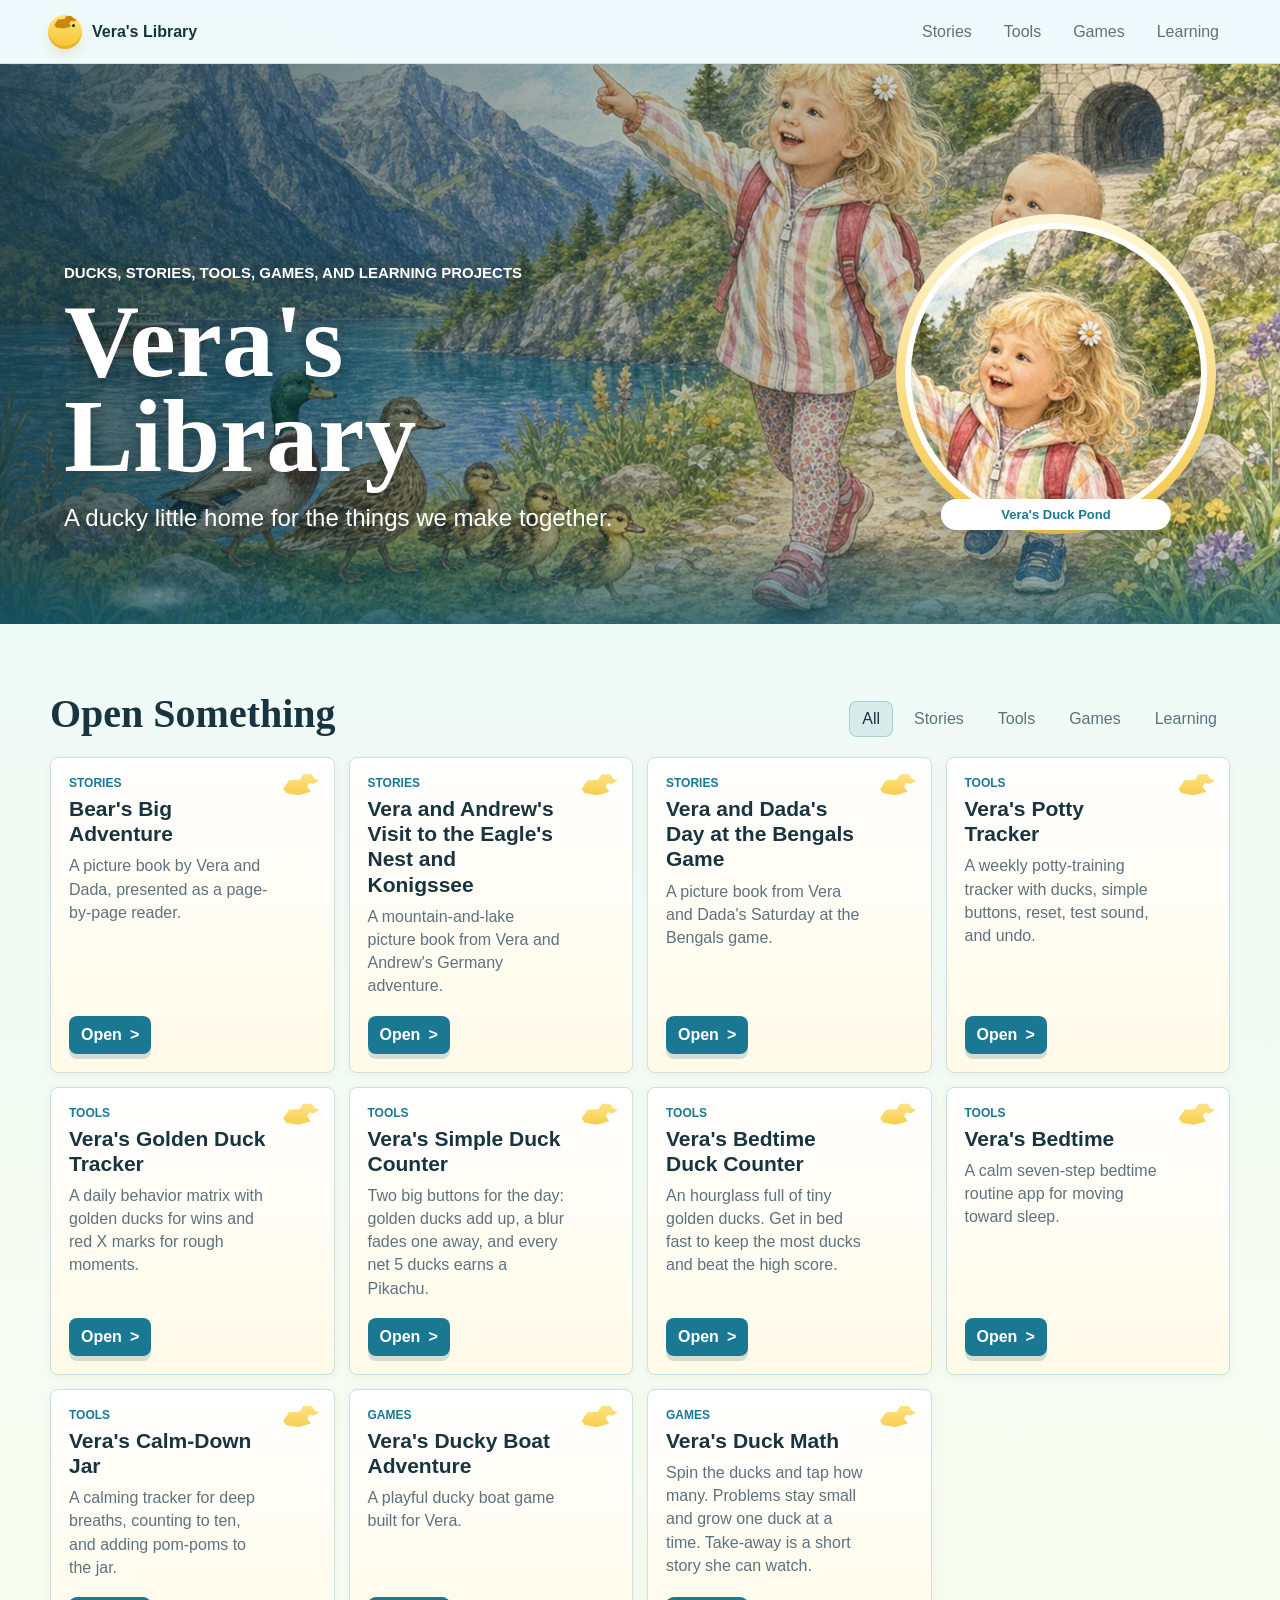
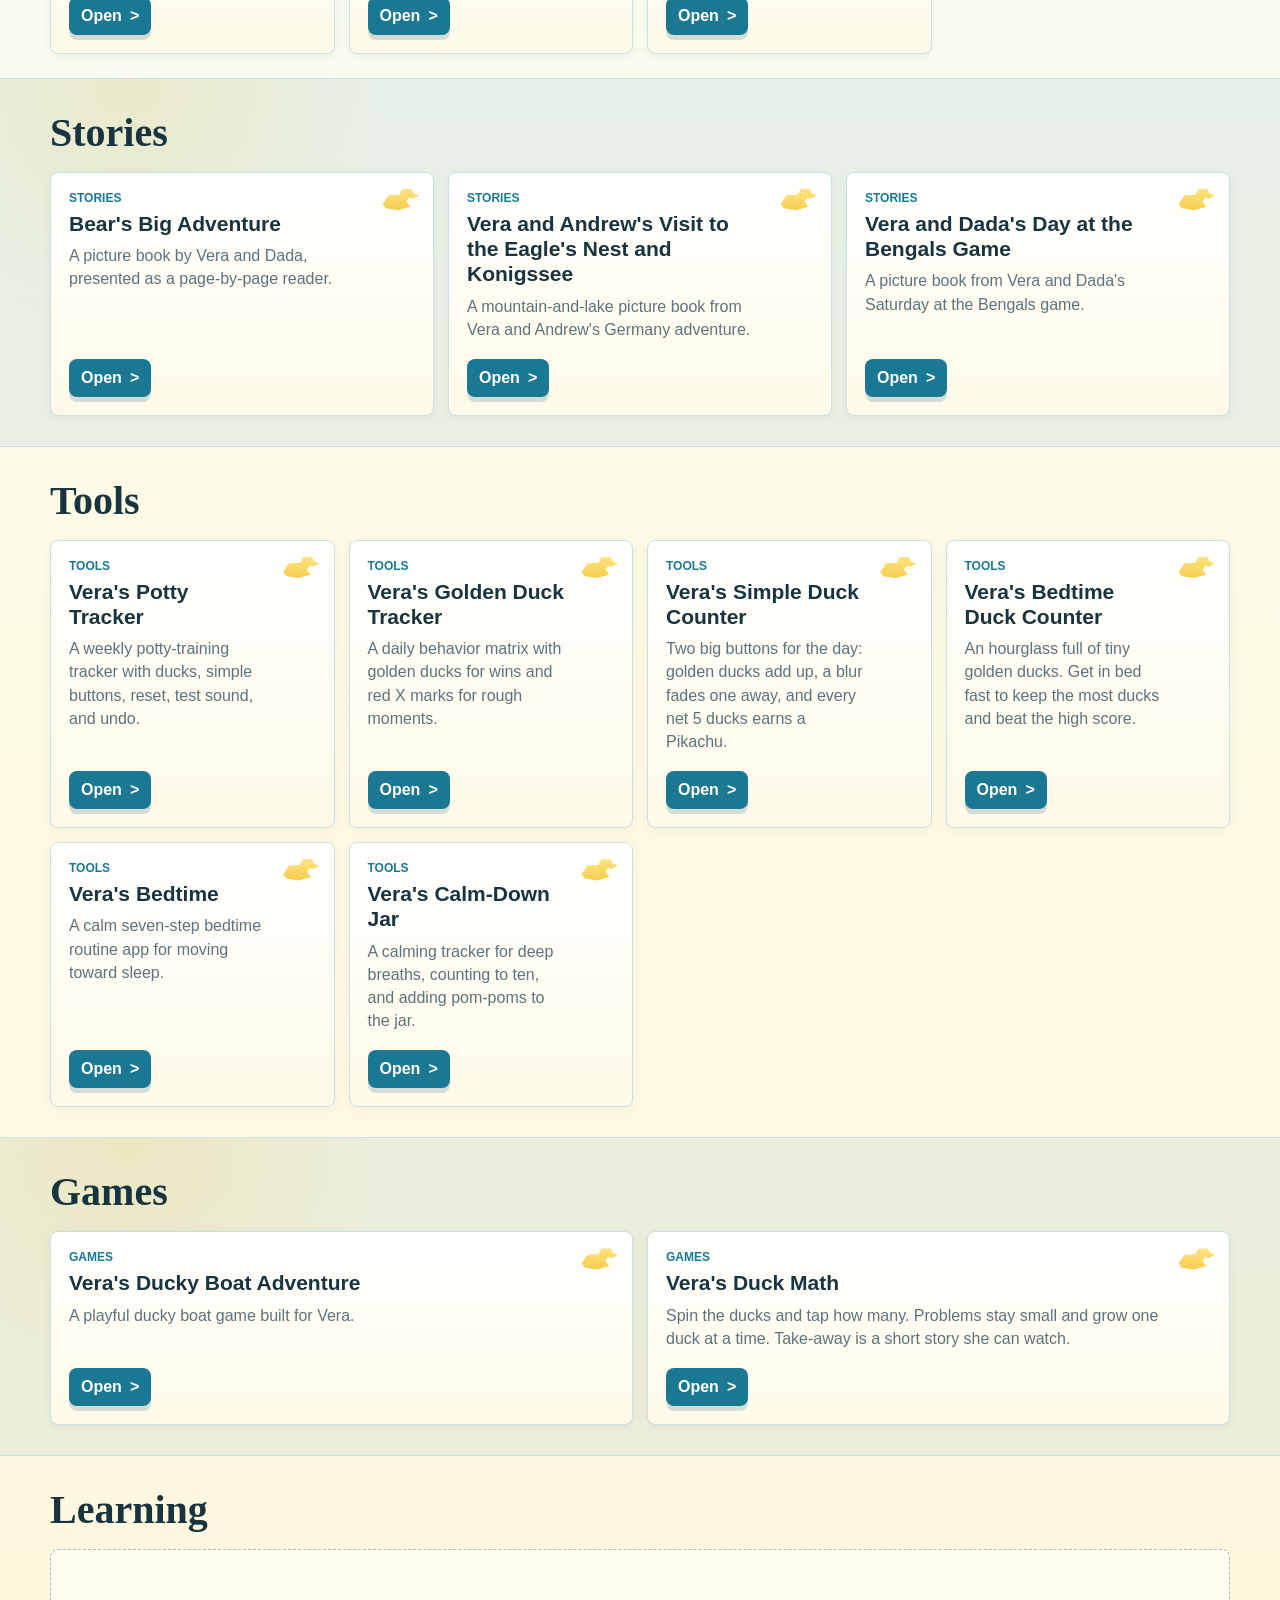
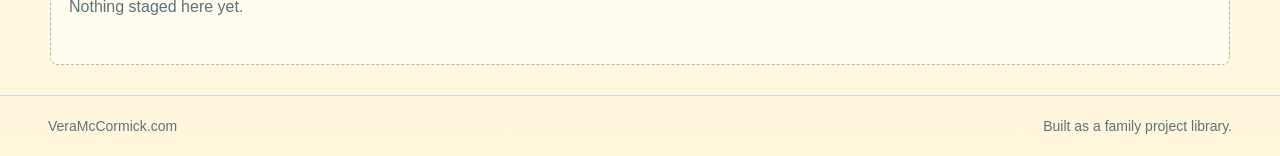
<file: index.html>
<!DOCTYPE html>
<html lang="en">
<head>
  <meta charset="UTF-8">
  <meta name="viewport" content="width=device-width, initial-scale=1.0">
  <meta name="robots" content="noindex,nofollow">
  <title>Vera's Library</title>
  <link rel="stylesheet" href="styles.css">
</head>
<body>
  <header class="site-header" aria-label="Vera's Library">
    <a class="brand" href="#top" aria-label="Vera's Library home">
      <span class="brand-mark" aria-hidden="true">V</span>
      <span class="brand-text">Vera's Library</span>
    </a>
    <nav class="top-nav" aria-label="Sections">
      <a href="#stories">Stories</a>
      <a href="#tools">Tools</a>
      <a href="#games">Games</a>
      <a href="#learning">Learning</a>
    </nav>
  </header>

  <main id="top">
    <section class="hero" aria-label="Library overview">
      <div class="hero-copy">
        <p class="eyebrow">Ducks, stories, tools, games, and learning projects</p>
        <h1>Vera's Library</h1>
        <p class="summary">A ducky little home for the things we make together.</p>
      </div>
      <div class="hero-portrait" aria-label="Illustrated portrait of Vera">
        <img src="assets/vera-illustrated-headshot.webp" alt="Illustration of Vera">
        <div class="portrait-caption">Vera's Duck Pond</div>
      </div>
    </section>

    <section class="dashboard" aria-label="Library dashboard">
      <div class="section-heading">
        <h2>Open Something</h2>
        <div class="filter-controls" aria-label="Filter library">
          <button class="filter-button is-active" type="button" data-filter="all">All</button>
          <button class="filter-button" type="button" data-filter="stories">Stories</button>
          <button class="filter-button" type="button" data-filter="tools">Tools</button>
          <button class="filter-button" type="button" data-filter="games">Games</button>
          <button class="filter-button" type="button" data-filter="learning">Learning</button>
        </div>
      </div>
      <div id="library-grid" class="library-grid" aria-live="polite"></div>
    </section>

    <section class="module-band" id="stories" aria-label="Stories">
      <div class="module-inner">
        <h2>Stories</h2>
        <div class="module-list" data-section-list="stories"></div>
      </div>
    </section>

    <section class="module-band" id="tools" aria-label="Tools">
      <div class="module-inner">
        <h2>Tools</h2>
        <div class="module-list" data-section-list="tools"></div>
      </div>
    </section>

    <section class="module-band" id="games" aria-label="Games">
      <div class="module-inner">
        <h2>Games</h2>
        <div class="module-list" data-section-list="games"></div>
      </div>
    </section>

    <section class="module-band" id="learning" aria-label="Learning">
      <div class="module-inner">
        <h2>Learning</h2>
        <div class="module-list" data-section-list="learning"></div>
      </div>
    </section>
  </main>

  <footer class="site-footer">
    <span>VeraMcCormick.com</span>
    <span>Built as a family project library.</span>
  </footer>

  <script src="content.js?v=20261121b"></script>
  <script src="app.js"></script>
</body>
</html>
</file>
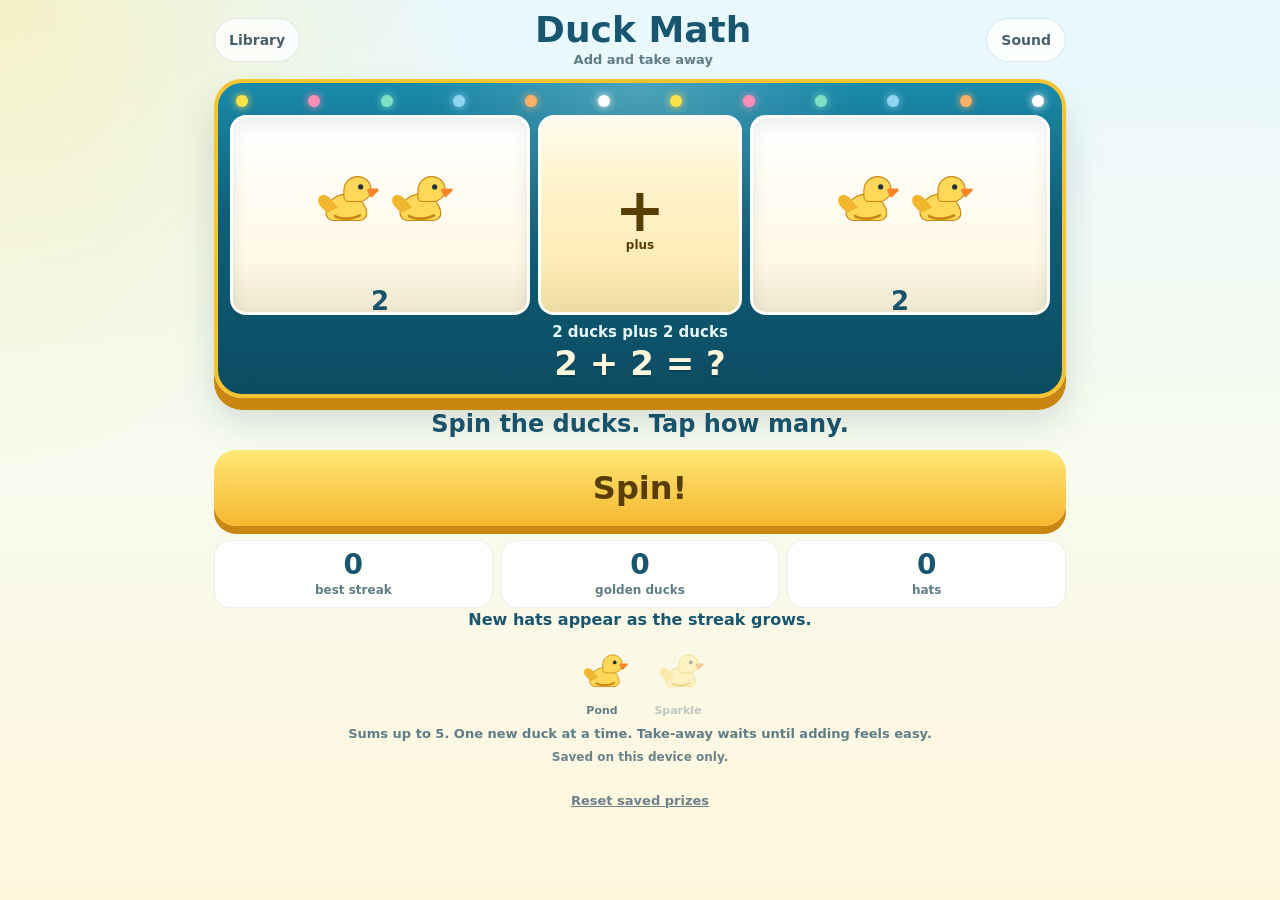
<file: games/duck-math/index.html>
<!DOCTYPE html>
<html lang="en">
<head>
<meta charset="UTF-8">
<meta name="viewport" content="width=device-width, initial-scale=1, viewport-fit=cover">
<meta name="robots" content="noindex,nofollow">
<meta name="apple-mobile-web-app-capable" content="yes">
<meta name="apple-mobile-web-app-title" content="Duck Math">
<meta name="theme-color" content="#e8f8ff">
<title>Vera's Duck Math</title>
<style>
*{box-sizing:border-box}
[hidden]{display:none !important}
html,body{min-height:100%}
body{
  margin:0;
  font-family:ui-rounded,"Arial Rounded MT Bold","Trebuchet MS",system-ui,sans-serif;
  color:#27323a;
  background:
    radial-gradient(circle at top left,rgba(255,236,153,.55),transparent 30rem),
    linear-gradient(180deg,#e8f8ff 0%,#f7fbef 48%,#fff6dc 100%);
  overflow-x:hidden;
  padding-top:env(safe-area-inset-top);
  -webkit-tap-highlight-color:transparent;
  user-select:none;
}
button,a{font:inherit;color:inherit}
button{border:0;cursor:pointer;touch-action:manipulation}
button:focus-visible,a:focus-visible{outline:3px solid #18566f;outline-offset:3px}
.app{width:min(880px,100%);margin:0 auto;padding:12px 14px calc(22px + env(safe-area-inset-bottom))}
.topbar{display:flex;align-items:center;justify-content:space-between;gap:8px;margin-bottom:12px}
.home-link{
  color:#47626e;text-decoration:none;font-size:14px;font-weight:800;
  min-height:44px;padding:9px 14px;border-radius:999px;
  background:rgba(255,255,255,.78);border:1px solid rgba(79,126,148,.18);
  display:inline-flex;align-items:center;justify-content:center;
}
.title-block{text-align:center;flex:1;min-width:0}
h1{margin:0;font-size:clamp(22px,5vw,36px);color:#18566f;line-height:1}
.subtitle{margin:4px 0 0;color:#5f7d86;font-size:13px;font-weight:800}
.lede{text-align:center;font-weight:900;color:#18566f;font-size:clamp(18px,4vw,24px);margin:12px 0 0}
.fine{text-align:center;color:#6b8289;font-size:12px;font-weight:800;margin:8px 0 0}
.cabinet{
  position:relative;
  background:
    radial-gradient(circle at 50% 0%,rgba(255,255,255,.22),transparent 42%),
    linear-gradient(180deg,#1a8aaa 0%,#0f5f78 42%,#0c4c62 100%);
  border-radius:28px;
  padding:12px 12px 14px;
  border:4px solid #f6c431;
  box-shadow:0 12px 0 #c98712,0 22px 36px rgba(24,52,63,.16);
}
.cabinet.is-win{box-shadow:0 12px 0 #c98712,0 0 0 4px #ffe14a,0 22px 36px rgba(245,184,46,.35)}
.cabinet.is-jackpot{box-shadow:0 12px 0 #a87410,0 0 0 5px #ffe14a,0 0 40px rgba(255,225,74,.85)}
.cabinet.is-miss{box-shadow:0 12px 0 #9aa6d0,0 0 0 4px #d5def8,0 22px 36px rgba(80,100,160,.2)}
.cabinet.is-miss::after{
  content:"";position:absolute;inset:0;border-radius:24px;pointer-events:none;
  background:radial-gradient(circle at 50% 40%,rgba(228,236,255,.45),transparent 68%);
  animation:veil 1.1s ease forwards;
}
@keyframes veil{0%{opacity:0}30%{opacity:1}100%{opacity:0}}
.bulbs{display:flex;justify-content:space-between;gap:4px;padding:0 6px 8px}
.bulb{
  width:12px;height:12px;border-radius:50%;flex:0 0 auto;
  background:var(--c,#ffe14a);
  box-shadow:0 0 8px var(--c,#ffe14a);
  animation:blink 1.15s infinite;
  animation-delay:calc(var(--i) * .08s);
}
.cabinet.is-spin .bulb{animation-duration:.28s}
.cabinet.is-jackpot .bulb{animation-duration:.16s}
@keyframes blink{0%,100%{filter:brightness(1);transform:scale(1)}50%{filter:brightness(.5);transform:scale(.82)}}
.reels{display:grid;grid-template-columns:1fr .68fr 1fr;gap:8px}
.window{
  position:relative;overflow:hidden;height:var(--face,164px);
  background:linear-gradient(180deg,#fff,#fff6dc);
  border-radius:16px;border:3px solid rgba(255,255,255,.75);
  box-shadow:inset 0 8px 14px rgba(24,52,63,.12);
}
.window::after{
  content:"";position:absolute;inset:0;pointer-events:none;
  background:linear-gradient(180deg,rgba(255,255,255,.42),transparent 28%,transparent 72%,rgba(24,52,63,.08));
}
.strip{will-change:transform}
.face{
  height:var(--face,164px);
  display:flex;flex-direction:column;align-items:center;justify-content:flex-end;
  gap:2px;padding:2px 2px 4px;text-align:center;
}
.stack{flex:1 1 auto;display:flex;flex-direction:column;align-items:center;justify-content:center;min-height:0;width:100%;overflow:hidden}
.opface{justify-content:center}
.opface.plus{background:linear-gradient(180deg,#fff8df,#ffe9a8);color:#5a3d00}
.opface.take{background:linear-gradient(180deg,#f3f6ff,#d5def8);color:#3d4a7a}
.opglyph{font-size:clamp(36px,8vw,60px);font-weight:900;line-height:.9}
.opword{font-size:12px;font-weight:900;line-height:1.05;padding:0 3px}
.flock{display:flex;flex-wrap:wrap;justify-content:center;align-content:center;gap:2px;max-width:100%}
.flock.lg .duckimg{width:48px;height:48px}
.flock.md .duckimg{width:34px;height:34px}
.flock.sm{width:108px}
.flock.sm .duckimg{width:20px;height:20px}
.flock.misty{
  background:radial-gradient(circle,rgba(185,198,239,.75),rgba(228,236,255,.25) 72%);
  border-radius:14px;padding:3px;filter:blur(.6px);
}
.numeral{font-size:26px;font-weight:900;color:#18566f;line-height:1}
.none{font-size:28px;font-weight:900;color:#8aa0b4}
.caption{margin:8px 0 0;text-align:center;color:#e7f7fb;font-weight:800;font-size:15px;line-height:1.25}
.sumline{
  margin:4px 0 0;text-align:center;font-weight:900;line-height:1;
  font-size:clamp(22px,5vw,34px);color:#fff8dc;text-shadow:0 2px 0 rgba(0,0,0,.18);
}
.sumline.counting{font-size:clamp(30px,7vw,48px)}
.countpond{
  display:flex;flex-wrap:wrap;justify-content:center;align-content:center;gap:4px;
  background:linear-gradient(180deg,#fff,#fff6dc);border-radius:16px;
  min-height:var(--face,164px);padding:10px 8px 12px;
}
.cd{position:relative;width:46px;height:46px;display:inline-flex}
.cd .duckimg{width:46px;height:46px}
.cd em{
  position:absolute;left:50%;bottom:-2px;transform:translateX(-50%);
  font-style:normal;font-weight:900;font-size:12px;line-height:1.3;
  background:#fff;color:#18566f;border-radius:99px;min-width:16px;text-align:center;
  box-shadow:0 2px 0 rgba(24,52,63,.12);padding:0 3px;
}
.cd.got{animation:pop .28s ease}
.cd.leaving{animation:blurOut 1s ease forwards}
.zero{font-size:64px;font-weight:900;color:#18566f;width:100%;text-align:center}
@keyframes blurOut{0%{filter:blur(0);opacity:1;transform:scale(1)}100%{filter:blur(14px);opacity:0;transform:scale(1.25)}}
@keyframes streakPop{0%{transform:scale(.55)}70%{transform:scale(1.15)}100%{transform:scale(1)}}
@keyframes pop{0%{transform:scale(.96)}60%{transform:scale(1.08)}100%{transform:scale(1)}}
@keyframes reelSpin{
  0%{transform:translateY(0)}
  78%{transform:translateY(calc(var(--to) - 8px))}
  100%{transform:translateY(var(--to))}
}
.hud{display:flex;align-items:center;justify-content:space-between;gap:10px;margin-bottom:6px}
.streak{
  display:flex;align-items:center;gap:8px;
  background:rgba(255,255,255,.88);border:1px solid rgba(79,126,148,.16);
  border-radius:18px;padding:4px 12px 4px 4px;min-height:58px;
}
.streak .duckimg{width:48px;height:48px;display:block}
.streak-num{font-size:32px;font-weight:900;color:#18566f;line-height:1}
.streak-num.pop{animation:streakPop .4s ease}
.streak-num.rest{animation:softRest .8s ease}
@keyframes softRest{0%{filter:none;opacity:1}40%{filter:blur(6px);opacity:.4}100%{filter:none;opacity:1}}
.streak-label{font-size:12px;font-weight:800;color:#5f7d86}
.mult{
  display:inline-block;margin-left:4px;background:#18566f;color:#fff;
  border-radius:999px;padding:2px 7px;font-size:13px;vertical-align:middle;
}
.bank{
  background:linear-gradient(180deg,#ffe777,#f5b82e);color:#5a3d00;
  border-radius:18px;min-height:58px;padding:6px 12px;font-weight:900;
  display:flex;align-items:center;gap:6px;
  box-shadow:0 6px 0 rgba(201,135,18,.35);position:relative;
}
.bank .duckimg{width:34px;height:34px}
.bank b{font-size:26px;line-height:1}
.floater{
  position:absolute;left:50%;top:-6px;transform:translateX(-50%);
  color:#8a5a00;font-weight:900;font-size:20px;pointer-events:none;
  animation:floatUp 1.1s ease forwards;
}
@keyframes floatUp{to{transform:translate(-50%,-28px);opacity:0}}
.goal{min-height:26px;margin:2px 0 8px;text-align:center;font-weight:900;color:#18566f;font-size:16px;line-height:1.25}
.goal.yes,.goal.jack,.goal.soft{background:rgba(255,253,246,.94);border-radius:16px;padding:6px 10px}
.goal.yes{color:#8a5a00}
.goal.jack{color:#8a5a00;font-size:clamp(20px,4.5vw,28px)}
.goal.soft{color:#3d4a7a}
.answers{display:grid;gap:12px;margin-top:12px}
.answers.n3{grid-template-columns:repeat(3,1fr)}
.answers.n4{grid-template-columns:1fr 1fr}
.reels.single{grid-template-columns:1fr}
.wideface{justify-content:center}
.eq{display:flex;align-items:center;justify-content:center;width:100%;gap:2px}
.side{width:44%;display:flex;flex-direction:column;align-items:center;gap:2px}
.side .flock{flex-wrap:nowrap}
.plusmark{font-size:clamp(32px,8vw,48px);font-weight:900;color:#5a3d00;line-height:1}
.duckbtn{position:relative;display:inline-flex;padding:0;background:transparent;border-radius:14px;line-height:0}
.duckbtn .duckimg{width:100%;height:100%;display:block}
.flock.lg .duckbtn{width:56px;height:56px}
.flock.md .duckbtn{width:46px;height:46px}
.flock.sm .duckbtn{width:36px;height:36px}
.flock.xs .duckbtn{width:30px;height:30px}
.duckbtn.lit{background:radial-gradient(circle,rgba(255,225,74,.9),rgba(255,225,74,.25) 68%,transparent 72%)}
.duckbtn em{
  position:absolute;left:50%;bottom:0;transform:translateX(-50%);
  font-style:normal;font-weight:900;font-size:13px;line-height:1.25;
  background:#fff;color:#18566f;border-radius:99px;min-width:16px;text-align:center;
  box-shadow:0 1px 0 rgba(24,52,63,.16);padding:0 3px;
}
.pond{
  position:relative;overflow:hidden;min-height:156px;
  background:linear-gradient(180deg,#e7f7ff 0%,#fff 58%,#fff6dc 100%);
  border-radius:16px;border:3px solid rgba(255,255,255,.8);
  box-shadow:inset 0 8px 14px rgba(24,52,63,.08);
  padding:14px 8px 12px;
}
.pond-ducks{position:relative;z-index:1;display:flex;flex-wrap:wrap;justify-content:center;align-items:flex-end;gap:6px;min-height:112px}
.pond .duckbtn{width:62px;height:62px}
.duckbtn.bob{animation:bob 1.5s ease-in-out infinite}
.duckbtn.bob:nth-child(2n){animation-delay:.22s}
@keyframes bob{0%,100%{transform:translateY(0)}50%{transform:translateY(-8px)}}
.duckbtn.swimaway{animation:swimAway 1.05s ease forwards;pointer-events:none}
@keyframes swimAway{
  0%{transform:translateY(0) scale(1);filter:none;opacity:1}
  40%{transform:translateY(-16px) scale(1.08);filter:blur(7px);opacity:.45}
  100%{transform:translateY(-46px) scale(1.18);filter:blur(16px);opacity:0}
}
.duckbtn.gone{display:none}
.ripples{position:absolute;left:8%;right:8%;bottom:10px;height:14px;z-index:0;pointer-events:none}
.ripples i{position:absolute;height:8px;border-radius:50%;background:rgba(27,120,147,.18)}
.ripples i:nth-child(1){left:6%;width:28%}
.ripples i:nth-child(2){left:38%;width:22%;bottom:4px}
.ripples i:nth-child(3){right:8%;width:26%}
.recount{
  display:block;margin:8px auto 0;background:transparent;color:#18566f;
  font-weight:800;font-size:15px;min-height:44px;text-decoration:underline;
}
.level-note{text-align:center;color:#5f7d86;font-size:13px;font-weight:800;margin:8px 0 0;line-height:1.35}
.caption.ask{font-size:18px;color:#fff}
.choice{
  width:100%;min-height:92px;border-radius:22px;font-size:clamp(40px,10vw,64px);font-weight:900;line-height:1;
  box-shadow:0 8px 0 rgba(24,52,63,.14);
}
.choice:active:not(:disabled){transform:translateY(2px)}
.choice.popin{animation:arrive .22s ease both}
@keyframes arrive{from{opacity:.35}to{opacity:1}}
.choice.c0{background:linear-gradient(180deg,#ffe777,#f5b82e);color:#5a3d00}
.choice.c1{background:linear-gradient(180deg,#2f9bb8,#1b7893);color:#fff}
.choice.c2{background:linear-gradient(180deg,#f0917a,#d66c55);color:#fff}
.choice.c3{background:linear-gradient(180deg,#5cb883,#3e9a62);color:#fff}
.choice:disabled{opacity:.45}
.choice.is-yes{
  opacity:1;animation:yesPulse .8s ease infinite;
  box-shadow:0 0 0 4px #fff,0 0 0 8px #ffe14a;
}
.choice.is-mist{
  opacity:.9;filter:blur(1.1px);
  background:linear-gradient(180deg,#e4ecff,#b9c6ef);color:#3d4a7a;
  box-shadow:none;
}
.choice.is-dim{opacity:.32}
@keyframes yesPulse{50%{transform:scale(1.04)}}
.hint{text-align:center;color:#5f7d86;font-weight:800;margin:8px 0 0;font-size:14px}
.go{
  width:100%;min-height:76px;border-radius:22px;margin-top:12px;
  background:linear-gradient(180deg,#ffe777,#f5b82e);color:#5a3d00;
  font-size:32px;font-weight:900;box-shadow:0 8px 0 #c98712;
}
.go:active{transform:translateY(2px);box-shadow:0 5px 0 #c98712}
#again{position:sticky;bottom:8px;z-index:5}
.stats{display:grid;grid-template-columns:repeat(3,1fr);gap:8px;margin-top:14px}
.stats div{background:rgba(255,255,255,.88);border-radius:16px;padding:10px 4px;text-align:center;border:1px solid rgba(79,126,148,.12)}
.stats b{display:block;font-size:28px;color:#18566f;line-height:1}
.stats span{display:block;margin-top:4px;font-size:12px;font-weight:800;color:#5f7d86}
.shelf{display:flex;flex-wrap:wrap;gap:8px;justify-content:center;margin-top:12px}
.shelf figure{margin:0;width:68px;text-align:center}
.shelf .duckimg{width:52px;height:52px}
.shelf figcaption{font-size:11px;font-weight:800;color:#5f7d86}
.shelf .ghost{opacity:.38}
.quiet{
  display:block;margin:14px auto 0;background:transparent;color:#6b8289;
  font-weight:800;font-size:13px;text-decoration:underline;min-height:44px;padding:8px 12px;
}
.sheet{
  position:fixed;left:0;right:0;top:0;bottom:0;z-index:30;
  background:rgba(24,52,63,.38);
  display:flex;align-items:flex-end;justify-content:center;
}
.sheet-card{
  width:min(560px,100%);
  background:#fffdf6;border-radius:24px 24px 0 0;
  padding:18px 16px calc(18px + env(safe-area-inset-bottom));
  box-shadow:0 -12px 40px rgba(24,52,63,.2);
}
.sheet-card h2{margin:0;color:#18566f;font-size:28px}
.sheet-card p{color:#47626e;font-weight:800;line-height:1.35}
.live{position:absolute;width:1px;height:1px;overflow:hidden;clip:rect(0 0 0 0)}
.topbar,.hud,.goal{position:relative;z-index:6}
#fx{position:fixed;left:0;right:0;top:0;bottom:0;pointer-events:none;z-index:4;overflow:hidden}
.faller{position:fixed;top:-48px;z-index:4;pointer-events:none;animation:fall linear forwards}
.faller .duckimg{width:34px;height:34px}
.coin{
  width:16px;height:16px;border-radius:50%;
  background:radial-gradient(circle at 35% 35%,#fff6c2,#f5b82e 60%,#c98712);
  box-shadow:0 2px 0 #a87410;
}
@keyframes fall{to{transform:translateY(108vh) rotate(340deg)}}
@media (min-width:720px){
  .answers.n4{grid-template-columns:repeat(4,1fr)}
  .choice{min-height:110px}
  .flock.lg .duckimg,.flock.lg .duckbtn{width:72px;height:72px}
  .flock.md .duckimg,.flock.md .duckbtn{width:56px;height:56px}
  .flock.sm .duckimg,.flock.sm .duckbtn{width:44px;height:44px}
  .flock.xs .duckimg,.flock.xs .duckbtn{width:36px;height:36px}
  .pond .duckbtn{width:76px;height:76px}
  .cd,.cd .duckimg{width:54px;height:54px}
}
@media (max-height:700px){
  .choice{min-height:76px;font-size:40px}
  .go{min-height:64px;font-size:28px}
}
@media (prefers-reduced-motion:reduce){
  .bulb,.choice.popin,.streak-num.pop,.streak-num.rest,.floater,.cd.got,.duckbtn.bob{animation:none !important}
  .cabinet.is-miss::after{animation:none;opacity:0}
  .duckbtn.swimaway{animation:none !important;opacity:.2;filter:blur(8px)}
}
</style>
</head>
<body>
<div class="app" id="app" data-phase="start">
  <div class="topbar">
    <a class="home-link" href="../../#games">Library</a>
    <div class="title-block">
      <h1>Duck Math</h1>
      <p class="subtitle">Add and take away</p>
    </div>
    <button class="home-link mute" id="mute" type="button" aria-pressed="true">Sound</button>
  </div>

  <section id="start">
    <div class="cabinet" id="startCab">
      <div class="bulbs" id="startBulbs"></div>
      <div class="reels">
        <div class="window" id="startA"></div>
        <div class="window" id="startOp"></div>
        <div class="window" id="startB"></div>
      </div>
      <p class="caption">2 ducks plus 2 ducks</p>
      <p class="sumline">2 + 2 = ?</p>
    </div>
    <p class="lede" id="lede">Spin the ducks. Tap how many.</p>
    <button class="go" id="play" type="button">Spin!</button>
    <div class="stats" aria-label="Saved prizes">
      <div><b id="best">0</b><span>best streak</span></div>
      <div><b id="startBank">0</b><span>golden ducks</span></div>
      <div><b id="hatCount">0</b><span>hats</span></div>
    </div>
    <p class="goal" id="startGoal"></p>
    <div class="shelf" id="startShelf" aria-label="Duck hats"></div>
    <p class="level-note" id="levelNote"></p>
    <p class="fine">Saved on this device only.</p>
    <button class="quiet" id="reset" type="button">Reset saved prizes</button>
  </section>

  <section id="stage" hidden>
    <div class="hud">
      <div class="streak" aria-live="polite">
        <span id="streakDuck"></span>
        <div>
          <div class="streak-num" id="streakNum">0<span class="mult" id="mult" hidden>×2</span></div>
          <div class="streak-label" id="streakLabel">in a row</div>
        </div>
      </div>
      <button class="bank" id="bankBtn" type="button" aria-label="Golden ducks and hats">
        <span id="bankDuck"></span>
        <b id="bankNum">0</b>
      </button>
    </div>
    <p class="goal" id="goal"></p>
    <div class="cabinet" id="cabinet">
      <div class="bulbs" id="playBulbs"></div>
      <div class="reels single" id="reels">
        <div class="window wide"><div class="strip" id="stripAdd"></div></div>
      </div>
      <div class="pond" id="pond" hidden>
        <div class="ripples" aria-hidden="true"><i></i><i></i><i></i></div>
        <div class="pond-ducks" id="pondDucks"></div>
      </div>
      <div class="countpond" id="countpond" hidden></div>
      <p class="caption" id="caption"></p>
      <p class="sumline" id="sumline"></p>
    </div>
    <div class="answers" id="answers" role="group" aria-label="Answers"></div>
    <p class="hint" id="hint" hidden>Tap each duck to count, then tap the number.</p>
    <button class="recount" id="recount" type="button" hidden>Count again</button>
    <button class="go" id="again" type="button" hidden>Spin again</button>
  </section>
</div>

<div class="sheet" id="sheet" hidden>
  <div class="sheet-card" role="dialog" aria-labelledby="sheetTitle">
    <h2 id="sheetTitle">Your ducks</h2>
    <p id="sheetText"></p>
    <div class="shelf" id="sheetShelf"></div>
    <button class="go" id="sheetClose" type="button">Keep spinning</button>
  </div>
</div>
<div class="live" id="live" aria-live="polite"></div>
<div id="fx"></div>

<script>
(function () {
  var KEY = "vera-duck-math-v2";
  var OLD_KEY = "vera-duck-math-v1";
  var SOUND_KEY = "veraGoldenDuckTracker.sound";
  // Adaptive rule:
  // Target about 95% correct in a rolling window of the last 20 answers.
  // That is not a 10% miss rate. The 10-12% figure is the skill stretch:
  // each level adds one to the max sum or one new number (a single extra duck).
  // From sums around 8 upward, +1 is about a 10-12% stretch. Earlier, +1 duck
  // is the smallest step. Step up only at or above 95% and without hesitation.
  // Step down after 2 misses in a short span, or 3 slow answers. One miss
  // does not change the level. Streaks and jackpots never change the math.
  // A new sitting starts one step below the saved level.
  var ADAPT_WINDOW = 20;
  var ADAPT_TARGET = 0.95;
  var ADAPT_MIN_SAMPLES = 16;
  var ADAPT_MISS_SPAN = 5;
  var ADAPT_MISS_DROP = 2;
  var ADAPT_SLOW_SPAN = 8;
  var ADAPT_SLOW_DROP = 3;
  var ADAPT_DROP_COOLDOWN = 3;
  var ADAPT_FLUENT = 0.9;
  var SESSION_GAP_MS = 10 * 60 * 1000;
  var ADD_LADDER = [
    { maxSum: 3, maxPart: 2 },
    { maxSum: 4, maxPart: 2 },
    { maxSum: 4, maxPart: 3 },
    { maxSum: 5, maxPart: 3 },
    { maxSum: 5, maxPart: 4 },
    { maxSum: 6, maxPart: 3 },
    { maxSum: 6, maxPart: 4 },
    { maxSum: 6, maxPart: 5 },
    { maxSum: 7, maxPart: 4 },
    { maxSum: 7, maxPart: 5 },
    { maxSum: 8, maxPart: 4 },
    { maxSum: 8, maxPart: 5 },
    { maxSum: 9, maxPart: 5 },
    { maxSum: 10, maxPart: 5 }
  ];
  var ADD_START = 3;
  var SUB_UNLOCK_AT = 5;
  var SUB_LADDER = [
    { from: 2, take: 1 },
    { from: 3, take: 1 },
    { from: 4, take: 1 },
    { from: 5, take: 1 },
    { from: 3, take: 2 },
    { from: 4, take: 2 },
    { from: 5, take: 2 },
    { from: 6, take: 1 },
    { from: 6, take: 2 },
    { from: 7, take: 1 },
    { from: 7, take: 2 },
    { from: 5, take: 3 },
    { from: 8, take: 1 },
    { from: 8, take: 2 }
  ];
  var SUB_SIGN_AT = 4;
  var WORDS = ["zero", "one", "two", "three", "four", "five", "six", "seven", "eight", "nine", "ten"];
  var JACKPOT = { 5: 8, 10: 12, 20: 25, 30: 40, 40: 55, 50: 80 };
  var TIERS = [
    { id: "pond", name: "Pond", at: 0, mult: 1, body: "#ffd85a", wing: "#f0b62d", stroke: "#c98712" },
    { id: "sparkle", name: "Sparkle", at: 3, mult: 2, body: "#ffe98a", wing: "#ffd24a", stroke: "#e0a800", hat: "sparkle" },
    { id: "sailor", name: "Sailor", at: 5, mult: 2, body: "#9adcf5", wing: "#6ec4ea", stroke: "#1b7893", hat: "sailor" },
    { id: "flower", name: "Flower", at: 8, mult: 3, body: "#ffc2dd", wing: "#f7a4c8", stroke: "#d66c99", hat: "flower" },
    { id: "crown", name: "Crown", at: 12, mult: 3, body: "#ffe08a", wing: "#f5c044", stroke: "#c98712", hat: "crown" },
    { id: "rainbow", name: "Rainbow", at: 16, mult: 4, body: "#fff", wing: "#ffb7d5", stroke: "#7c5cdb", hat: "sparkle", rainbow: true },
    { id: "golden", name: "Golden", at: 20, mult: 5, body: "#ffe14a", wing: "#ffbf1f", stroke: "#c98712", hat: "crown", shine: true },
    { id: "party", name: "Party", at: 30, mult: 6, body: "#d7c6ff", wing: "#c4b0ff", stroke: "#7c5cdb", hat: "party" },
    { id: "star", name: "Star", at: 40, mult: 7, body: "#9cf0d8", wing: "#6ad7c4", stroke: "#1b7893", hat: "star" },
    { id: "legend", name: "Legend", at: 50, mult: 8, body: "#fff6c2", wing: "#ffe14a", stroke: "#e0a800", hat: "legend", shine: true }
  ];
  var BULB_COLORS = ["#ffe14a", "#ff8fb8", "#7ee0c5", "#8fd4f0", "#ffb067", "#fff"];
  var reduceMotion = window.matchMedia && window.matchMedia("(prefers-reduced-motion: reduce)").matches;
  var svgN = 1;
  var audioCtx = null;
  var soundOn = true;
  var state = null;
  var phase = "start";
  var problem = null;
  var choices = [];
  var lastKey = "";
  var timers = [];
  var pendingSpin = false;
  var countRun = 0;

  function $(id) { return document.getElementById(id); }

  function rand(min, max) { return min + Math.floor(Math.random() * (max - min + 1)); }

  function shuffle(arr) {
    for (var i = arr.length - 1; i > 0; i--) {
      var j = Math.floor(Math.random() * (i + 1));
      var t = arr[i];
      arr[i] = arr[j];
      arr[j] = t;
    }
    return arr;
  }

  function plural(n, word) { return n + " " + word + (n === 1 ? "" : "s"); }

  function clampInt(n, min, max) {
    n = parseInt(n, 10);
    if (isNaN(n)) return min;
    if (n < min) return min;
    if (n > max) return max;
    return n;
  }

  function fresh() {
    return {
      best: 0, streak: 0, bank: 0, hats: [], solved: 0,
      addLevel: ADD_START, subLevel: 0, subUnlocked: false, sinceSub: 0,
      addLog: [], subLog: [], addMark: 0, subMark: 0, addCooldown: 0, subCooldown: 0,
      savedAt: Date.now()
    };
  }

  function word(n) { return WORDS[n] || String(n); }

  function isSlow(ms, howMany) {
    var limit = howMany <= 5 ? 9000 : howMany <= 7 ? 12000 : 15000;
    return ms > limit;
  }

  function consider(log, level, min, max, mark, cooldown) {
    var change = "hold";
    var i;
    if (cooldown > 0) {
      return { level: level, mark: mark, cooldown: cooldown - 1, change: "hold" };
    }
    var after = [];
    for (i = mark; i < log.length; i++) after.push(log[i]);
    var missSpan = after.slice(-ADAPT_MISS_SPAN);
    var misses = 0;
    for (i = 0; i < missSpan.length; i++) if (!missSpan[i].ok) misses++;
    if (misses >= ADAPT_MISS_DROP) change = "down";
    if (change !== "down") {
      var slowSpan = after.slice(-ADAPT_SLOW_SPAN);
      var slows = 0;
      for (i = 0; i < slowSpan.length; i++) if (slowSpan[i].slow) slows++;
      if (slows >= ADAPT_SLOW_DROP) change = "down";
    }
    var since = log.length - mark;
    if (change !== "down" && since >= ADAPT_MIN_SAMPLES) {
      var recent = log.slice(-ADAPT_WINDOW);
      if (recent.length >= ADAPT_MIN_SAMPLES) {
        var correct = 0;
        var fast = 0;
        for (i = 0; i < recent.length; i++) {
          if (recent[i].ok) {
            correct++;
            if (!recent[i].slow) fast++;
          }
        }
        var acc = correct / recent.length;
        var last3 = recent.slice(-3);
        var last3ok = last3.length === 3;
        for (i = 0; i < last3.length; i++) if (!last3[i].ok || last3[i].slow) last3ok = false;
        var fluent = correct > 0 && (fast / correct) >= ADAPT_FLUENT;
        if (acc + 1e-9 >= ADAPT_TARGET && last3ok && fluent) change = "up";
      }
    }
    var next = level;
    var nextMark = mark;
    var nextCool = 0;
    if (change === "down" && level > min) {
      next = level - 1;
      nextMark = log.length;
      nextCool = ADAPT_DROP_COOLDOWN;
    } else if (change === "up" && level < max) {
      next = level + 1;
      nextMark = log.length;
    } else change = "hold";
    return { level: next, mark: nextMark, cooldown: nextCool, change: change };
  }

  function tierAt(streak) {
    var t = TIERS[0];
    for (var i = 0; i < TIERS.length; i++) {
      if (TIERS[i].at <= streak) t = TIERS[i];
      else break;
    }
    return t;
  }

  function dropStreak(streak) {
    if (streak <= 0) return 0;
    var prev = 0;
    for (var i = 0; i < TIERS.length; i++) {
      if (TIERS[i].at < streak) prev = TIERS[i].at;
      else break;
    }
    return prev;
  }

  function nextGoal(streak) {
    var nextT = null;
    var i;
    for (i = 0; i < TIERS.length; i++) {
      if (TIERS[i].at > streak) { nextT = TIERS[i]; break; }
    }
    var jacks = [5, 10, 20, 30, 40, 50];
    var nextJ = null;
    for (i = 0; i < jacks.length; i++) {
      if (jacks[i] > streak) { nextJ = jacks[i]; break; }
    }
    if (!nextT && !nextJ) return "Legend streak. Keep spinning!";
    var tDist = nextT ? nextT.at - streak : 99;
    var jDist = nextJ ? nextJ - streak : 99;
    if (jDist <= tDist) {
      var left = nextJ - streak;
      return left + " more for a golden jackpot";
    }
    return tDist + " more for " + nextT.name + " ducks";
  }

  function addSpec(level) {
    var i = clampInt(level, 0, ADD_LADDER.length - 1);
    return ADD_LADDER[i];
  }

  function additionPairs(level) {
    var spec = addSpec(level);
    var floor = Math.max(2, spec.maxSum - 1);
    var list = [];
    var a, b;
    for (a = 1; a <= spec.maxPart; a++) {
      for (b = 1; b <= spec.maxPart; b++) {
        var sum = a + b;
        if (sum < floor || sum > spec.maxSum) continue;
        list.push([a, b]);
      }
    }
    return list;
  }

  function choiceCount(maxSum, track) {
    if (track === "sub") return 3;
    return maxSum <= 6 ? 3 : 4;
  }

  function makeChoices(answer, n) {
    var deltas = [1, -1, 2, -2, 3, -3, 4, -4];
    var pool = [];
    var i;
    for (i = 0; i < deltas.length; i++) {
      var v = answer + deltas[i];
      if (v < 0 || v > 12 || v === answer) continue;
      if (pool.indexOf(v) < 0) pool.push(v);
    }
    var picks = pool.slice(0, Math.max(1, n - 1));
    picks.push(answer);
    return shuffle(picks);
  }

  function buildProblem(s, prevKey) {
    var useSub = !!(s.subUnlocked && s.sinceSub >= 4);
    if (useSub) {
      s.sinceSub = 0;
      var spec = SUB_LADDER[clampInt(s.subLevel, 0, SUB_LADDER.length - 1)];
      var showMinus = s.subLevel >= SUB_SIGN_AT;
      return {
        problem: {
          track: "sub", op: "-", a: spec.from, b: spec.take, answer: spec.from - spec.take,
          showMinus: showMinus, maxSum: spec.from
        },
        key: "sub" + spec.from + "-" + spec.take
      };
    }
    if (s.subUnlocked) s.sinceSub++;
    var levelSpec = addSpec(s.addLevel);
    var pair;
    if (!s.solved) pair = prevKey === "2+1" ? [1, 2] : [2, 1];
    else {
      var pairs = additionPairs(s.addLevel);
      var usable = [];
      var i;
      for (i = 0; i < pairs.length; i++) {
        if (pairs[i][0] + "+" + pairs[i][1] !== prevKey) usable.push(pairs[i]);
      }
      if (!usable.length) usable = pairs;
      pair = usable[rand(0, usable.length - 1)];
    }
    return {
      problem: {
        track: "add", op: "+", a: pair[0], b: pair[1], answer: pair[0] + pair[1],
        showMinus: false, maxSum: levelSpec.maxSum
      },
      key: pair[0] + "+" + pair[1]
    };
  }

  function rewardFor(prev, next, owned) {
    var t = tierAt(next);
    var p = tierAt(prev);
    var hat = null;
    if (t.id !== p.id && t.id !== "pond" && owned.indexOf(t.id) < 0) hat = t.id;
    var jack = JACKPOT[next] || 0;
    return { total: t.mult + jack, mult: t.mult, jack: jack, hat: hat, tier: t };
  }

  function readStore(key) {
    try {
      var raw = JSON.parse(localStorage.getItem(key));
      if (raw && typeof raw === "object") return raw;
    } catch (e) {}
    return null;
  }

  function cleanLog(list) {
    var out = [];
    if (Object.prototype.toString.call(list) !== "[object Array]") return out;
    var i;
    for (i = Math.max(0, list.length - 40); i < list.length; i++) {
      var row = list[i];
      if (!row || typeof row !== "object") continue;
      out.push({ ok: !!row.ok, slow: !!row.slow });
    }
    return out;
  }

  function copyPrizes(from, f) {
    f.best = clampInt(from.best, 0, 9999);
    f.streak = clampInt(from.streak, 0, 9999);
    f.bank = clampInt(from.bank, 0, 999999);
    f.solved = clampInt(from.solved, 0, 999999);
    var known = {};
    var i;
    for (i = 0; i < TIERS.length; i++) known[TIERS[i].id] = true;
    if (Object.prototype.toString.call(from.hats) === "[object Array]") {
      for (i = 0; i < from.hats.length; i++) {
        var id = from.hats[i];
        if (known[id] && id !== "pond" && f.hats.indexOf(id) < 0) f.hats.push(id);
      }
    }
    if (f.best < f.streak) f.best = f.streak;
  }

  function sanitize(s) {
    var f = fresh();
    copyPrizes(s, f);
    if (s.addLevel != null) f.addLevel = clampInt(s.addLevel, 0, ADD_LADDER.length - 1);
    if (s.subLevel != null) f.subLevel = clampInt(s.subLevel, 0, SUB_LADDER.length - 1);
    f.subUnlocked = !!s.subUnlocked || f.addLevel >= SUB_UNLOCK_AT;
    f.sinceSub = clampInt(s.sinceSub, 0, 20);
    f.addLog = cleanLog(s.addLog);
    f.subLog = cleanLog(s.subLog);
    f.addMark = clampInt(s.addMark, 0, f.addLog.length);
    f.subMark = clampInt(s.subMark, 0, f.subLog.length);
    f.addCooldown = clampInt(s.addCooldown, 0, 10);
    f.subCooldown = clampInt(s.subCooldown, 0, 10);
    f.savedAt = clampInt(s.savedAt, 0, Date.now() + 1000);
    return f;
  }

  function load() {
    var raw = readStore(KEY);
    if (raw) {
      var f = sanitize(raw);
      if (f.savedAt && Date.now() - f.savedAt > SESSION_GAP_MS) {
        f.addLevel = Math.max(0, f.addLevel - 1);
        if (f.subLevel > 0) f.subLevel -= 1;
        f.addLog = [];
        f.subLog = [];
        f.addMark = 0;
        f.subMark = 0;
        f.addCooldown = 0;
        f.subCooldown = 0;
        f.sinceSub = 0;
      }
      f.savedAt = Date.now();
      return f;
    }
    var old = readStore(OLD_KEY);
    if (old) {
      var migrated = fresh();
      copyPrizes(old, migrated);
      return migrated;
    }
    return fresh();
  }

  function save() {
    state.savedAt = Date.now();
    try { localStorage.setItem(KEY, JSON.stringify(state)); } catch (e) {}
  }

  var speakToken = 0;

  function quietSpeech() {
    speakToken++;
    try { if (window.speechSynthesis) window.speechSynthesis.cancel(); } catch (e) {}
  }

  function speak(text) {
    if (!soundOn || !text) return;
    var synth = window.speechSynthesis;
    if (!synth || !window.SpeechSynthesisUtterance) return;
    var token = ++speakToken;
    var uttered;
    try {
      synth.resume();
      synth.cancel();
      uttered = new SpeechSynthesisUtterance(text);
      uttered.rate = 0.92;
      uttered.pitch = 1.12;
      uttered.lang = "en-US";
    } catch (e2) { return; }
    setTimeout(function () {
      if (token !== speakToken || !soundOn) return;
      try { synth.speak(uttered); } catch (e3) {}
    }, 60);
  }

  function initAudio() {
    if (!soundOn) return;
    var AC = window.AudioContext || window.webkitAudioContext;
    if (!AC) return;
    try {
      if (!audioCtx || audioCtx.state === "closed") audioCtx = new AC();
      if (audioCtx.state === "suspended") audioCtx.resume();
    } catch (e) {}
  }

  function whenReady(fn) {
    if (!soundOn) return;
    initAudio();
    if (!audioCtx) return;
    if (audioCtx.state === "running") fn();
    else audioCtx.resume().then(fn, fn);
  }

  function tone(freq, start, duration, type, volume) {
    if (!soundOn || !audioCtx) return;
    var osc = audioCtx.createOscillator();
    var gain = audioCtx.createGain();
    var t = audioCtx.currentTime + start;
    osc.type = type || "sine";
    osc.frequency.setValueAtTime(freq, t);
    gain.gain.setValueAtTime(0.0001, t);
    gain.gain.exponentialRampToValueAtTime(volume || 0.1, t + 0.02);
    gain.gain.exponentialRampToValueAtTime(0.0001, t + duration);
    osc.connect(gain);
    gain.connect(audioCtx.destination);
    osc.start(t);
    osc.stop(t + duration + 0.03);
  }

  function playTap() { whenReady(function () { tone(440, 0, 0.1, "sine", 0.07); }); }

  function playTick() { whenReady(function () { tone(720 + Math.random() * 80, 0, 0.045, "square", 0.03); }); }

  function playDing() { whenReady(function () { tone(880, 0, 0.12, "sine", 0.08); tone(1320, 0.06, 0.14, "triangle", 0.05); }); }

  function playCorrect() {
    whenReady(function () {
      [523, 659, 784, 1047].forEach(function (freq, i) { tone(freq, i * 0.08, 0.28, "sine", 0.12); });
    });
  }

  function playHat() {
    whenReady(function () {
      [523, 659, 784, 1047, 1318].forEach(function (freq, i) { tone(freq, i * 0.07, 0.3, "triangle", 0.1); });
      tone(1568, 0.45, 0.4, "sine", 0.06);
    });
  }

  function playJackpot() {
    whenReady(function () {
      var now = audioCtx.currentTime + 0.02;
      var lp = audioCtx.createBiquadFilter();
      var master = audioCtx.createGain();
      lp.type = "lowpass";
      lp.frequency.setValueAtTime(2400, now);
      master.gain.value = 0.9;
      lp.connect(master);
      master.connect(audioCtx.destination);
      function brass(f, t, d, v) {
        var o1 = audioCtx.createOscillator();
        var o2 = audioCtx.createOscillator();
        var g = audioCtx.createGain();
        o1.type = "sawtooth";
        o2.type = "square";
        o1.frequency.setValueAtTime(f, now + t);
        o2.frequency.setValueAtTime(f * 1.004, now + t);
        o1.connect(g); o2.connect(g); g.connect(lp);
        g.gain.setValueAtTime(0.0001, now + t);
        g.gain.exponentialRampToValueAtTime(v, now + t + 0.03);
        g.gain.exponentialRampToValueAtTime(0.0001, now + t + d);
        o1.start(now + t); o2.start(now + t);
        o1.stop(now + t + d + 0.05); o2.stop(now + t + d + 0.05);
      }
      [[523, 0, 0.14], [659, 0.16, 0.14], [784, 0.32, 0.16], [1047, 0.5, 0.2]].forEach(function (n) {
        brass(n[0], n[1], n[2], 0.07);
      });
      [523, 659, 784, 1047].forEach(function (f) { brass(f, 0.78, 1.2, 0.05); });
      for (var i = 0; i < 10; i++) tone([1568, 2093, 2637][i % 3], 0.8 + i * 0.08, 0.22, "sine", 0.05);
    });
  }

  function playPoof() {
    whenReady(function () {
      var t = audioCtx.currentTime + 0.02;
      var len = Math.floor(audioCtx.sampleRate * 0.85);
      var buf = audioCtx.createBuffer(1, len, audioCtx.sampleRate);
      var data = buf.getChannelData(0);
      for (var i = 0; i < len; i++) data[i] = Math.random() * 2 - 1;
      var src = audioCtx.createBufferSource();
      var bp = audioCtx.createBiquadFilter();
      var g = audioCtx.createGain();
      src.buffer = buf;
      bp.type = "bandpass";
      bp.Q.value = 0.9;
      bp.frequency.setValueAtTime(1600, t);
      bp.frequency.exponentialRampToValueAtTime(280, t + 0.75);
      g.gain.setValueAtTime(0.0001, t);
      g.gain.exponentialRampToValueAtTime(0.16, t + 0.1);
      g.gain.exponentialRampToValueAtTime(0.0001, t + 0.8);
      src.connect(bp); bp.connect(g); g.connect(audioCtx.destination);
      src.start(t); src.stop(t + 0.85);
      var o = audioCtx.createOscillator();
      var og = audioCtx.createGain();
      o.type = "sine";
      o.frequency.setValueAtTime(392, t);
      o.frequency.exponentialRampToValueAtTime(262, t + 0.55);
      og.gain.setValueAtTime(0.0001, t);
      og.gain.exponentialRampToValueAtTime(0.05, t + 0.08);
      og.gain.exponentialRampToValueAtTime(0.0001, t + 0.65);
      o.connect(og); og.connect(audioCtx.destination);
      o.start(t); o.stop(t + 0.7);
    });
  }

  function playCountBlip(i) {
    var scale = [523, 587, 659, 784, 880, 1047];
    whenReady(function () { tone(scale[i % scale.length], 0, 0.12, "sine", 0.05); });
  }

  function hatSVG(kind) {
    if (kind === "sparkle") {
      return '<path d="M10 12.5l1.1 2.8 2.8 1.1-2.8 1.1L10 20.3l-1.1-2.8-2.8-1.1 2.8-1.1z" fill="#fff6b0"/>' +
        '<path d="M18 6l.8 2 2 .8-2 .8-.8 2-.8-2-2-.8 2-.8z" fill="#fff"/>';
    }
    if (kind === "sailor") {
      return '<path d="M36 13.2c1.2-6 16-6 18.2 0H50c-.2-2.4-2.6-3.6-4.2-3.6s-4 1.2-4.2 3.6z" fill="#1b7893"/>' +
        '<rect x="34.5" y="12.4" width="22" height="3.2" rx="1.2" fill="#fff"/>';
    }
    if (kind === "flower") {
      return '<g fill="#ff8fb8"><circle cx="43" cy="8" r="3.1"/><circle cx="50.5" cy="8" r="3.1"/><circle cx="46.7" cy="4.6" r="3.1"/><circle cx="46.7" cy="11.2" r="3.1"/></g>' +
        '<circle cx="46.7" cy="8" r="2" fill="#ffe14a"/>';
    }
    if (kind === "crown") {
      return '<path d="M36 14.5l3.2-8 3.6 5.2 3.4-6.4 3.4 6.4 3.6-5.2 3.2 8z" fill="#ffe14a" stroke="#c98712" stroke-width="1" stroke-linejoin="round"/>';
    }
    if (kind === "party") {
      return '<path d="M45 14.5l4.2-12 4.3 12z" fill="#ff7ab8" stroke="#c94b86" stroke-width="1" stroke-linejoin="round"/>' +
        '<circle cx="49.2" cy="2.2" r="1.7" fill="#ffe14a"/>';
    }
    if (kind === "star") {
      return '<path d="M47 1.8l1.5 4.2 4.4.2-3.4 2.8 1.2 4.2L47 10.6l-3.7 2.6 1.2-4.2-3.4-2.8 4.4-.2z" fill="#ffe14a" stroke="#c98712" stroke-width=".8"/>';
    }
    if (kind === "legend") {
      return '<path d="M34 15l3.4-8.4 4 5.4 3.6-7 3.6 7 4-5.4 3.4 8.4z" fill="#ffe14a" stroke="#c98712" stroke-width="1" stroke-linejoin="round"/>' +
        '<path d="M47 0l1 2.6 2.6.4-2 1.7.7 2.5L47 6.1 44.7 7.2l.7-2.5-2-1.7 2.6-.4z" fill="#fff"/>';
    }
    return "";
  }

  function duckSVG(tier) {
    var id = "rb" + (svgN++);
    var body = tier.body;
    var defs = "";
    if (tier.rainbow) {
      defs = '<defs><linearGradient id="' + id + '" x1="0" y1="0" x2="1" y2="1">' +
        '<stop offset="0" stop-color="#ff8b8b"/><stop offset=".35" stop-color="#ffd15c"/>' +
        '<stop offset=".62" stop-color="#7dcea0"/><stop offset="1" stop-color="#7eb6ff"/></linearGradient></defs>';
      body = "url(#" + id + ")";
    }
    var shine = tier.shine ? '<ellipse cx="30" cy="40" rx="7" ry="3.4" fill="#fff" opacity=".5"/>' : "";
    return '<svg class="duckimg" viewBox="0 0 64 64" aria-hidden="true">' + defs +
      '<path d="M17 39c1.8-9.8 11.3-17 22-14.2 7.3 1.9 12.9 7.9 14.1 15.4.6 3.8-2.3 7.3-6.1 7.3H23.2c-4 0-7-3.8-6.2-8.5Z" fill="' + body + '" stroke="' + tier.stroke + '" stroke-width="1"/>' +
      shine +
      '<path d="M12.3 35.2c-2.6-2.7-3.2-6.5-1.3-8.8 2.1-2.5 6.5-1.8 9.4 1.4l7.4 8.1-10.1 5-5.4-5.7Z" fill="' + tier.wing + '"/>' +
      '<path d="M32.8 21.2c0-7.2 5.2-12.7 12.2-12.7 6.7 0 11.8 4.9 11.8 11.4 0 6.1-4.8 10.8-11.1 10.8h-8.5c-2.5 0-4.4-1.9-4.4-4.3v-5.2Z" fill="' + body + '" stroke="' + tier.stroke + '" stroke-width="1"/>' +
      hatSVG(tier.hat) +
      '<path d="M55.4 19.1h7.1c1.1 0 1.7 1.4.9 2.2l-5 4.9c-.8.8-2.2.5-2.7-.5l-2.1-4.4c-.5-1.1.3-2.2 1.8-2.2Z" fill="#f58528"/>' +
      '<circle cx="47.7" cy="17.7" r="2.3" fill="#25323a"/>' +
      '<path d="M25 43.6c5 3.1 15.3 3.2 22-.6" fill="none" stroke="' + tier.stroke + '" stroke-width="2.4" stroke-linecap="round"/>' +
      '</svg>';
  }

  function ducks(n, tier) {
    var html = "";
    for (var i = 0; i < n; i++) html += duckSVG(tier);
    return html;
  }

  function sizeClass(n) {
    if (n <= 2) return "lg";
    if (n === 3) return "md";
    if (n === 4) return "sm";
    return "xs";
  }

  function duckButtons(n, tier, tappable) {
    var html = "";
    var i;
    for (i = 0; i < n; i++) {
      if (tappable) html += '<button type="button" class="duckbtn">' + duckSVG(tier) + "</button>";
      else html += duckSVG(tier);
    }
    return html;
  }

  function sideHTML(n, tier, tappable) {
    return '<div class="side"><div class="flock ' + sizeClass(n) + '">' + duckButtons(n, tier, tappable) +
      '</div><div class="numeral">' + n + "</div></div>";
  }

  function wideFace(a, b, tier, tappable) {
    return '<div class="face wideface"><div class="eq">' + sideHTML(a, tier, tappable) +
      '<div class="plusmark">+</div>' + sideHTML(b, tier, tappable) + "</div></div>";
  }

  function faceHTML(count, tier) {
    var size = count <= 3 ? "lg" : count <= 5 ? "md" : "sm";
    return '<div class="face"><div class="stack"><div class="flock ' + size + '">' + ducks(count, tier) +
      '</div></div><div class="numeral">' + count + "</div></div>";
  }

  function opFace(op) {
    if (op === "-") return '<div class="face opface take"><div class="opglyph">&minus;</div><div class="opword">take away</div></div>';
    return '<div class="face opface plus"><div class="opglyph">+</div><div class="opword">plus</div></div>';
  }

  function captionFor(p) {
    if (p.track === "sub") return "How many ducks are left?";
    return plural(p.a, "duck") + " and " + p.b + " more " + (p.b === 1 ? "duck" : "ducks");
  }

  function speechFor(p) {
    if (p.track === "sub") {
      if (p.showMinus) return word(p.a) + " take away " + word(p.b) + ". How many ducks are left?";
      return "How many ducks are left?";
    }
    return word(p.a) + (p.a === 1 ? " duck and " : " ducks and ") + word(p.b) + " more " +
      (p.b === 1 ? "duck" : "ducks") + ". How many ducks?";
  }

  function equationFor(p, result) {
    var shown = result == null ? "?" : result;
    if (p.track === "sub" && !p.showMinus) return shown === "?" ? "?" : String(shown);
    var sym = p.op === "+" ? "+" : "\u2212";
    return p.a + " " + sym + " " + p.b + " = " + shown;
  }

  function levelBlurb() {
    var spec = addSpec(state.addLevel);
    var line = "Sums up to " + spec.maxSum + ". One new duck at a time.";
    if (!state.subUnlocked) return line + " Take-away waits until adding feels easy.";
    var sub = SUB_LADDER[clampInt(state.subLevel, 0, SUB_LADDER.length - 1)];
    return line + " Take-away story: " + sub.from + " ducks, " + sub.take + " swim away.";
  }

  function bulbHTML() {
    var html = "";
    for (var i = 0; i < 12; i++) {
      html += '<i class="bulb" style="--i:' + i + ";--c:" + BULB_COLORS[i % BULB_COLORS.length] + '"></i>';
    }
    return html;
  }

  function facePx() {
    if (window.innerWidth >= 720) return 200;
    if (window.innerHeight <= 700) return 142;
    return 164;
  }

  function applyFace() {
    var h = facePx();
    document.documentElement.style.setProperty("--face", h + "px");
    return h;
  }

  function later(fn, ms) {
    var id = setTimeout(fn, ms);
    timers.push(id);
    return id;
  }

  function clearTimers() {
    for (var i = 0; i < timers.length; i++) clearTimeout(timers[i]);
    timers = [];
    countRun++;
  }

  function setPhase(next) {
    phase = next;
    $("app").setAttribute("data-phase", next);
  }

  function setGoal(text, kind) {
    $("goal").textContent = text;
    $("goal").className = "goal" + (kind ? " " + kind : "");
  }

  function setStreakNumber(n) {
    var el = $("streakNum");
    var text = el.firstChild;
    if (!text || text.nodeType !== 3) {
      text = document.createTextNode("");
      el.insertBefore(text, el.firstChild);
    }
    text.nodeValue = String(n);
  }

  function shelfHTML() {
    var html = "";
    var next = null;
    var i;
    for (i = 0; i < TIERS.length; i++) {
      var t = TIERS[i];
      if (t.id === "pond" || state.hats.indexOf(t.id) >= 0) {
        html += '<figure>' + duckSVG(t) + "<figcaption>" + t.name + "</figcaption></figure>";
      } else if (!next) next = t;
    }
    if (next) html += '<figure class="ghost">' + duckSVG(next) + "<figcaption>" + next.name + "</figcaption></figure>";
    return html;
  }

  function renderChrome() {
    var tier = tierAt(state.streak);
    setStreakNumber(state.streak);
    $("mult").textContent = "\u00d7" + tier.mult;
    $("mult").hidden = tier.mult <= 1;
    $("streakDuck").innerHTML = duckSVG(tier);
    $("streakLabel").textContent = "in a row \u00b7 best " + state.best;
    $("bankNum").textContent = String(state.bank);
    $("bankDuck").innerHTML = duckSVG(TIERS[0]);
    $("best").textContent = String(state.best);
    $("startBank").textContent = String(state.bank);
    $("hatCount").textContent = String(state.hats.length);
    $("startShelf").innerHTML = shelfHTML();
    $("sheetShelf").innerHTML = shelfHTML();
    $("sheetText").textContent = "Best streak " + state.best + " \u00b7 " + state.bank + " golden ducks. Hats stay when a streak rests. " + levelBlurb();
    $("levelNote").textContent = levelBlurb();
    if (state.streak > 0) {
      $("lede").textContent = "A streak of " + state.streak + " is waiting.";
      $("play").textContent = "Keep spinning!";
    } else {
      $("lede").textContent = "Spin the ducks. Tap how many.";
      $("play").textContent = "Spin!";
    }
    $("startGoal").textContent = state.streak > 0 ? nextGoal(state.streak) : "New hats appear as the streak grows.";
    $("hint").hidden = state.solved > 2 || phase === "count" || phase === "celebrate" || phase === "spin" || phase === "story";
    $("hint").textContent = "Tap each duck to count, then tap the number.";
  }

  function renderSound() {
    var b = $("mute");
    b.textContent = soundOn ? "Sound" : "Muted";
    b.setAttribute("aria-label", soundOn ? "Sound on" : "Sound muted");
    b.setAttribute("aria-pressed", soundOn ? "true" : "false");
  }

  function renderStartFaces() {
    var tier = TIERS[0];
    $("startA").innerHTML = faceHTML(2, tier, false);
    $("startOp").innerHTML = opFace("+");
    $("startB").innerHTML = faceHTML(2, tier, false);
  }

  function setCabinet(kind) {
    $("cabinet").className = "cabinet" + (kind ? " is-" + kind : "");
  }

  function renderChoices(mode, pick) {
    var nButtons = choices.length || 3;
    var list = mode === "lock" ? [] : choices;
    var i;
    if (mode === "lock") {
      for (i = 0; i < nButtons; i++) list.push("\u00b7");
    }
    $("answers").className = "answers n" + list.length;
    $("answers").hidden = false;
    var html = "";
    for (i = 0; i < list.length; i++) {
      var n = list[i];
      var cls = "choice c" + (i % 4);
      var disabled = mode !== "play";
      if (mode === "play") cls += " popin";
      if (mode === "result") {
        if (n === problem.answer) cls += " is-yes";
        else if (n === pick) cls += " is-mist";
        else cls += " is-dim";
      }
      var label = mode === "lock" ? "Wait" : String(n);
      html += '<button class="' + cls + '" type="button" data-n="' + (mode === "lock" ? "" : n) + '"' +
        (disabled ? " disabled" : "") + ' aria-label="' + label + '">' + (mode === "lock" ? "\u00b7" : n) + "</button>";
    }
    $("answers").innerHTML = html;
  }

  function snapStrips() {
    var strip = $("stripAdd");
    if (!strip || $("reels").hidden) return;
    var h = applyFace();
    var faces = strip.children.length;
    if (!faces) return;
    strip.style.animation = "none";
    strip.style.transform = "translateY(" + (-(faces - 1) * h) + "px)";
  }

  var askedAt = 0;
  var tapN = 0;

  function resetTaps() {
    tapN = 0;
    var buttons = document.querySelectorAll(".duckbtn");
    var i;
    for (i = 0; i < buttons.length; i++) {
      buttons[i].classList.remove("lit");
      var badge = buttons[i].querySelector("em");
      if (badge) buttons[i].removeChild(badge);
    }
    $("recount").hidden = true;
  }

  function countTap(btn) {
    if (!btn || btn.classList.contains("lit") || btn.classList.contains("swimaway") || btn.classList.contains("gone")) return;
    if (btn.disabled) return;
    tapN++;
    btn.classList.add("lit");
    btn.insertAdjacentHTML("beforeend", "<em>" + tapN + "</em>");
    speak(word(tapN));
    playCountBlip(tapN - 1);
    $("recount").hidden = false;
  }

  function setStory(name) {
    if (name) $("cabinet").setAttribute("data-story", name);
    else $("cabinet").removeAttribute("data-story");
  }

  function spinStrip(strip, count, duration) {
    var h = facePx();
    var to = -((count - 1) * h);
    strip.style.animation = "none";
    strip.style.transform = "translateY(0)";
    if (reduceMotion || duration <= 0) {
      strip.style.transform = "translateY(" + to + "px)";
      return;
    }
    strip.style.setProperty("--to", to + "px");
    void strip.offsetWidth;
    strip.style.animation = "reelSpin " + duration + "ms cubic-bezier(.12,.72,.18,1) forwards";
  }

  function noteAnswer(ok, ms) {
    var entry = { ok: !!ok, slow: isSlow(ms, problem.maxSum) };
    var result;
    if (problem.track === "sub") {
      state.subLog.push(entry);
      if (state.subLog.length > 40) state.subLog = state.subLog.slice(-40);
      result = consider(state.subLog, state.subLevel, 0, SUB_LADDER.length - 1, state.subMark, state.subCooldown);
      state.subLevel = result.level;
      state.subMark = result.mark;
      state.subCooldown = result.cooldown;
    } else {
      state.addLog.push(entry);
      if (state.addLog.length > 40) state.addLog = state.addLog.slice(-40);
      result = consider(state.addLog, state.addLevel, 0, ADD_LADDER.length - 1, state.addMark, state.addCooldown);
      state.addLevel = result.level;
      state.addMark = result.mark;
      state.addCooldown = result.cooldown;
      if (state.addLevel >= SUB_UNLOCK_AT) state.subUnlocked = true;
    }
  }

  function spin() {
    clearTimers();
    quietSpeech();
    pendingSpin = false;
    resetTaps();
    setStory("");
    setPhase("spin");
    $("again").hidden = true;
    $("recount").hidden = true;
    $("countpond").hidden = true;
    $("countpond").innerHTML = "";
    $("sumline").className = "sumline";
    $("caption").className = "caption";
    setCabinet("spin");
    applyFace();
    var built = window.DuckMath.buildProblem(state, lastKey);
    lastKey = built.key;
    problem = built.problem;
    problem.tier = tierAt(state.streak);
    save();
    choices = makeChoices(problem.answer, choiceCount(problem.maxSum, problem.track));
    setGoal(nextGoal(state.streak), "");
    if (problem.track === "sub") { startStory(); return; }
    $("pond").hidden = true;
    $("reels").hidden = false;
    $("answers").hidden = false;
    var tier = problem.tier;
    var decoys = 6;
    var html = "";
    var i;
    var samples = [[1, 1], [1, 2], [2, 1], [2, 2], [1, 3], [3, 1]];
    for (i = 0; i < decoys; i++) {
      var sample = samples[i % samples.length];
      html += wideFace(sample[0], sample[1], tier, false);
    }
    html += wideFace(problem.a, problem.b, tier, true);
    $("stripAdd").innerHTML = html;
    $("caption").textContent = captionFor(problem);
    $("sumline").textContent = equationFor(problem, null);
    renderChoices("lock");
    var dur = reduceMotion ? 0 : 880;
    spinStrip($("stripAdd"), decoys + 1, dur);
    if (!reduceMotion) {
      var ticks = 0;
      var tickTimer = function () {
        if (phase !== "spin") return;
        playTick();
        ticks++;
        if (ticks * 80 < dur) later(tickTimer, 80);
      };
      tickTimer();
    }
    later(landed, dur + (reduceMotion ? 20 : 40));
  }

  function startStory() {
    $("reels").hidden = true;
    $("pond").hidden = false;
    $("answers").hidden = true;
    var html = "";
    var i;
    for (i = 0; i < problem.a; i++) {
      html += '<button type="button" class="duckbtn bob" data-i="' + i + '">' + duckSVG(problem.tier) + "</button>";
    }
    $("pondDucks").innerHTML = html;
    $("caption").textContent = plural(problem.a, "duck") + (problem.a === 1 ? " is swimming." : " are swimming.");
    $("sumline").textContent = String(problem.a);
    setStory("swimming");
    speak(word(problem.a) + (problem.a === 1 ? " duck is swimming." : " ducks are swimming."));
    later(function () {
      if (phase !== "spin" && phase !== "story") return;
      setPhase("story");
      var ducks = $("pondDucks").querySelectorAll(".duckbtn");
      var k;
      for (k = problem.answer; k < ducks.length; k++) ducks[k].classList.add(reduceMotion ? "gone" : "swimaway");
      setStory("leaving");
      var leaveLine = problem.b === 1 ? "One swims away." : word(problem.b) + " swim away.";
      $("caption").textContent = leaveLine;
      speak(leaveLine);
      playPoof();
    }, reduceMotion ? 280 : 1100);
    later(function () {
      if (phase !== "spin" && phase !== "story") return;
      var gone = $("pondDucks").querySelectorAll(".swimaway");
      var g;
      for (g = 0; g < gone.length; g++) gone[g].classList.add("gone");
      setPhase("answer");
      setStory("ask");
      setCabinet("");
      $("caption").className = "caption ask";
      $("caption").textContent = "How many ducks are left?";
      $("sumline").textContent = problem.showMinus ? equationFor(problem, null) : "?";
      $("answers").hidden = false;
      renderChoices("play");
      speak(speechFor(problem));
      askedAt = Date.now();
      $("live").textContent = "How many ducks are left?";
    }, reduceMotion ? 520 : 2300);
  }

  function landed() {
    if (phase !== "spin") return;
    setPhase("answer");
    setCabinet("");
    playDing();
    renderChoices("play");
    var line = speechFor(problem);
    $("live").textContent = captionFor(problem);
    speak(line);
    askedAt = Date.now();
    var buttons = $("answers").querySelectorAll("button");
    var i;
    for (i = 0; i < buttons.length; i++) buttons[i].style.animationDelay = (i * 0.04) + "s";
  }

  function choose(n) {
    if (phase !== "answer") return;
    if (isNaN(n)) return;
    var ms = askedAt ? Date.now() - askedAt : 0;
    noteAnswer(n === problem.answer, ms);
    initAudio();
    if (n === problem.answer) win();
    else miss(n);
  }

  function cheerText(reward) {
    if (reward.jack && reward.hat) return "Golden jackpot! " + reward.tier.name + " ducks";
    if (reward.jack) return "Golden jackpot!";
    if (reward.hat) return "New hat! " + reward.tier.name + " ducks";
    return "Yes! " + plural(problem.answer, "duck");
  }

  function win() {
    quietSpeech();
    var prev = state.streak;
    state.streak = prev + 1;
    if (state.streak > state.best) state.best = state.streak;
    var reward = rewardFor(prev, state.streak, state.hats);
    state.bank += reward.total;
    if (reward.hat) state.hats.push(reward.hat);
    state.solved += 1;
    save();
    setPhase("celebrate");
    renderChoices("result", problem.answer);
    renderChrome();
    pulse($("streakNum"), "pop");
    floatPlus(reward.total);
    var kind = reward.jack ? "jackpot" : "win";
    setCabinet(kind);
    setGoal(cheerText(reward), reward.jack ? "jack" : "yes");
    $("sumline").textContent = equationFor(problem, problem.answer);
    $("live").textContent = cheerText(reward);
    if (reward.jack) playJackpot();
    else if (reward.hat) playHat();
    else playCorrect();
    if (navigator.vibrate) { try { navigator.vibrate(reward.jack ? [20, 40, 20] : 18); } catch (e) {} }
    shower(reward.jack ? "jackpot" : reward.hat ? "hat" : "win", reward.tier);
    var delay = reward.jack ? 2800 : reward.hat ? 2200 : 1500;
    if (reduceMotion) delay = 700;
    later(function () {
      if (!$("sheet").hidden) { pendingSpin = true; return; }
      spin();
    }, delay);
  }

  function miss(pick) {
    var prev = state.streak;
    var rested = dropStreak(prev);
    state.streak = rested;
    save();
    quietSpeech();
    setPhase("count");
    renderChoices("result", pick);
    renderChrome();
    if (rested !== prev) pulse($("streakNum"), "rest");
    setCabinet("miss");
    playPoof();
    var note = rested !== prev ? " Streak rests at " + rested + "." : "";
    var lead = problem.track === "sub" ? "Let's count the ducks still here." : "Let's count.";
    setGoal(lead + note, "soft");
    speak("Let's count.");
    $("live").textContent = lead;
    $("again").hidden = false;
    $("recount").hidden = true;
    $("sumline").className = "sumline counting";
    if (problem.showMinus) $("sumline").textContent = equationFor(problem, "\u2026");
    else if (problem.track === "sub") $("sumline").textContent = "?";
    else $("sumline").textContent = equationFor(problem, "\u2026");
    runCount();
  }

  function runCount() {
    var run = countRun;
    var tier = problem.tier;
    $("reels").hidden = true;
    $("pond").hidden = false;
    var html = "";
    var i;
    for (i = 0; i < problem.answer; i++) {
      html += '<button type="button" class="duckbtn" disabled>' + duckSVG(tier) + "</button>";
    }
    if (!problem.answer) html = '<div class="zero">0</div>';
    $("pondDucks").innerHTML = html;
    var nodes = $("pondDucks").querySelectorAll(".duckbtn");
    var step = reduceMotion ? 0 : 240;
    function mark(index, num) {
      var el = nodes[index];
      if (!el) return;
      el.classList.add("lit");
      if (!el.querySelector("em")) el.insertAdjacentHTML("beforeend", "<em>" + num + "</em>");
    }
    function numberThem() {
      if (countRun !== run || phase !== "count") return;
      if (!problem.answer) { finishCount(run); return; }
      if (step === 0) {
        var n;
        for (n = 0; n < problem.answer; n++) mark(n, n + 1);
        finishCount(run);
        return;
      }
      var cursor = 0;
      function one() {
        if (countRun !== run || phase !== "count") return;
        if (cursor >= problem.answer) { finishCount(run); return; }
        mark(cursor, cursor + 1);
        speak(word(cursor + 1));
        playCountBlip(cursor);
        cursor++;
        later(one, step);
      }
      one();
    }
    later(numberThem, reduceMotion ? 0 : 200);
  }

  function finishCount(run) {
    if (countRun !== run || phase !== "count") return;
    var line = problem.track === "sub"
      ? "That's " + plural(problem.answer, "duck") + " left."
      : "That's " + plural(problem.answer, "duck") + ".";
    if (problem.showMinus) $("sumline").textContent = equationFor(problem, problem.answer);
    else $("sumline").textContent = String(problem.answer);
    var rested = state.streak;
    var extra = "";
    if ($("goal").textContent.indexOf("rests") !== -1) extra = " Streak rests at " + rested + ".";
    setGoal(line + extra, "soft");
    speak(line);
    $("live").textContent = line;
  }

  function floatPlus(n) {
    var el = document.createElement("span");
    el.className = "floater";
    el.textContent = "+" + n;
    $("bankBtn").appendChild(el);
    setTimeout(function () { if (el.parentNode) el.parentNode.removeChild(el); }, 1200);
  }

  function pulse(el, cls) {
    el.classList.remove("pop");
    el.classList.remove("rest");
    void el.offsetWidth;
    el.classList.add(cls);
  }

  function shower(kind, tier) {
    if (reduceMotion) return;
    var ducksN = kind === "jackpot" ? 24 : kind === "hat" ? 14 : 9;
    var coins = kind === "jackpot" ? 18 : kind === "hat" ? 10 : 7;
    var i;
    for (i = 0; i < ducksN; i++) spawnFall(duckSVG(tier), 1.5 + Math.random() * 0.9, Math.random() * 0.35);
    for (i = 0; i < coins; i++) spawnFall('<i class="coin"></i>', 1.3 + Math.random() * 0.8, Math.random() * 0.4);
  }

  function spawnFall(html, dur, delay) {
    var el = document.createElement("div");
    el.className = "faller";
    el.style.left = Math.random() * 100 + "vw";
    el.style.animationDuration = dur + "s";
    el.style.animationDelay = delay + "s";
    el.innerHTML = html;
    $("fx").appendChild(el);
    setTimeout(function () { if (el.parentNode) el.parentNode.removeChild(el); }, (dur + delay) * 1000 + 200);
  }

  function openSheet() {
    $("sheet").hidden = false;
    renderChrome();
  }

  function closeSheet() {
    $("sheet").hidden = true;
    if (pendingSpin && phase === "celebrate") spin();
  }

  function begin() {
    if (phase === "spin" || phase === "celebrate" || phase === "answer" || phase === "count" || phase === "story") return;
    initAudio();
    try { if (window.speechSynthesis) window.speechSynthesis.resume(); } catch (e) {}
    playTap();
    setPhase("spin");
    $("start").hidden = true;
    $("stage").hidden = false;
    renderChrome();
    requestAnimationFrame(function () {
      requestAnimationFrame(function () { spin(); });
    });
  }

  function resetAll() {
    if (!window.confirm("Reset saved streaks, hats, golden ducks, and the adding level on this device?")) return;
    state = fresh();
    lastKey = "";
    save();
    renderChrome();
    renderStartFaces();
    playTap();
  }

  function closestButton(node) {
    while (node && node !== document) {
      if (node.tagName === "BUTTON") return node;
      node = node.parentNode;
    }
    return null;
  }

  function onResize() {
    applyFace();
    if (phase === "answer" || phase === "celebrate" || phase === "count" || phase === "spin") {
      if (phase !== "spin") snapStrips();
    }
  }

  $("play").addEventListener("click", begin);
  $("again").addEventListener("click", function () {
    if (phase !== "count") return;
    initAudio();
    playTap();
    spin();
  });
  $("answers").addEventListener("click", function (e) {
    var btn = closestButton(e.target);
    if (!btn || btn.disabled) return;
    choose(parseInt(btn.getAttribute("data-n"), 10));
  });
  $("mute").addEventListener("click", function () {
    soundOn = !soundOn;
    try { localStorage.setItem(SOUND_KEY, soundOn ? "on" : "off"); } catch (e) {}
    if (!soundOn) quietSpeech();
    renderSound();
    if (soundOn) { initAudio(); playTap(); }
  });
  $("recount").addEventListener("click", function () { resetTaps(); });
  $("cabinet").addEventListener("click", function (e) {
    var btn = closestButton(e.target);
    if (!btn || !btn.classList.contains("duckbtn")) return;
    if (phase !== "answer") return;
    countTap(btn);
  });
  $("bankBtn").addEventListener("click", openSheet);
  $("sheetClose").addEventListener("click", closeSheet);
  $("sheet").addEventListener("click", function (e) { if (e.target === $("sheet")) closeSheet(); });
  $("reset").addEventListener("click", resetAll);
  window.addEventListener("resize", onResize);

  try { soundOn = localStorage.getItem(SOUND_KEY) !== "off"; } catch (e2) { soundOn = true; }
  state = load();
  applyFace();
  $("startBulbs").innerHTML = bulbHTML();
  $("playBulbs").innerHTML = bulbHTML();
  renderSound();
  renderStartFaces();
  renderChrome();

  window.DuckMath = {
    ADAPT: {
      WINDOW: ADAPT_WINDOW, TARGET: ADAPT_TARGET, MIN_SAMPLES: ADAPT_MIN_SAMPLES,
      MISS_SPAN: ADAPT_MISS_SPAN, MISS_DROP: ADAPT_MISS_DROP,
      SLOW_SPAN: ADAPT_SLOW_SPAN, SLOW_DROP: ADAPT_SLOW_DROP,
      FLUENT: ADAPT_FLUENT
    },
    ADD_LADDER: ADD_LADDER,
    SUB_LADDER: SUB_LADDER,
    ADD_START: ADD_START,
    SUB_UNLOCK_AT: SUB_UNLOCK_AT,
    SUB_SIGN_AT: SUB_SIGN_AT,
    buildProblem: buildProblem,
    additionPairs: additionPairs,
    makeChoices: makeChoices,
    choiceCount: choiceCount,
    consider: consider,
    isSlow: isSlow,
    dropStreak: dropStreak,
    tierAt: tierAt,
    nextGoal: nextGoal,
    rewardFor: rewardFor,
    getState: function () {
      return {
        best: state.best, streak: state.streak, bank: state.bank, solved: state.solved,
        hats: state.hats.slice(), addLevel: state.addLevel, subLevel: state.subLevel,
        subUnlocked: state.subUnlocked, sinceSub: state.sinceSub,
        addLog: state.addLog.slice(), subLog: state.subLog.slice(),
        addMark: state.addMark, subMark: state.subMark,
        addCooldown: state.addCooldown, subCooldown: state.subCooldown
      };
    },
    setState: function (p) {
      if (!p) return;
      if (p.best != null) state.best = p.best;
      if (p.streak != null) state.streak = p.streak;
      if (p.bank != null) state.bank = p.bank;
      if (p.solved != null) state.solved = p.solved;
      if (p.hats) state.hats = p.hats.slice();
      if (p.addLevel != null) state.addLevel = p.addLevel;
      if (p.subLevel != null) state.subLevel = p.subLevel;
      if (p.subUnlocked != null) state.subUnlocked = !!p.subUnlocked;
      if (p.sinceSub != null) state.sinceSub = p.sinceSub;
      if (p.addLog) state.addLog = p.addLog.slice();
      if (p.subLog) state.subLog = p.subLog.slice();
      if (p.addMark != null) state.addMark = p.addMark;
      if (p.subMark != null) state.subMark = p.subMark;
      if (p.addCooldown != null) state.addCooldown = p.addCooldown;
      if (p.subCooldown != null) state.subCooldown = p.subCooldown;
      if (state.best < state.streak) state.best = state.streak;
      save();
      renderChrome();
      renderStartFaces();
    },
    getPhase: function () { return phase; }
  };
})();
</script>
</body>
</html>
</file>
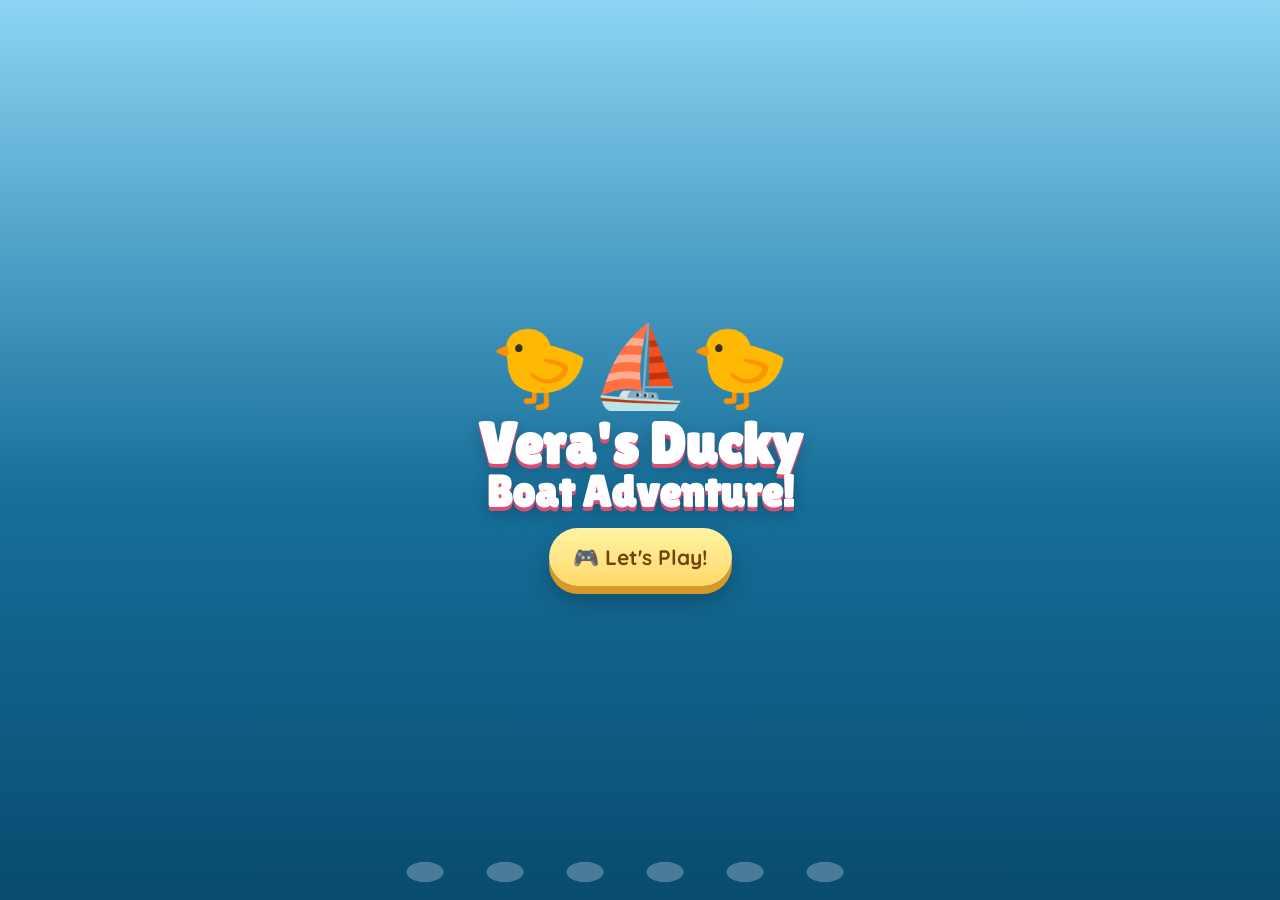
<file: games/ducky-boat-adventure/index.html>
<!DOCTYPE html>
<html lang="en">
<head>
  <meta charset="UTF-8">
  <meta name="viewport" content="width=device-width, initial-scale=1.0">
  <meta name="robots" content="noindex,nofollow">
  <title>Vera's Ducky Boat Adventure</title>
  <style>
    @import url("https://fonts.googleapis.com/css2?family=Lilita+One&family=Quicksand:wght@500;600;700&display=swap");

    :root {
      --sky: #8bd4f4;
      --sea: #166f9a;
      --deep: #084b6f;
      --sun: #ffd86b;
      --ink: #12384f;
      --white: #fffaf0;
    }

    * {
      box-sizing: border-box;
    }

    body {
      margin: 0;
      min-height: 100vh;
      font-family: "Quicksand", system-ui, sans-serif;
      background: linear-gradient(180deg, var(--sky), var(--sea) 55%, var(--deep));
      color: var(--ink);
      overflow: hidden;
    }

    button {
      font: inherit;
    }

    .game {
      position: relative;
      width: min(100vw, 480px);
      min-height: 100vh;
      margin: 0 auto;
      overflow: hidden;
      padding: 18px;
      display: flex;
      flex-direction: column;
      align-items: center;
      justify-content: center;
    }

    .cloud {
      position: absolute;
      top: var(--top);
      left: -80px;
      font-size: var(--size);
      opacity: var(--opacity);
      animation: cloudFloat var(--speed) linear infinite;
      animation-delay: var(--delay);
      pointer-events: none;
    }

    @keyframes cloudFloat {
      from { transform: translateX(-80px); }
      to { transform: translateX(620px); }
    }

    @keyframes bob {
      0%, 100% { transform: translateY(0) rotate(-2deg); }
      50% { transform: translateY(-10px) rotate(2deg); }
    }

    @keyframes pop {
      0% { transform: scale(.5); opacity: 0; }
      70% { transform: scale(1.08); opacity: 1; }
      100% { transform: scale(1); opacity: 1; }
    }

    @keyframes shake {
      0%, 100% { transform: translateX(0); }
      25% { transform: translateX(-6px); }
      75% { transform: translateX(6px); }
    }

    .screen {
      position: relative;
      z-index: 2;
      width: 100%;
      text-align: center;
    }

    .title-screen {
      display: grid;
      justify-items: center;
      gap: 14px;
    }

    .boat-hero {
      font-size: 80px;
      animation: bob 2.8s ease-in-out infinite;
      margin-bottom: -10px;
    }

    h1, h2 {
      font-family: "Lilita One", system-ui, sans-serif;
      letter-spacing: 0;
      margin: 0;
      color: white;
      text-shadow: 0 4px 0 #d94f73, 0 7px 16px rgba(0, 0, 0, .22);
    }

    h1 {
      font-size: clamp(44px, 12vw, 58px);
      line-height: .9;
    }

    h2 {
      font-size: clamp(32px, 8vw, 44px);
      line-height: 1;
    }

    .primary {
      border: 0;
      border-radius: 999px;
      padding: 16px 24px;
      background: linear-gradient(180deg, #fff4a3, var(--sun));
      color: #74420b;
      font-weight: 800;
      font-size: 21px;
      box-shadow: 0 8px 0 #d79a29, 0 14px 24px rgba(0, 0, 0, .24);
      cursor: pointer;
      min-width: 170px;
    }

    .primary:active {
      transform: translateY(4px);
      box-shadow: 0 4px 0 #d79a29, 0 9px 18px rgba(0, 0, 0, .2);
    }

    .harbor {
      min-height: 100vh;
      justify-content: flex-start;
      padding-top: 18px;
    }

    .harbor h2 {
      font-size: 34px;
      text-shadow: 0 3px 0 #1377a4, 0 6px 14px rgba(0, 0, 0, .18);
    }

    .subtitle {
      margin: 7px 0 14px;
      color: #ecfbff;
      font-weight: 700;
      text-shadow: 0 2px 6px rgba(0, 0, 0, .28);
    }

    .boats {
      width: 100%;
      display: grid;
      grid-template-columns: repeat(2, minmax(0, 1fr));
      gap: 10px;
      margin: 12px 0;
    }

    .boat-card {
      min-height: 106px;
      border: 0;
      border-radius: 22px;
      background: rgba(255, 250, 240, .96);
      box-shadow: 0 7px 0 rgba(6, 75, 109, .35), 0 12px 18px rgba(0, 0, 0, .13);
      display: grid;
      place-items: center;
      gap: 2px;
      color: var(--ink);
      cursor: pointer;
      padding: 10px;
    }

    .boat-card .flag {
      font-size: 32px;
    }

    .boat-card .country {
      font-weight: 800;
      font-size: 15px;
      line-height: 1.05;
    }

    .boat-card .boat {
      font-size: 26px;
    }

    .boat-card.correct {
      animation: pop .35s ease-out;
      background: #e7ffd7;
    }

    .boat-card.wrong {
      animation: shake .25s ease-in-out;
      background: #ffe4e4;
    }

    .duck-row {
      display: grid;
      grid-template-columns: repeat(4, 1fr);
      width: 100%;
      gap: 6px;
      margin: 10px 0 12px;
    }

    .duck {
      border-radius: 16px;
      padding: 8px 4px;
      background: rgba(255, 255, 255, .55);
      font-weight: 800;
      color: white;
      text-shadow: 0 2px 6px rgba(0, 0, 0, .35);
      opacity: .62;
    }

    .duck.active {
      background: rgba(255, 216, 107, .94);
      color: #6a430a;
      text-shadow: none;
      opacity: 1;
      transform: translateY(-2px);
    }

    .duck.done {
      opacity: 1;
      background: rgba(203, 255, 186, .9);
      color: #245619;
      text-shadow: none;
    }

    .duck-icon {
      display: block;
      font-size: 26px;
    }

    .duck-name {
      display: block;
      font-size: 12px;
    }

    .speech {
      min-height: 132px;
      display: grid;
      place-items: center;
      padding: 14px;
      border-radius: 24px;
      background: var(--white);
      box-shadow: 0 9px 0 rgba(6, 75, 109, .3);
      font-weight: 800;
      color: var(--ink);
      line-height: 1.25;
    }

    .speech strong {
      color: #d94f73;
    }

    .destination {
      display: block;
      margin-top: 8px;
      font-size: 24px;
      color: #0c6f9d;
    }

    .message {
      margin-top: 8px;
      color: #ecfbff;
      min-height: 26px;
      font-weight: 800;
      text-shadow: 0 2px 6px rgba(0, 0, 0, .3);
    }

    .reset {
      margin-top: 8px;
      border: 0;
      background: rgba(255, 255, 255, .78);
      color: #15516f;
      border-radius: 999px;
      padding: 9px 15px;
      font-weight: 800;
      cursor: pointer;
    }

    .waves {
      position: absolute;
      left: -50%;
      bottom: -6px;
      width: 200%;
      height: 64px;
      background:
        radial-gradient(ellipse at 25px 30px, rgba(255,255,255,.35) 0 18px, transparent 19px) repeat-x;
      background-size: 80px 48px;
      animation: waveSlide 7s linear infinite;
      opacity: .75;
      pointer-events: none;
    }

    @keyframes waveSlide {
      from { transform: translateX(0); }
      to { transform: translateX(-80px); }
    }
  </style>
</head>
<body>
  <main class="game" id="game">
    <span class="cloud" style="--top: 7%; --size: 30px; --opacity: .58; --speed: 18s; --delay: 0s;">☁️</span>
    <span class="cloud" style="--top: 18%; --size: 38px; --opacity: .48; --speed: 23s; --delay: -5s;">☁️</span>
    <span class="cloud" style="--top: 32%; --size: 46px; --opacity: .38; --speed: 28s; --delay: -10s;">☁️</span>
    <span class="cloud" style="--top: 48%; --size: 52px; --opacity: .3; --speed: 32s; --delay: -14s;">☁️</span>

    <section class="screen title-screen" id="titleScreen">
      <div class="boat-hero">🐤⛵🐤</div>
      <div>
        <h1>Vera's Ducky</h1>
        <h2>Boat Adventure!</h2>
      </div>
      <button class="primary" id="startButton">🎮 Let's Play!</button>
    </section>

    <section class="screen harbor" id="harborScreen" hidden>
      <h2>🏖️ The Harbor</h2>
      <p class="subtitle">Help the duckies find their boats!</p>
      <div class="boats" id="boats"></div>
      <div class="duck-row" id="duckRow"></div>
      <div class="speech" id="speech"></div>
      <p class="message" id="message"></p>
      <button class="reset" id="resetButton">↺ Play Again</button>
    </section>

    <div class="waves"></div>
  </main>

  <script>
    const boats = [
      { country: "Spain", flag: "🇪🇸" },
      { country: "United Kingdom", flag: "🇬🇧" },
      { country: "United States", flag: "🇺🇸" },
      { country: "Switzerland", flag: "🇨🇭" }
    ];

    const ducks = [
      { name: "Maple", destination: "United Kingdom" },
      { name: "Quackers", destination: "Spain" },
      { name: "Pepper", destination: "United States" },
      { name: "Bubbles", destination: "Switzerland" }
    ];

    const state = {
      started: false,
      asked: false,
      current: 0,
      done: new Set()
    };

    const titleScreen = document.getElementById("titleScreen");
    const harborScreen = document.getElementById("harborScreen");
    const boatsEl = document.getElementById("boats");
    const duckRow = document.getElementById("duckRow");
    const speech = document.getElementById("speech");
    const message = document.getElementById("message");

    function currentDuck() {
      return ducks[state.current];
    }

    function renderBoats() {
      boatsEl.innerHTML = "";
      boats.forEach((boat) => {
        const button = document.createElement("button");
        button.className = "boat-card";
        button.type = "button";
        button.innerHTML = `
          <span class="flag">${boat.flag}</span>
          <span class="country">${boat.country}</span>
          <span class="boat">⛵</span>
        `;
        button.addEventListener("click", () => chooseBoat(button, boat.country));
        boatsEl.appendChild(button);
      });
    }

    function renderDucks() {
      duckRow.innerHTML = "";
      ducks.forEach((duck, index) => {
        const div = document.createElement("div");
        div.className = "duck";
        if (state.done.has(index)) div.classList.add("done");
        if (index === state.current && !allDone()) div.classList.add("active");
        div.innerHTML = `<span class="duck-icon">${state.done.has(index) ? "✅" : "🐤"}</span><span class="duck-name">${duck.name}</span>`;
        duckRow.appendChild(div);
      });
    }

    function renderSpeech() {
      if (allDone()) {
        speech.innerHTML = "All duckies found their boats!<br><span class=\"destination\">🎉 🐤⛵🐤 🎉</span>";
        message.textContent = "Great helping, Vera!";
        return;
      }

      const duck = currentDuck();
      if (!state.asked) {
        speech.innerHTML = `Hi! I'm <strong>${duck.name}</strong>! 👋<br><button class="primary" id="askButton">Where are you going? 🗺️</button>`;
        document.getElementById("askButton").addEventListener("click", () => {
          state.asked = true;
          message.textContent = "";
          render();
        });
      } else {
        const boat = boats.find((item) => item.country === duck.destination);
        speech.innerHTML = `I want to go to <span class="destination">${boat.flag} ${boat.country}!</span><br>Tap the right boat! ☝️`;
      }
    }

    function chooseBoat(button, country) {
      if (allDone() || !state.asked) {
        message.textContent = "Ask the ducky first!";
        return;
      }

      const duck = currentDuck();
      button.classList.remove("correct", "wrong");
      void button.offsetWidth;

      if (country === duck.destination) {
        button.classList.add("correct");
        state.done.add(state.current);
        message.textContent = `${duck.name} found the boat!`;
        setTimeout(() => {
          state.current = nextDuckIndex();
          state.asked = false;
          render();
        }, 650);
      } else {
        button.classList.add("wrong");
        message.textContent = "Try another boat!";
      }
    }

    function nextDuckIndex() {
      const next = ducks.findIndex((_, index) => !state.done.has(index));
      return next === -1 ? state.current : next;
    }

    function allDone() {
      return state.done.size === ducks.length;
    }

    function render() {
      renderBoats();
      renderDucks();
      renderSpeech();
    }

    function reset() {
      state.asked = false;
      state.current = 0;
      state.done = new Set();
      message.textContent = "";
      render();
    }

    document.getElementById("startButton").addEventListener("click", () => {
      titleScreen.hidden = true;
      harborScreen.hidden = false;
      render();
    });

    document.getElementById("resetButton").addEventListener("click", reset);
  </script>
</body>
</html>
</file>
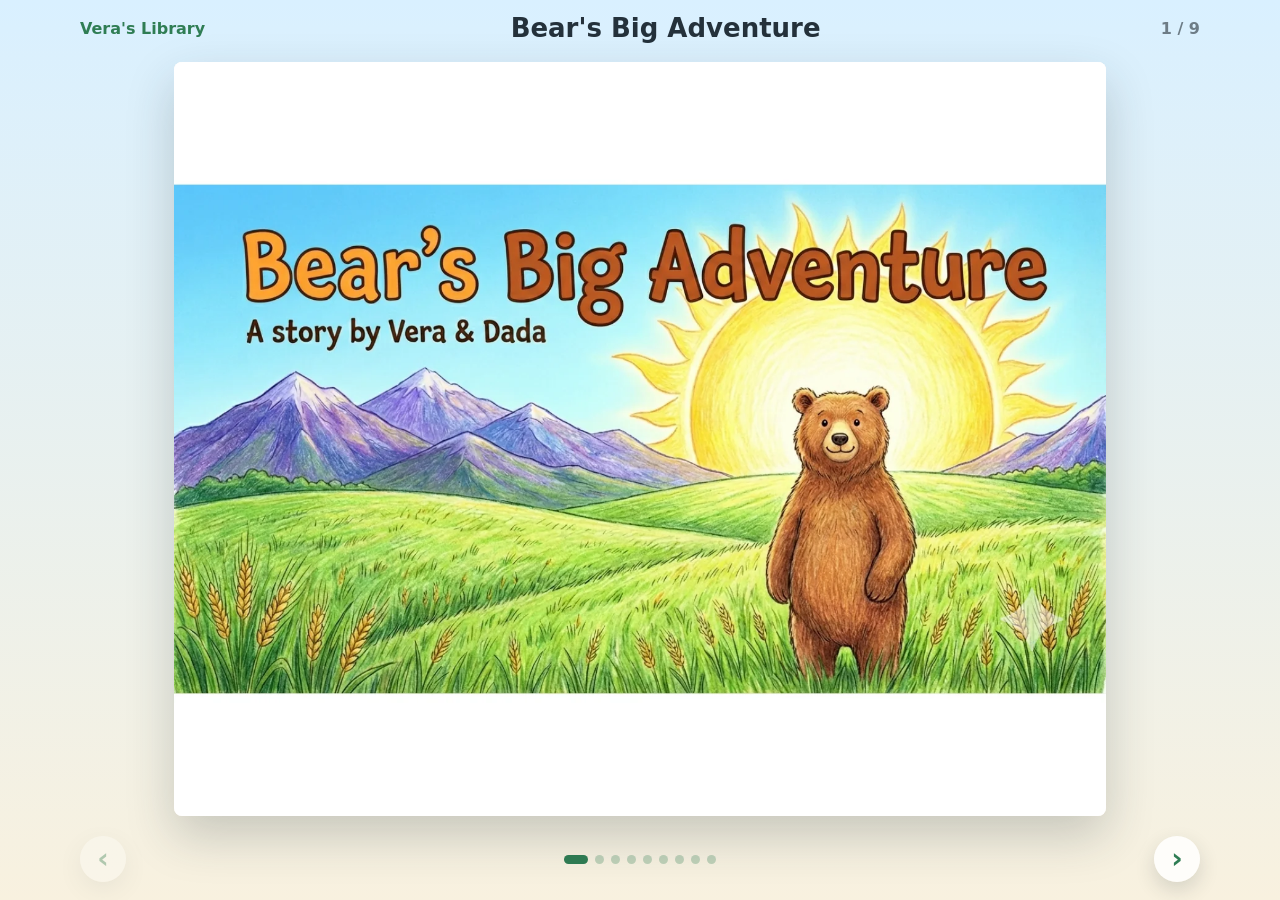
<file: stories/bears-big-adventure/index.html>
<!DOCTYPE html>
<html lang="en">
<head>
  <meta charset="UTF-8">
  <meta name="viewport" content="width=device-width, initial-scale=1.0">
  <meta name="robots" content="noindex,nofollow">
  <title>Bear's Big Adventure</title>
  <style>
    :root {
      --paper: #fffaf0;
      --ink: #24313b;
      --muted: #6d7c86;
      --leaf: #2f7d54;
      --sky: #d9f0ff;
      --shadow: rgba(38, 50, 56, .22);
    }

    * {
      box-sizing: border-box;
    }

    html,
    body {
      margin: 0;
      min-height: 100%;
      background: linear-gradient(180deg, var(--sky), #f8f1df);
      color: var(--ink);
      font-family: ui-rounded, "Segoe UI", system-ui, sans-serif;
      overflow: hidden;
    }

    button {
      font: inherit;
    }

    .reader {
      min-height: 100vh;
      display: grid;
      grid-template-rows: auto 1fr auto;
      gap: 10px;
      padding: 14px clamp(10px, 3vw, 22px) 18px;
    }

    .topbar,
    .controls {
      width: min(1120px, 100%);
      margin: 0 auto;
      display: flex;
      align-items: center;
      justify-content: space-between;
      gap: 10px;
    }

    .home {
      color: var(--leaf);
      text-decoration: none;
      font-weight: 800;
      white-space: nowrap;
    }

    h1 {
      margin: 0;
      font-size: clamp(18px, 3vw, 26px);
      line-height: 1.1;
      text-align: center;
      letter-spacing: 0;
    }

    .count {
      min-width: 74px;
      text-align: right;
      color: var(--muted);
      font-weight: 800;
      font-variant-numeric: tabular-nums;
    }

    .stage {
      width: min(1120px, 100%);
      min-height: 0;
      margin: 0 auto;
      display: grid;
      place-items: center;
      perspective: 1800px;
      touch-action: pan-y;
    }

    .book {
      position: relative;
      width: min(100%, calc((100vh - 146px) * 1.235));
      aspect-ratio: 1512 / 1224;
      border-radius: 8px;
      background: var(--paper);
      box-shadow: 0 20px 48px var(--shadow), 0 2px 0 rgba(255, 255, 255, .9) inset;
      overflow: hidden;
    }

    .page {
      position: absolute;
      inset: 0;
      opacity: 0;
      transform: translateX(24px) scale(.985);
      transition: opacity .22s ease, transform .32s ease;
      transform-origin: center right;
      background: var(--paper);
    }

    .page.active {
      opacity: 1;
      transform: translateX(0) rotateY(0) scale(1);
      z-index: 2;
    }

    .page.exit-left {
      opacity: 0;
      transform: translateX(-42px) rotateY(-12deg) scale(.985);
      z-index: 1;
    }

    .page.exit-right {
      opacity: 0;
      transform: translateX(42px) rotateY(12deg) scale(.985);
      z-index: 1;
    }

    .page img {
      width: 100%;
      height: 100%;
      display: block;
      object-fit: contain;
      background: var(--paper);
      -webkit-user-drag: none;
      user-select: none;
    }

    .nav {
      width: 46px;
      height: 46px;
      border: 0;
      border-radius: 50%;
      background: #ffffffd9;
      color: var(--leaf);
      font-size: 28px;
      line-height: 1;
      font-weight: 900;
      box-shadow: 0 8px 20px rgba(38, 50, 56, .16);
      cursor: pointer;
    }

    .nav:disabled {
      opacity: .35;
      cursor: default;
    }

    .dots {
      display: flex;
      align-items: center;
      justify-content: center;
      gap: 7px;
      flex: 1;
      min-width: 0;
    }

    .dot {
      width: 9px;
      height: 9px;
      border: 0;
      border-radius: 50%;
      background: rgba(47, 125, 84, .28);
      padding: 0;
      cursor: pointer;
    }

    .dot.active {
      width: 24px;
      border-radius: 999px;
      background: var(--leaf);
    }

    @media (max-width: 640px) {
      .reader {
        padding: 10px 10px 14px;
        grid-template-rows: auto 1fr auto;
      }

      .topbar {
        display: grid;
        grid-template-columns: 1fr auto;
        align-items: center;
      }

      .home {
        font-size: 14px;
      }

      h1 {
        grid-column: 1 / -1;
        grid-row: 2;
        padding-top: 6px;
      }

      .count {
        min-width: auto;
      }

      .book {
        width: min(100%, calc((100vh - 158px) * 1.235));
      }

      .nav {
        width: 44px;
        height: 44px;
      }
    }
  </style>
</head>
<body>
  <main class="reader">
    <header class="topbar">
      <a class="home" href="../../">Vera's Library</a>
      <h1>Bear's Big Adventure</h1>
      <div class="count" id="count">1 / 9</div>
    </header>

    <section class="stage" id="stage" aria-label="Story pages">
      <div class="book" id="book"></div>
    </section>

    <footer class="controls">
      <button class="nav" id="prev" type="button" aria-label="Previous page">&#8249;</button>
      <div class="dots" id="dots" aria-label="Page picker"></div>
      <button class="nav" id="next" type="button" aria-label="Next page">&#8250;</button>
    </footer>
  </main>

  <script>
    const pages = [
      "pages/page-01.webp",
      "pages/page-02.webp",
      "pages/page-03.webp",
      "pages/page-04.webp",
      "pages/page-05.webp",
      "pages/page-06.webp",
      "pages/page-07.webp",
      "pages/page-08.webp",
      "pages/page-09.webp"
    ];

    const book = document.getElementById("book");
    const dots = document.getElementById("dots");
    const count = document.getElementById("count");
    const prev = document.getElementById("prev");
    const next = document.getElementById("next");
    const stage = document.getElementById("stage");

    let index = 0;
    let lastIndex = 0;
    let startX = null;

    pages.forEach((src, pageIndex) => {
      const page = document.createElement("div");
      page.className = "page";
      const img = document.createElement("img");
      img.src = src;
      img.alt = `Bear's Big Adventure page ${pageIndex + 1}`;
      img.loading = pageIndex < 2 ? "eager" : "lazy";
      img.decoding = "async";
      page.appendChild(img);
      book.appendChild(page);

      const dot = document.createElement("button");
      dot.className = "dot";
      dot.type = "button";
      dot.setAttribute("aria-label", `Go to page ${pageIndex + 1}`);
      dot.addEventListener("click", () => goTo(pageIndex));
      dots.appendChild(dot);
    });

    const pageEls = Array.from(document.querySelectorAll(".page"));
    const dotEls = Array.from(document.querySelectorAll(".dot"));

    function render() {
      pageEls.forEach((page, pageIndex) => {
        page.classList.remove("active", "exit-left", "exit-right");
        if (pageIndex === index) {
          page.classList.add("active");
        } else if (pageIndex === lastIndex && lastIndex < index) {
          page.classList.add("exit-left");
        } else if (pageIndex === lastIndex && lastIndex > index) {
          page.classList.add("exit-right");
        }
      });

      dotEls.forEach((dot, pageIndex) => {
        dot.classList.toggle("active", pageIndex === index);
        dot.setAttribute("aria-current", pageIndex === index ? "page" : "false");
      });

      count.textContent = `${index + 1} / ${pages.length}`;
      prev.disabled = index === 0;
      next.disabled = index === pages.length - 1;
    }

    function goTo(nextIndex) {
      if (nextIndex < 0 || nextIndex >= pages.length || nextIndex === index) return;
      lastIndex = index;
      index = nextIndex;
      render();
    }

    prev.addEventListener("click", () => goTo(index - 1));
    next.addEventListener("click", () => goTo(index + 1));

    document.addEventListener("keydown", (event) => {
      if (event.key === "ArrowLeft") goTo(index - 1);
      if (event.key === "ArrowRight") goTo(index + 1);
    });

    stage.addEventListener("pointerdown", (event) => {
      startX = event.clientX;
    });

    stage.addEventListener("pointerup", (event) => {
      if (startX === null) return;
      const delta = event.clientX - startX;
      startX = null;
      if (Math.abs(delta) < 42) return;
      goTo(delta < 0 ? index + 1 : index - 1);
    });

    render();
  </script>
</body>
</html>
</file>
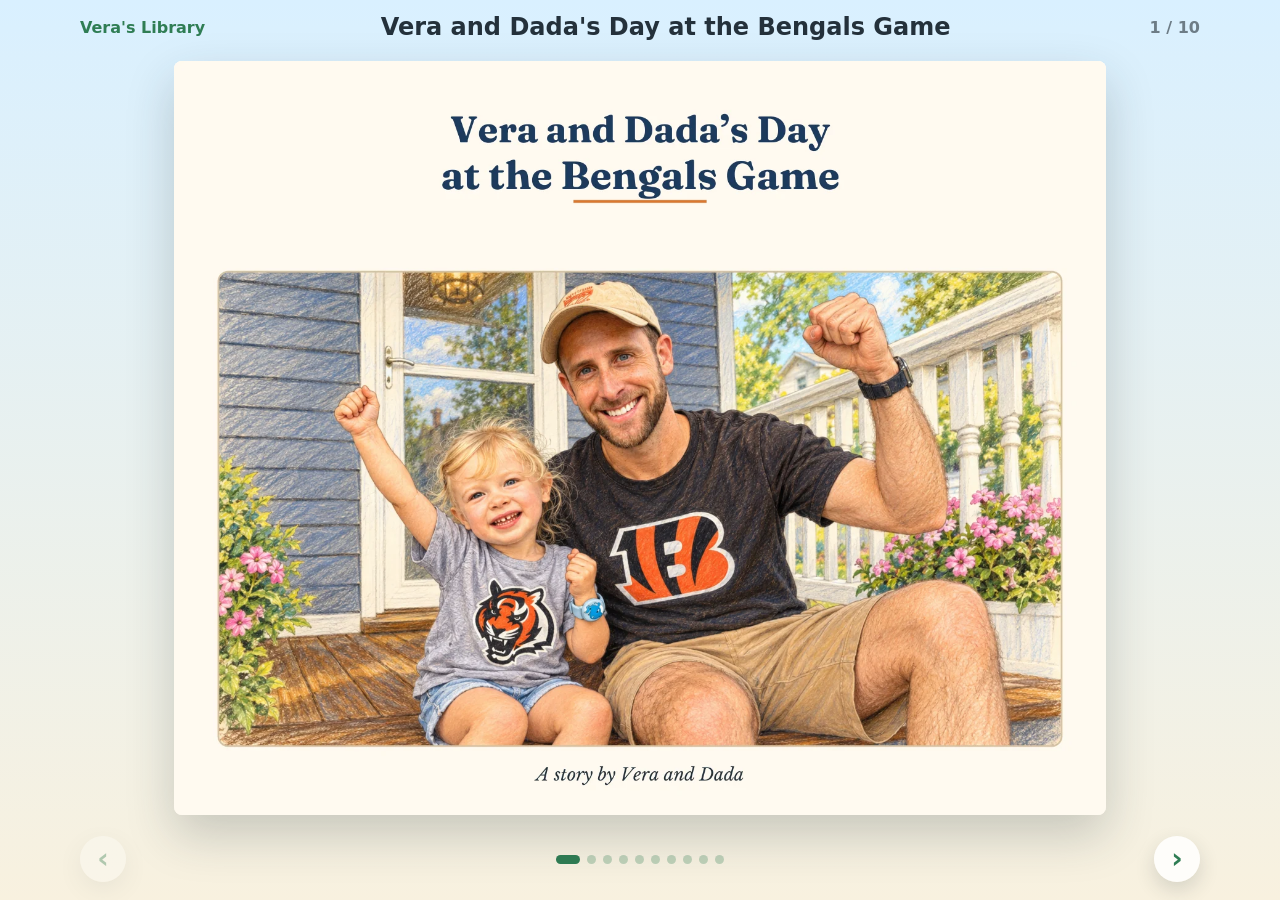
<file: stories/bengals-game/index.html>
<!DOCTYPE html>
<html lang="en">
<head>
  <meta charset="UTF-8">
  <meta name="viewport" content="width=device-width, initial-scale=1.0">
  <meta name="robots" content="noindex,nofollow">
  <title>Vera and Dada's Day at the Bengals Game</title>
  <style>
    :root {
      --paper: #fffaf0;
      --ink: #24313b;
      --muted: #6d7c86;
      --leaf: #2f7d54;
      --sky: #d9f0ff;
      --shadow: rgba(38, 50, 56, .22);
    }

    * {
      box-sizing: border-box;
    }

    html,
    body {
      margin: 0;
      min-height: 100%;
      background: linear-gradient(180deg, var(--sky), #f8f1df);
      color: var(--ink);
      font-family: ui-rounded, "Segoe UI", system-ui, sans-serif;
      overflow: hidden;
    }

    button {
      font: inherit;
    }

    .reader {
      min-height: 100vh;
      display: grid;
      grid-template-rows: auto 1fr auto;
      gap: 10px;
      padding: 14px clamp(10px, 3vw, 22px) 18px;
    }

    .topbar,
    .controls {
      width: min(1120px, 100%);
      margin: 0 auto;
      display: flex;
      align-items: center;
      justify-content: space-between;
      gap: 10px;
    }

    .home {
      color: var(--leaf);
      text-decoration: none;
      font-weight: 800;
      white-space: nowrap;
    }

    h1 {
      margin: 0;
      font-size: clamp(16px, 2.5vw, 24px);
      line-height: 1.1;
      text-align: center;
      letter-spacing: 0;
    }

    .count {
      min-width: 74px;
      text-align: right;
      color: var(--muted);
      font-weight: 800;
      font-variant-numeric: tabular-nums;
    }

    .stage {
      width: min(1120px, 100%);
      min-height: 0;
      margin: 0 auto;
      display: grid;
      place-items: center;
      perspective: 1800px;
      touch-action: pan-y;
    }

    .book {
      position: relative;
      width: min(100%, calc((100vh - 146px) * 1.235));
      aspect-ratio: 1512 / 1224;
      border-radius: 8px;
      background: var(--paper);
      box-shadow: 0 20px 48px var(--shadow), 0 2px 0 rgba(255, 255, 255, .9) inset;
      overflow: hidden;
    }

    .page {
      position: absolute;
      inset: 0;
      opacity: 0;
      transform: translateX(24px) scale(.985);
      transition: opacity .22s ease, transform .32s ease;
      transform-origin: center right;
      background: var(--paper);
    }

    .page.active {
      opacity: 1;
      transform: translateX(0) rotateY(0) scale(1);
      z-index: 2;
    }

    .page.exit-left {
      opacity: 0;
      transform: translateX(-42px) rotateY(-12deg) scale(.985);
      z-index: 1;
    }

    .page.exit-right {
      opacity: 0;
      transform: translateX(42px) rotateY(12deg) scale(.985);
      z-index: 1;
    }

    .page img {
      width: 100%;
      height: 100%;
      display: block;
      object-fit: contain;
      background: var(--paper);
      -webkit-user-drag: none;
      user-select: none;
    }

    .nav {
      width: 46px;
      height: 46px;
      border: 0;
      border-radius: 50%;
      background: #ffffffd9;
      color: var(--leaf);
      font-size: 28px;
      line-height: 1;
      font-weight: 900;
      box-shadow: 0 8px 20px rgba(38, 50, 56, .16);
      cursor: pointer;
    }

    .nav:disabled {
      opacity: .35;
      cursor: default;
    }

    .dots {
      display: flex;
      align-items: center;
      justify-content: center;
      gap: 7px;
      flex: 1;
      min-width: 0;
    }

    .dot {
      width: 9px;
      height: 9px;
      border: 0;
      border-radius: 50%;
      background: rgba(47, 125, 84, .28);
      padding: 0;
      cursor: pointer;
    }

    .dot.active {
      width: 24px;
      border-radius: 999px;
      background: var(--leaf);
    }

    @media (max-width: 640px) {
      .reader {
        padding: 10px 10px 14px;
        grid-template-rows: auto 1fr auto;
      }

      .topbar {
        display: grid;
        grid-template-columns: 1fr auto;
        align-items: center;
      }

      .home {
        font-size: 14px;
      }

      h1 {
        grid-column: 1 / -1;
        grid-row: 2;
        padding-top: 6px;
      }

      .count {
        min-width: auto;
      }

      .book {
        width: min(100%, calc((100vh - 158px) * 1.235));
      }

      .nav {
        width: 44px;
        height: 44px;
      }
    }
  </style>
</head>
<body>
  <main class="reader">
    <header class="topbar">
      <a class="home" href="../../">Vera's Library</a>
      <h1>Vera and Dada's Day at the Bengals Game</h1>
      <div class="count" id="count">1 / 10</div>
    </header>

    <section class="stage" id="stage" aria-label="Story pages">
      <div class="book" id="book"></div>
    </section>

    <footer class="controls">
      <button class="nav" id="prev" type="button" aria-label="Previous page">&#8249;</button>
      <div class="dots" id="dots" aria-label="Page picker"></div>
      <button class="nav" id="next" type="button" aria-label="Next page">&#8250;</button>
    </footer>
  </main>

  <script>
    const pages = [
      "pages/page-01.webp",
      "pages/page-02.webp",
      "pages/page-03.webp",
      "pages/page-04.webp",
      "pages/page-05.webp",
      "pages/page-06.webp",
      "pages/page-07.webp",
      "pages/page-08.webp",
      "pages/page-09.webp",
      "pages/page-10.webp"
    ];

    const title = "Vera and Dada's Day at the Bengals Game";
    const book = document.getElementById("book");
    const dots = document.getElementById("dots");
    const count = document.getElementById("count");
    const prev = document.getElementById("prev");
    const next = document.getElementById("next");
    const stage = document.getElementById("stage");

    let index = 0;
    let lastIndex = 0;
    let startX = null;

    pages.forEach((src, pageIndex) => {
      const page = document.createElement("div");
      page.className = "page";
      const img = document.createElement("img");
      img.src = src;
      img.alt = `${title} page ${pageIndex + 1}`;
      img.loading = pageIndex < 2 ? "eager" : "lazy";
      img.decoding = "async";
      page.appendChild(img);
      book.appendChild(page);

      const dot = document.createElement("button");
      dot.className = "dot";
      dot.type = "button";
      dot.setAttribute("aria-label", `Go to page ${pageIndex + 1}`);
      dot.addEventListener("click", () => goTo(pageIndex));
      dots.appendChild(dot);
    });

    const pageEls = Array.from(document.querySelectorAll(".page"));
    const dotEls = Array.from(document.querySelectorAll(".dot"));

    function render() {
      pageEls.forEach((page, pageIndex) => {
        page.classList.remove("active", "exit-left", "exit-right");
        if (pageIndex === index) {
          page.classList.add("active");
        } else if (pageIndex === lastIndex && lastIndex < index) {
          page.classList.add("exit-left");
        } else if (pageIndex === lastIndex && lastIndex > index) {
          page.classList.add("exit-right");
        }
      });

      dotEls.forEach((dot, pageIndex) => {
        dot.classList.toggle("active", pageIndex === index);
        dot.setAttribute("aria-current", pageIndex === index ? "page" : "false");
      });

      count.textContent = `${index + 1} / ${pages.length}`;
      prev.disabled = index === 0;
      next.disabled = index === pages.length - 1;
    }

    function goTo(nextIndex) {
      if (nextIndex < 0 || nextIndex >= pages.length || nextIndex === index) return;
      lastIndex = index;
      index = nextIndex;
      render();
    }

    prev.addEventListener("click", () => goTo(index - 1));
    next.addEventListener("click", () => goTo(index + 1));

    document.addEventListener("keydown", (event) => {
      if (event.key === "ArrowLeft") goTo(index - 1);
      if (event.key === "ArrowRight") goTo(index + 1);
    });

    stage.addEventListener("pointerdown", (event) => {
      startX = event.clientX;
    });

    stage.addEventListener("pointerup", (event) => {
      if (startX === null) return;
      const delta = event.clientX - startX;
      startX = null;
      if (Math.abs(delta) < 42) return;
      goTo(delta < 0 ? index + 1 : index - 1);
    });

    render();
  </script>
</body>
</html>
</file>
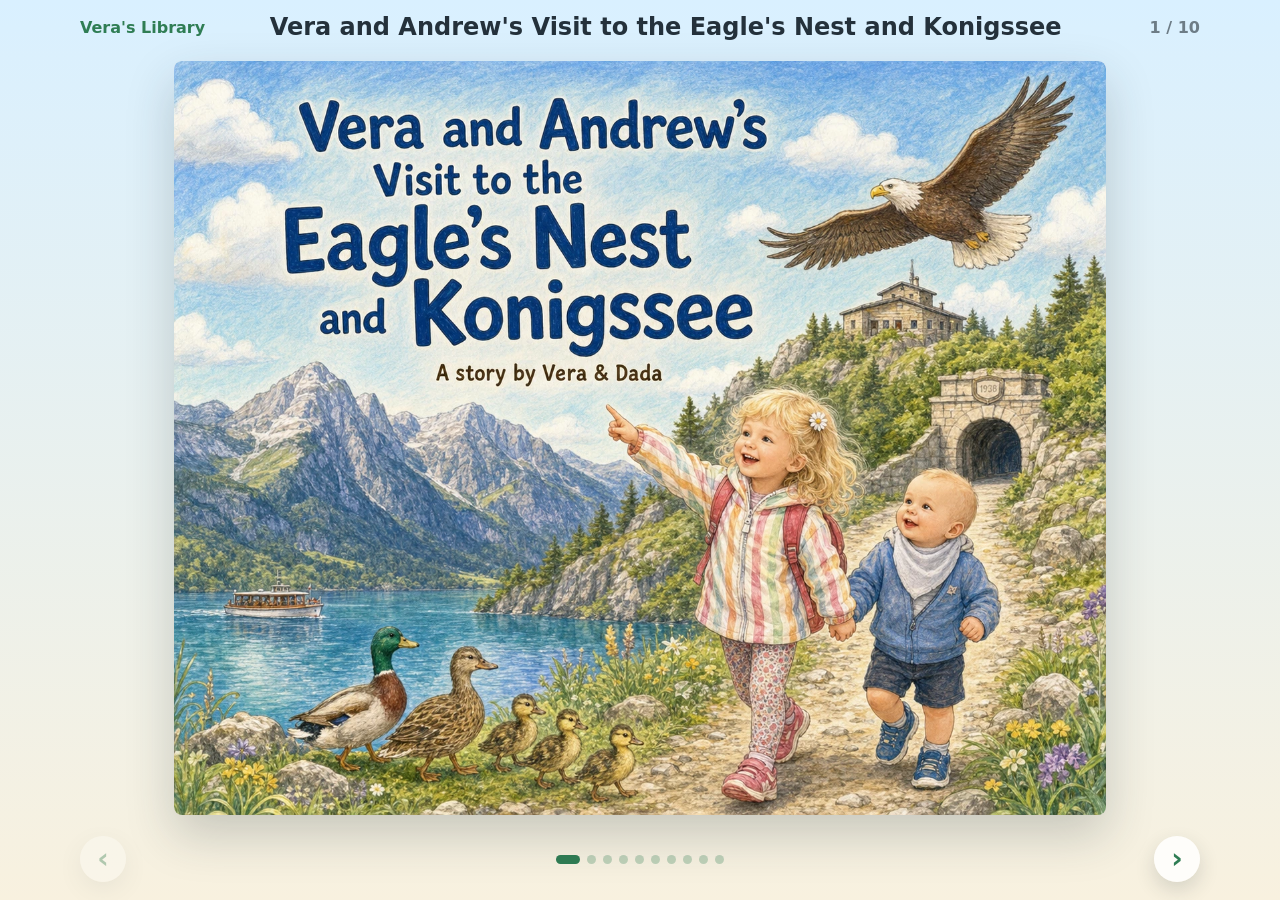
<file: stories/eagles-nest-konigssee/index.html>
<!DOCTYPE html>
<html lang="en">
<head>
  <meta charset="UTF-8">
  <meta name="viewport" content="width=device-width, initial-scale=1.0">
  <meta name="robots" content="noindex,nofollow">
  <title>Vera and Andrew's Visit to the Eagle's Nest and Konigssee</title>
  <style>
    :root {
      --paper: #fffaf0;
      --ink: #24313b;
      --muted: #6d7c86;
      --leaf: #2f7d54;
      --sky: #d9f0ff;
      --shadow: rgba(38, 50, 56, .22);
    }

    * {
      box-sizing: border-box;
    }

    html,
    body {
      margin: 0;
      min-height: 100%;
      background: linear-gradient(180deg, var(--sky), #f8f1df);
      color: var(--ink);
      font-family: ui-rounded, "Segoe UI", system-ui, sans-serif;
      overflow: hidden;
    }

    button {
      font: inherit;
    }

    .reader {
      min-height: 100vh;
      display: grid;
      grid-template-rows: auto 1fr auto;
      gap: 10px;
      padding: 14px clamp(10px, 3vw, 22px) 18px;
    }

    .topbar,
    .controls {
      width: min(1120px, 100%);
      margin: 0 auto;
      display: flex;
      align-items: center;
      justify-content: space-between;
      gap: 10px;
    }

    .home {
      color: var(--leaf);
      text-decoration: none;
      font-weight: 800;
      white-space: nowrap;
    }

    h1 {
      margin: 0;
      font-size: clamp(16px, 2.5vw, 24px);
      line-height: 1.1;
      text-align: center;
      letter-spacing: 0;
    }

    .count {
      min-width: 74px;
      text-align: right;
      color: var(--muted);
      font-weight: 800;
      font-variant-numeric: tabular-nums;
    }

    .stage {
      width: min(1120px, 100%);
      min-height: 0;
      margin: 0 auto;
      display: grid;
      place-items: center;
      perspective: 1800px;
      touch-action: pan-y;
    }

    .book {
      position: relative;
      width: min(100%, calc((100vh - 146px) * 1.235));
      aspect-ratio: 1512 / 1224;
      border-radius: 8px;
      background: var(--paper);
      box-shadow: 0 20px 48px var(--shadow), 0 2px 0 rgba(255, 255, 255, .9) inset;
      overflow: hidden;
    }

    .page {
      position: absolute;
      inset: 0;
      opacity: 0;
      transform: translateX(24px) scale(.985);
      transition: opacity .22s ease, transform .32s ease;
      transform-origin: center right;
      background: var(--paper);
    }

    .page.active {
      opacity: 1;
      transform: translateX(0) rotateY(0) scale(1);
      z-index: 2;
    }

    .page.exit-left {
      opacity: 0;
      transform: translateX(-42px) rotateY(-12deg) scale(.985);
      z-index: 1;
    }

    .page.exit-right {
      opacity: 0;
      transform: translateX(42px) rotateY(12deg) scale(.985);
      z-index: 1;
    }

    .page img {
      width: 100%;
      height: 100%;
      display: block;
      object-fit: contain;
      background: var(--paper);
      -webkit-user-drag: none;
      user-select: none;
    }

    .nav {
      width: 46px;
      height: 46px;
      border: 0;
      border-radius: 50%;
      background: #ffffffd9;
      color: var(--leaf);
      font-size: 28px;
      line-height: 1;
      font-weight: 900;
      box-shadow: 0 8px 20px rgba(38, 50, 56, .16);
      cursor: pointer;
    }

    .nav:disabled {
      opacity: .35;
      cursor: default;
    }

    .dots {
      display: flex;
      align-items: center;
      justify-content: center;
      gap: 7px;
      flex: 1;
      min-width: 0;
    }

    .dot {
      width: 9px;
      height: 9px;
      border: 0;
      border-radius: 50%;
      background: rgba(47, 125, 84, .28);
      padding: 0;
      cursor: pointer;
    }

    .dot.active {
      width: 24px;
      border-radius: 999px;
      background: var(--leaf);
    }

    @media (max-width: 640px) {
      .reader {
        padding: 10px 10px 14px;
        grid-template-rows: auto 1fr auto;
      }

      .topbar {
        display: grid;
        grid-template-columns: 1fr auto;
        align-items: center;
      }

      .home {
        font-size: 14px;
      }

      h1 {
        grid-column: 1 / -1;
        grid-row: 2;
        padding-top: 6px;
      }

      .count {
        min-width: auto;
      }

      .book {
        width: min(100%, calc((100vh - 158px) * 1.235));
      }

      .nav {
        width: 44px;
        height: 44px;
      }
    }
  </style>
</head>
<body>
  <main class="reader">
    <header class="topbar">
      <a class="home" href="../../">Vera's Library</a>
      <h1>Vera and Andrew's Visit to the Eagle's Nest and Konigssee</h1>
      <div class="count" id="count">1 / 9</div>
    </header>

    <section class="stage" id="stage" aria-label="Story pages">
      <div class="book" id="book"></div>
    </section>

    <footer class="controls">
      <button class="nav" id="prev" type="button" aria-label="Previous page">&#8249;</button>
      <div class="dots" id="dots" aria-label="Page picker"></div>
      <button class="nav" id="next" type="button" aria-label="Next page">&#8250;</button>
    </footer>
  </main>

  <script>
    const pages = [
      "pages/page-01-illustrated.webp",
      "pages/page-02-illustrated.webp",
      "pages/page-03-illustrated.webp",
      "pages/page-04-illustrated.webp",
      "pages/page-05-illustrated.webp",
      "pages/page-06-illustrated.webp",
      "pages/page-07-illustrated.webp",
      "pages/page-08-illustrated.webp",
      "pages/page-09-illustrated.webp",
      "pages/page-10.webp"
    ];

    const title = "Vera and Andrew's Visit to the Eagle's Nest and Konigssee";
    const book = document.getElementById("book");
    const dots = document.getElementById("dots");
    const count = document.getElementById("count");
    const prev = document.getElementById("prev");
    const next = document.getElementById("next");
    const stage = document.getElementById("stage");

    let index = 0;
    let lastIndex = 0;
    let startX = null;

    pages.forEach((src, pageIndex) => {
      const page = document.createElement("div");
      page.className = "page";
      const img = document.createElement("img");
      img.src = src;
      img.alt = `${title} page ${pageIndex + 1}`;
      img.loading = pageIndex < 2 ? "eager" : "lazy";
      img.decoding = "async";
      page.appendChild(img);
      book.appendChild(page);

      const dot = document.createElement("button");
      dot.className = "dot";
      dot.type = "button";
      dot.setAttribute("aria-label", `Go to page ${pageIndex + 1}`);
      dot.addEventListener("click", () => goTo(pageIndex));
      dots.appendChild(dot);
    });

    const pageEls = Array.from(document.querySelectorAll(".page"));
    const dotEls = Array.from(document.querySelectorAll(".dot"));

    function render() {
      pageEls.forEach((page, pageIndex) => {
        page.classList.remove("active", "exit-left", "exit-right");
        if (pageIndex === index) {
          page.classList.add("active");
        } else if (pageIndex === lastIndex && lastIndex < index) {
          page.classList.add("exit-left");
        } else if (pageIndex === lastIndex && lastIndex > index) {
          page.classList.add("exit-right");
        }
      });

      dotEls.forEach((dot, pageIndex) => {
        dot.classList.toggle("active", pageIndex === index);
        dot.setAttribute("aria-current", pageIndex === index ? "page" : "false");
      });

      count.textContent = `${index + 1} / ${pages.length}`;
      prev.disabled = index === 0;
      next.disabled = index === pages.length - 1;
    }

    function goTo(nextIndex) {
      if (nextIndex < 0 || nextIndex >= pages.length || nextIndex === index) return;
      lastIndex = index;
      index = nextIndex;
      render();
    }

    prev.addEventListener("click", () => goTo(index - 1));
    next.addEventListener("click", () => goTo(index + 1));

    document.addEventListener("keydown", (event) => {
      if (event.key === "ArrowLeft") goTo(index - 1);
      if (event.key === "ArrowRight") goTo(index + 1);
    });

    stage.addEventListener("pointerdown", (event) => {
      startX = event.clientX;
    });

    stage.addEventListener("pointerup", (event) => {
      if (startX === null) return;
      const delta = event.clientX - startX;
      startX = null;
      if (Math.abs(delta) < 42) return;
      goTo(delta < 0 ? index + 1 : index - 1);
    });

    render();
  </script>
</body>
</html>
</file>
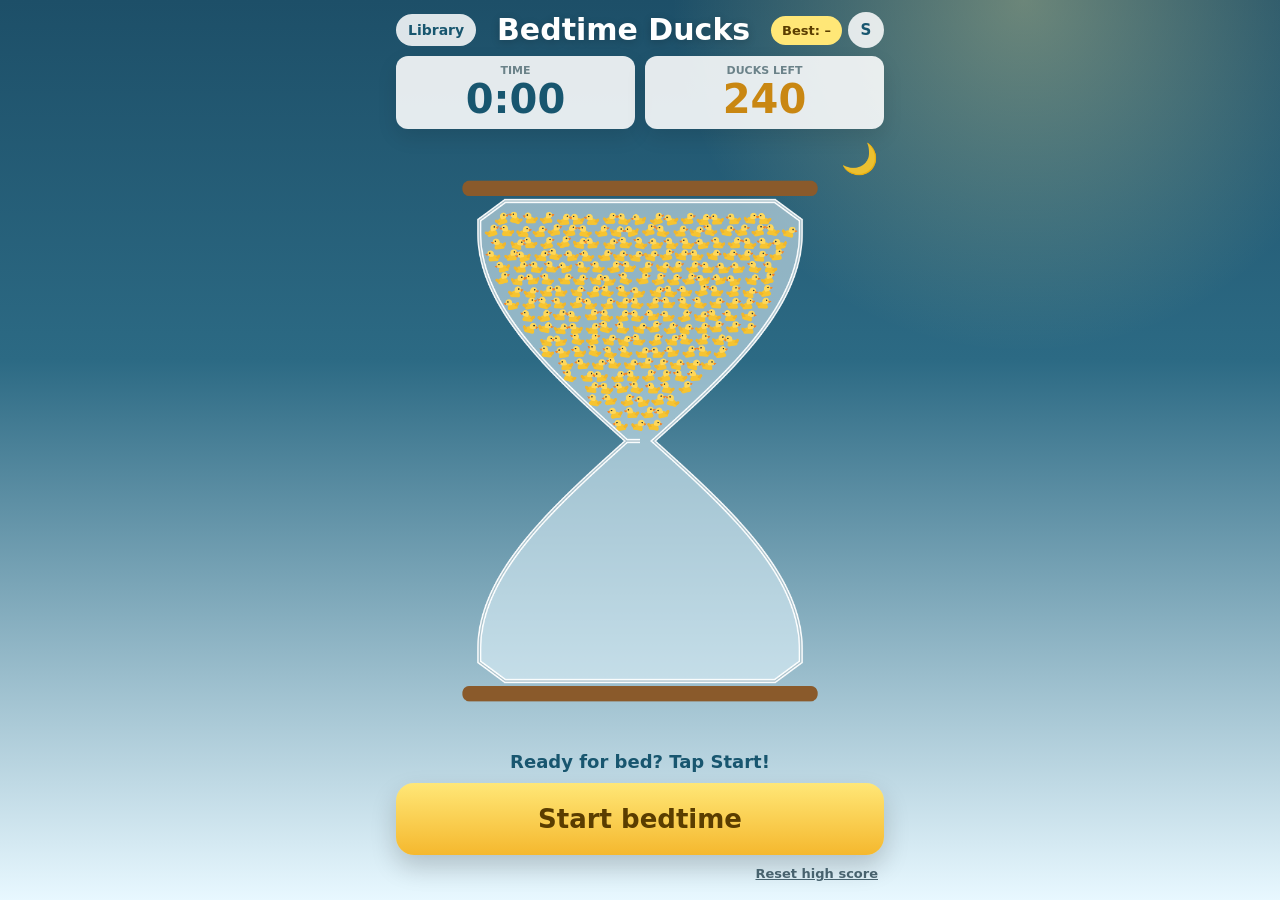
<file: tools/bedtime-duck-counter/index.html>
<!DOCTYPE html>
<html lang="en">
<head>
<meta charset="UTF-8">
<meta name="viewport" content="width=device-width, initial-scale=1.0, viewport-fit=cover, user-scalable=no">
<meta http-equiv="Cache-Control" content="no-cache, no-store, must-revalidate">
<meta http-equiv="Pragma" content="no-cache">
<meta http-equiv="Expires" content="0">
<meta name="bedtime-build" content="tick-v1">
<meta name="robots" content="noindex,nofollow">
<meta name="apple-mobile-web-app-capable" content="yes">
<meta name="theme-color" content="#18566f">
<title>Vera's Bedtime Duck Counter</title>
<style>
*{box-sizing:border-box}
html,body{height:100%}
body{margin:0;font-family:ui-rounded,"Arial Rounded MT Bold","Trebuchet MS",system-ui,sans-serif;color:#27323a;
background:radial-gradient(circle at 80% 0%,rgba(255,236,153,.35),transparent 22rem),linear-gradient(180deg,#1d4f68 0%,#2c6a84 40%,#e8f8ff 100%);overflow-x:hidden}
button{font:inherit;border:0;cursor:pointer;-webkit-tap-highlight-color:transparent}
.app{width:min(520px,100%);margin:0 auto;padding:max(12px,env(safe-area-inset-top)) 16px max(18px,env(safe-area-inset-bottom));min-height:100%;display:flex;flex-direction:column}
.topbar{display:flex;align-items:center;justify-content:space-between;gap:10px;margin-bottom:8px}
.home-link{color:#18566f;text-decoration:none;font-size:14px;font-weight:800;padding:8px 12px;border-radius:999px;background:rgba(255,255,255,.85)}
h1{margin:0;font-size:clamp(22px,6vw,30px);color:#fff;text-align:center;flex:1;line-height:1.05;text-shadow:0 2px 8px rgba(0,0,0,.2)}
.best{color:#5a3d00;background:#ffe777;font-weight:900;font-size:13px;border-radius:999px;padding:7px 11px;white-space:nowrap}
.sound{width:36px;height:36px;border-radius:999px;background:rgba(255,255,255,.85);color:#18566f;font-weight:900;font-size:15px}
.stats{display:grid;grid-template-columns:1fr 1fr;gap:10px;margin-bottom:8px}
.stat{background:rgba(255,255,255,.88);border-radius:12px;padding:8px 12px;text-align:center;box-shadow:0 8px 20px rgba(0,0,0,.1)}
.stat .l{font-size:11px;font-weight:900;text-transform:uppercase;color:#6b8289}
.stat .v{font-size:clamp(28px,9vw,40px);font-weight:900;color:#18566f;font-variant-numeric:tabular-nums;line-height:1.1}
.stat .v.duck{color:#c98712}
.glass-wrap{flex:1;display:flex;align-items:center;justify-content:center;min-height:300px;position:relative}
canvas{width:100%;max-width:360px;height:auto;aspect-ratio:3/4.4;display:block}
.moon{position:absolute;top:4px;right:6px;font-size:30px;opacity:.9}
.msg{text-align:center;color:#18566f;font-weight:900;font-size:18px;min-height:26px;margin:6px 0}
.controls{display:grid;grid-template-columns:1fr;gap:10px}
.btn{min-height:72px;border-radius:18px;font-size:26px;font-weight:900;color:#fff;box-shadow:0 12px 26px rgba(0,0,0,.18);transition:transform .08s}
.btn:active{transform:scale(.97)}
.start{background:linear-gradient(180deg,#ffe777,#f5b82e);color:#5a3d00}
.stop{background:linear-gradient(180deg,#7cc4e0,#1b7893)}
.again{background:linear-gradient(180deg,#9fd99a,#467f67)}
.small-row{display:flex;justify-content:space-between;margin-top:10px}
.link{background:transparent;color:#47626e;font-weight:800;font-size:13px;text-decoration:underline}
.hidden{display:none}
.star{position:fixed;font-size:24px;pointer-events:none;z-index:40;animation:rise 1.8s ease-out forwards}
@keyframes rise{from{transform:translateY(0) scale(.6);opacity:1}to{transform:translateY(-60vh) scale(1.3);opacity:0}}
</style>
</head>
<body>
<div class="app">
  <div class="topbar">
    <a class="home-link" href="../../#tools">Library</a>
    <h1>Bedtime Ducks</h1>
    <span style="display:flex;gap:6px;align-items:center"><span class="best" id="best">Best: &ndash;</span><button class="sound" id="soundToggle" type="button" aria-label="Sound on">S</button></span>
  </div>
  <div class="stats">
    <div class="stat"><div class="l">Time</div><div class="v" id="time">0:00</div></div>
    <div class="stat"><div class="l">Ducks left</div><div class="v duck" id="left">0</div></div>
  </div>
  <div class="glass-wrap"><span class="moon" aria-hidden="true">&#127769;</span><canvas id="c" width="600" height="880" aria-label="Hourglass of golden ducks"></canvas></div>
  <div class="msg" id="msg">Ready for bed? Tap Start!</div>
  <div class="controls">
    <button class="btn start" id="start" type="button">Start bedtime</button>
    <button class="btn stop hidden" id="stop" type="button">I'm in bed! Stop</button>
    <button class="btn again hidden" id="again" type="button">New round</button>
  </div>
  <div class="small-row"><span class="link" style="text-decoration:none" id="wl"></span><button class="link" id="resetBest" type="button">Reset high score</button></div>
</div>
<script>
(function(){
  var TOTAL=240, DURATION=600000, KEY="vera-bedtime-ducks-v1";
  var cv=document.getElementById("c"), ctx=cv.getContext("2d"), W=cv.width, H=cv.height;
  var $=function(i){return document.getElementById(i)};
  // hourglass geometry
  var cx=W/2, topY=40, neckY=H/2, botY=H-40, halfW=W/2-40, neck=14;
  function halfWidthAt(y){ // width of bulb interior at y
    var t = y<neckY ? (neckY-y)/(neckY-topY) : (y-neckY)/(botY-neckY);
    t=Math.max(0,Math.min(1,t)); var s=Math.sin(Math.min(1,t*1.15)*Math.PI/2);
    return neck+(halfW-neck)*s*(t>0.92?1-(t-0.92)*2.2:1);
  }
  // tiny duck sprite
  var R=13, sp=document.createElement("canvas"); sp.width=sp.height=64;
  (function(){var s=sp.getContext("2d");
    var p=function(d,f){s.fillStyle=f;s.fill(new Path2D(d))};
    p("M17 39c1.8-9.8 11.3-17 22-14.2 7.3 1.9 12.9 7.9 14.1 15.4.6 3.8-2.3 7.3-6.1 7.3H23.2c-4 0-7-3.8-6.2-8.5Z","#f6c431");
    p("M12.3 35.2c-2.6-2.7-3.2-6.5-1.3-8.8 2.1-2.5 6.5-1.8 9.4 1.4l7.4 8.1-10.1 5-5.4-5.7Z","#f0b62d");
    p("M32.8 21.2c0-7.2 5.2-12.7 12.2-12.7 6.7 0 11.8 4.9 11.8 11.4 0 6.1-4.8 10.8-11.1 10.8h-8.5c-2.5 0-4.4-1.9-4.4-4.3v-5.2Z","#ffd85a");
    p("M55.4 19.1h7.1c1.1 0 1.7 1.4.9 2.2l-5 4.9c-.8.8-2.2.5-2.7-.5l-2.1-4.4c-.5-1.1.3-2.2 1.8-2.2Z","#f58528");
    s.fillStyle="#25323a";s.beginPath();s.arc(47.7,17.7,2.6,0,7);s.fill();})();
  // packed slots
  function slots(y0,y1,dir){var a=[],row=0;for(var y=y1;dir>0?y>y0:y<y0;y-=dir*R*1.55,row++){var hw=halfWidthAt(y)-R;var off=row%2?R:0;for(var x=-hw+off;x<=hw;x+=R*2){a.push({x:cx+x+(Math.random()-.5)*3,y:y+(Math.random()-.5)*3,r:(Math.random()-.5)*.6,f:Math.random()<.5})}}return a}
  // top: fill from neck upward (bottom of top bulb first)
  var topSlots=slots(topY+10,neckY-26,1); // ordered from near neck upward
  // bottom: fill from bottom up
  var botSlots=slots(neckY+30,botY-16,1);
  topSlots=topSlots.slice(0,TOTAL); // remaining n = topSlots[0..n)
  TOTAL=topSlots.length;
  // Sound: gentle Web Audio "tock" per falling duck + calm end chime (S/M toggle like the Golden Duck Tracker)
  var SOUND_KEY="veraBedtimeDucks.sound", audioCtx=null, soundOn=localStorage.getItem(SOUND_KEY)!=="off";
  function initAudio(){if(!soundOn)return;try{if(!audioCtx||audioCtx.state==="closed"){audioCtx=new(window.AudioContext||window.webkitAudioContext)()}if(audioCtx.state==="suspended")audioCtx.resume()}catch(e){}}
  function ready(){return soundOn&&audioCtx&&audioCtx.state==="running"}
  function tock(){if(!ready())return;var t=audioCtx.currentTime+0.01,f=620+Math.random()*140,o=audioCtx.createOscillator(),g=audioCtx.createGain(),lp=audioCtx.createBiquadFilter();
    lp.type="lowpass";lp.frequency.setValueAtTime(1400,t);o.type="sine";o.frequency.setValueAtTime(f,t);o.frequency.exponentialRampToValueAtTime(f*0.6,t+0.09);
    o.connect(lp);lp.connect(g);g.connect(audioCtx.destination);g.gain.setValueAtTime(0.0001,t);g.gain.exponentialRampToValueAtTime(0.06,t+0.006);g.gain.exponentialRampToValueAtTime(0.0001,t+0.14);o.start(t);o.stop(t+0.18)}
  function softNote(f,start,d,v){var t=audioCtx.currentTime+start,o=audioCtx.createOscillator(),g=audioCtx.createGain();o.type="sine";o.frequency.setValueAtTime(f,t);o.connect(g);g.connect(audioCtx.destination);
    g.gain.setValueAtTime(0.0001,t);g.gain.exponentialRampToValueAtTime(v,t+0.05);g.gain.exponentialRampToValueAtTime(0.0001,t+d);o.start(t);o.stop(t+d+0.05)}
  function endChime(good){if(!ready())return;(good?[[784,0],[659,.35],[523,.7],[392,1.05]]:[[523,0],[392,.45]]).forEach(function(n){softNote(n[0],n[1],1.4,0.07)})}
  function renderSound(){var b=$("soundToggle");b.textContent=soundOn?"S":"M";b.setAttribute("aria-label",soundOn?"Sound on":"Sound muted")}
  $("soundToggle").onclick=function(){soundOn=!soundOn;localStorage.setItem(SOUND_KEY,soundOn?"on":"off");if(soundOn){initAudio();setTimeout(tock,60)}renderSound()};
  document.addEventListener("pointerdown",initAudio);
  var st=load(); function load(){try{return JSON.parse(localStorage.getItem(KEY))||{}}catch(e){return{}}}
  function save(){localStorage.setItem(KEY,JSON.stringify(st))}
  st.best = typeof st.best==="number"?st.best:null;
  var mode="idle", startAt=0, frozenMs=0, falling=[], lastLeft=TOTAL, wake=null;
  if(st.running&&st.startAt&&Date.now()-st.startAt<DURATION+60000){mode="run";startAt=st.startAt}
  function elapsed(){return mode==="run"?Math.min(DURATION,Date.now()-startAt):frozenMs}
  function leftAt(ms){return Math.max(0,Math.ceil(TOTAL*(1-ms/DURATION)))}
  function fmt(ms){var s=Math.floor(ms/1000);return Math.floor(s/60)+":"+String(s%60).padStart(2,"0")}
  function drawDuck(x,y,rot,flip,sc){ctx.save();ctx.translate(x,y);ctx.rotate(rot);if(flip)ctx.scale(-1,1);var d=R*2.3*(sc||1);ctx.drawImage(sp,-d/2,-d/2,d,d);ctx.restore()}
  function glassPath(){ctx.beginPath();ctx.moveTo(cx,neckY);for(var y=neckY;y>=topY;y-=4)ctx.lineTo(cx-halfWidthAt(y)-8,y);for(y=topY;y<=neckY;y+=4)ctx.lineTo(cx+halfWidthAt(y)+8,y);for(y=neckY;y<=botY;y+=4)ctx.lineTo(cx+halfWidthAt(y)+8,y);for(y=botY;y>=neckY;y-=4)ctx.lineTo(cx-halfWidthAt(y)-8,y);ctx.closePath()}
  function frame(){
    var ms=elapsed(), left=mode==="idle"?TOTAL:leftAt(ms);
    if(mode==="run"&&left<lastLeft){tock();for(var k=lastLeft-1;k>=left;k--){var s=topSlots[k];falling.push({x:s.x,y:s.y,vx:(cx-s.x)*.04,vy:0,r:s.r,f:s.f,phase:0,target:TOTAL-1-k})}}
    lastLeft=left;
    ctx.clearRect(0,0,W,H);
    // glass
    glassPath();ctx.fillStyle="rgba(232,248,255,.55)";ctx.fill();
    ctx.save();glassPath();ctx.clip();
    for(var i=0;i<left;i++){var s=topSlots[i];drawDuck(s.x,s.y,s.r,s.f)}
    var landed=TOTAL-left-falling.length;
    for(i=0;i<landed&&i<botSlots.length;i++){var b=botSlots[i];drawDuck(b.x,b.y,b.r,b.f)}
    ctx.restore();
    // falling ducks
    var still=[];falling.forEach(function(d){
      if(d.phase===0){d.x+=(cx-d.x)*.18;d.y+=(neckY-d.y)*.18;if(Math.abs(d.y-neckY)<6){d.phase=1;d.x=cx;d.vy=2}}
      else{var tg=botSlots[Math.min(d.target,botSlots.length-1)];d.vy+=0.9;d.y+=d.vy;d.x+=(tg.x-d.x)*.12;d.r+=.15;if(d.y>=tg.y)return}
      drawDuck(d.x,d.y,d.r,d.f,.9);still.push(d)});
    falling=still;
    // frame
    glassPath();ctx.lineWidth=7;ctx.strokeStyle="rgba(255,255,255,.95)";ctx.stroke();ctx.lineWidth=2;ctx.strokeStyle="rgba(24,86,111,.35)";ctx.stroke();
    ctx.fillStyle="#8a5a2b";ctx.beginPath();ctx.roundRect(cx-halfW-36,topY-34,2*halfW+72,26,12);ctx.fill();ctx.beginPath();ctx.roundRect(cx-halfW-36,botY+8,2*halfW+72,26,12);ctx.fill();
    $("time").textContent=fmt(ms);$("left").textContent=left;
    if(mode==="run"&&ms>=DURATION)finish(true);
    requestAnimationFrame(frame);
  }
  function setButtons(){$("start").classList.toggle("hidden",mode!=="idle");$("stop").classList.toggle("hidden",mode!=="run");$("again").classList.toggle("hidden",mode!=="done")}
  function showBest(){$("best").textContent="Best: "+(st.best===null?"\u2013":st.best)}
  async function lock(){try{if("wakeLock"in navigator){wake=await navigator.wakeLock.request("screen");$("wl").textContent="\u2600 Screen stays awake";wake.addEventListener("release",function(){if(mode!=="run")$("wl").textContent=""})}}catch(e){$("wl").textContent=""}}
  function unlock(){if(wake){wake.release().catch(function(){});wake=null}$("wl").textContent=""}
  document.addEventListener("visibilitychange",function(){if(document.visibilityState==="visible"&&mode==="run")lock()});
  function start(){initAudio();mode="run";startAt=Date.now();lastLeft=TOTAL;falling=[];st.running=true;st.startAt=startAt;save();setButtons();lock();$("msg").textContent="Ducks are falling\u2026 hurry to bed!"}
  function stars(){var e=["\u2B50","\uD83C\uDF1F","\u2728","\uD83E\uDD86"];for(var i=0;i<18;i++){var s=document.createElement("div");s.className="star";s.textContent=e[i%4];s.style.left=Math.random()*90+"vw";s.style.top=(60+Math.random()*30)+"vh";s.style.animationDelay=Math.random()*.6+"s";document.body.appendChild(s);setTimeout(s.remove.bind(s),2600)}}
  function finish(timeout){frozenMs=timeout?DURATION:Math.min(DURATION,Date.now()-startAt);mode="done";st.running=false;var score=leftAt(frozenMs);
    var nb=st.best===null||score>st.best; if(nb&&score>0)st.best=score; else if(st.best===null)st.best=score; save();showBest();setButtons();unlock();
    $("msg").textContent=timeout?"Time's up \u2014 all the ducks fell out. Score 0. Try again tomorrow!":(nb&&score>0?"NEW HIGH SCORE! "+score+" ducks! Good night \uD83C\uDF19":"Good night! You kept "+score+" ducks.");
    if(!timeout&&score>0)stars();endChime(!timeout&&score>0); if(navigator.vibrate)navigator.vibrate(60)}
  $("start").onclick=start;
  $("stop").onclick=function(){finish(false)};
  $("again").onclick=function(){mode="idle";frozenMs=0;falling=[];lastLeft=TOTAL;setButtons();$("msg").textContent="Ready for bed? Tap Start!"};
  $("resetBest").onclick=function(){if(confirm("Reset the high score?")){st.best=null;save();showBest()}};
  if(mode==="run"){lastLeft=leftAt(elapsed());lock();$("msg").textContent="Ducks are falling\u2026 hurry to bed!"}
  renderSound();setButtons();showBest();requestAnimationFrame(frame);
})();
</script>
</body>
</html>
</file>
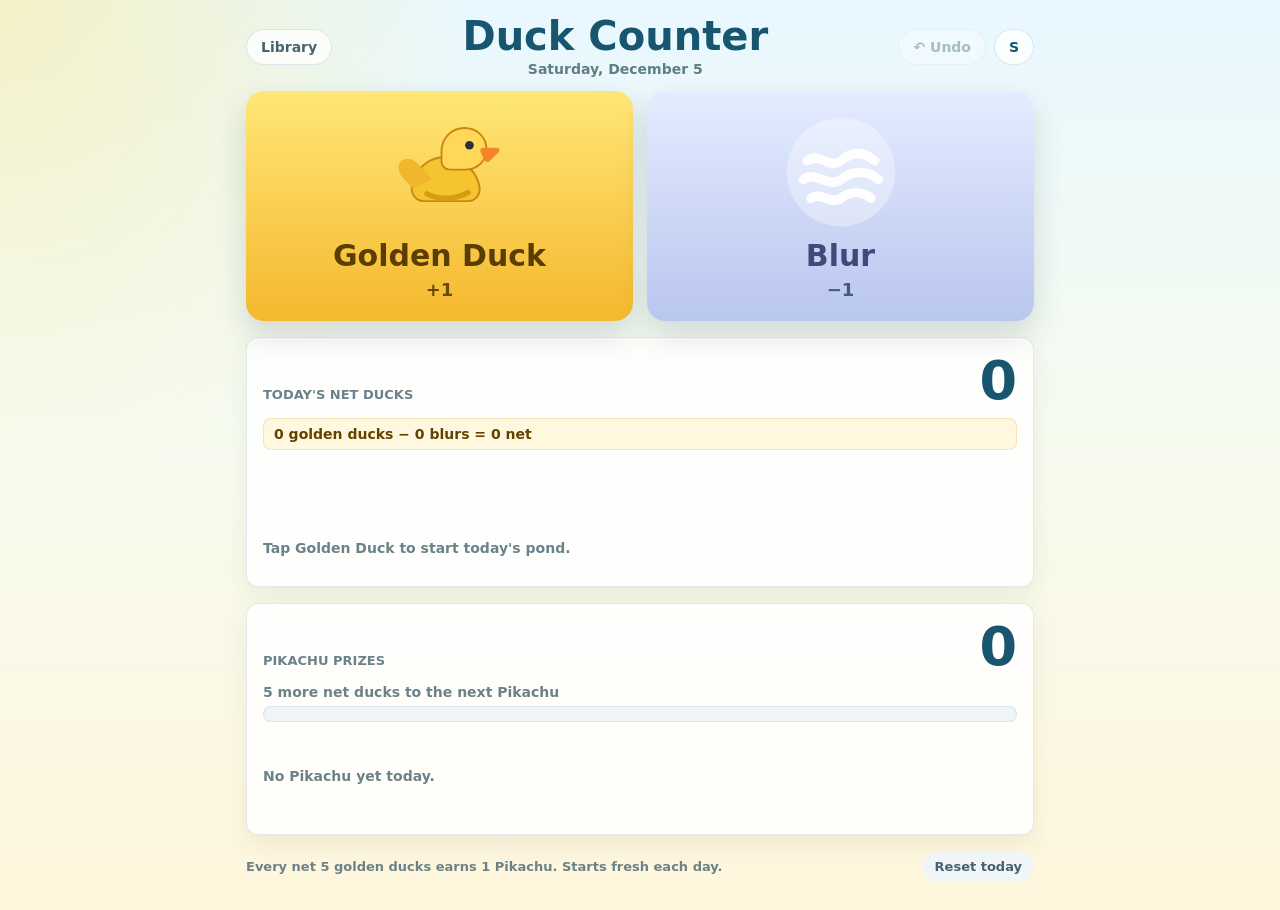
<file: tools/duck-counter/index.html>
<!DOCTYPE html>
<html lang="en">
<head>
<meta charset="UTF-8">
<meta name="viewport" content="width=device-width, initial-scale=1.0, viewport-fit=cover">
<meta http-equiv="Cache-Control" content="no-cache, no-store, must-revalidate">
<meta http-equiv="Pragma" content="no-cache">
<meta http-equiv="Expires" content="0">
<meta name="duck-counter-build" content="blur-v1">
<meta name="robots" content="noindex,nofollow">
<meta name="apple-mobile-web-app-capable" content="yes">
<title>Vera's Simple Duck Counter</title>
<style>
*{box-sizing:border-box}
html,body{min-height:100%}
body{margin:0;font-family:ui-rounded,"Arial Rounded MT Bold","Trebuchet MS",system-ui,sans-serif;color:#27323a;
background:radial-gradient(circle at top left,rgba(255,236,153,.55),transparent 30rem),linear-gradient(180deg,#e8f8ff 0%,#f7fbef 48%,#fff6dc 100%);overflow-x:hidden}
button{font:inherit;border:0;cursor:pointer;-webkit-tap-highlight-color:transparent}
.app{width:min(820px,100%);margin:0 auto;padding:16px 16px 28px}
.topbar{display:flex;align-items:center;justify-content:space-between;gap:12px;margin-bottom:14px}
.home-link,.undo{color:#47626e;text-decoration:none;font-size:14px;font-weight:800;padding:9px 14px;border-radius:999px;background:rgba(255,255,255,.78);border:1px solid rgba(79,126,148,.18)}
.sound{width:40px;padding:9px 0;font-weight:900;color:#18566f}
.undo:disabled{opacity:.4;cursor:default}
.title-block{text-align:center;flex:1}
h1{margin:0;font-size:clamp(24px,5vw,40px);color:#18566f;line-height:1}
.subtitle{margin:5px 0 0;color:#5f7d86;font-size:14px;font-weight:800}
.big-buttons{display:grid;grid-template-columns:1fr 1fr;gap:14px;margin-bottom:16px}
.big{min-height:clamp(150px,26vw,230px);border-radius:18px;display:flex;flex-direction:column;align-items:center;justify-content:center;gap:6px;color:#fff;font-weight:900;font-size:clamp(20px,4vw,30px);box-shadow:0 14px 30px rgba(39,50,58,.16);transition:transform .08s}
.big:active{transform:scale(.97)}
.big .ico{width:clamp(70px,14vw,120px);height:clamp(70px,14vw,120px)}
.big small{font-size:.6em;opacity:.9}
.duck-btn{background:linear-gradient(180deg,#ffe777 0%,#f5b82e 100%);color:#5a3d00}
.blur-btn{background:linear-gradient(180deg,#e4ecff 0%,#b9c6ef 100%);color:#3d4a7a}
.blur-btn .ico{filter:blur(.6px)}
.panel{background:rgba(255,255,255,.85);border:1px solid rgba(79,126,148,.16);border-radius:12px;padding:16px;box-shadow:0 10px 24px rgba(39,50,58,.07);margin-bottom:16px}
.panel-head{display:flex;justify-content:space-between;align-items:baseline;gap:10px;margin-bottom:10px}
.label{font-size:13px;font-weight:900;text-transform:uppercase;color:#6b8289}
.net{font-size:clamp(34px,7vw,54px);font-weight:900;color:#18566f;line-height:1}
.net.neg{color:#6c76a8}
.formula{font-size:14px;font-weight:900;color:#624400;background:#fff8df;border:1px solid rgba(196,138,22,.18);border-radius:8px;padding:7px 10px;margin-bottom:12px}
.grid{display:flex;flex-wrap:wrap;gap:8px;min-height:64px}
.slot{position:relative;width:clamp(48px,9vw,64px);height:clamp(48px,9vw,64px);border-radius:12px;background:#f0f9fb;display:flex;align-items:center;justify-content:center}
.slot.empty{background:#eef1fb;border:2px dashed #c3cbe8}
.slot .mist{width:80%;height:80%;opacity:.85;filter:blur(1.2px)}
.slot svg.duck{width:86%;height:86%}
.slot.blurring{animation:blurOut 1s ease forwards}
@keyframes blurOut{0%{filter:blur(0);opacity:1;transform:scale(1)}100%{filter:blur(14px);opacity:0;transform:scale(1.25)}}
.slot.pop{animation:pop .35s ease}
@keyframes pop{0%{transform:scale(.4)}70%{transform:scale(1.15)}100%{transform:scale(1)}}
.hint{color:#6b8289;font-weight:800;font-size:14px}
.progress{height:16px;border-radius:999px;background:#f0f6f8;overflow:hidden;margin:6px 0 12px;border:1px solid rgba(79,126,148,.14)}
.progress>div{height:100%;background:linear-gradient(90deg,#ffe777,#f5b82e);transition:width .3s}
.prizes{display:flex;flex-wrap:wrap;gap:10px;min-height:84px;align-items:center}
.prize{width:clamp(70px,13vw,96px);text-align:center;font-size:12px;font-weight:900;color:#7a5a00}
.prize svg{width:100%;height:auto;display:block}
.prize.pop{animation:pikaBounce 1.4s ease}
@keyframes pikaBounce{0%{transform:scale(.3);filter:drop-shadow(0 0 0 #ffe777)}25%{transform:scale(1.35) translateY(-14px);filter:drop-shadow(0 0 18px #ffd93b)}45%{transform:scale(.95)}60%{transform:scale(1.15) translateY(-6px)}80%{transform:scale(1);filter:drop-shadow(0 0 12px #ffd93b)}100%{transform:scale(1);filter:none}}
.footer{display:flex;justify-content:space-between;align-items:center;gap:10px;color:#6b8289;font-weight:800;font-size:13px}
.reset{background:#f0f6f8;color:#47626e;padding:8px 12px;border-radius:999px;font-weight:800;font-size:13px}
.confetti{position:fixed;top:-12px;width:10px;height:14px;border-radius:3px;pointer-events:none;z-index:50;animation:fall 1.6s linear forwards}
@keyframes fall{to{transform:translateY(105vh) rotate(540deg)}}
</style>
</head>
<body>
<div class="app">
  <div class="topbar">
    <a class="home-link" href="../../#tools">Library</a>
    <div class="title-block"><h1>Duck Counter</h1><p class="subtitle" id="today"></p></div>
    <span style="display:flex;gap:8px"><button class="undo" id="undo" type="button" disabled>&#8630; Undo</button><button class="undo sound" id="soundToggle" type="button" aria-label="Sound on">S</button></span>
  </div>

  <div class="big-buttons">
    <button class="big duck-btn" id="addDuck" type="button" aria-label="Add a golden duck">
      <svg class="ico" viewBox="0 0 64 64" id="duckTpl"><path d="M17 39c1.8-9.8 11.3-17 22-14.2 7.3 1.9 12.9 7.9 14.1 15.4.6 3.8-2.3 7.3-6.1 7.3H23.2c-4 0-7-3.8-6.2-8.5Z" fill="#f6c431" stroke="#c98712" stroke-width="1"/><path d="M12.3 35.2c-2.6-2.7-3.2-6.5-1.3-8.8 2.1-2.5 6.5-1.8 9.4 1.4l7.4 8.1-10.1 5-5.4-5.7Z" fill="#f0b62d"/><path d="M32.8 21.2c0-7.2 5.2-12.7 12.2-12.7 6.7 0 11.8 4.9 11.8 11.4 0 6.1-4.8 10.8-11.1 10.8h-8.5c-2.5 0-4.4-1.9-4.4-4.3v-5.2Z" fill="#ffd85a" stroke="#c98712" stroke-width="1"/><path d="M55.4 19.1h7.1c1.1 0 1.7 1.4.9 2.2l-5 4.9c-.8.8-2.2.5-2.7-.5l-2.1-4.4c-.5-1.1.3-2.2 1.8-2.2Z" fill="#f58528"/><circle cx="47.7" cy="17.7" r="2.3" fill="#25323a"/><path d="M25 43.6c5 3.1 15.3 3.2 22-.6" fill="none" stroke="#d99b12" stroke-width="2.8" stroke-linecap="round"/></svg>
      Golden Duck<small>+1</small>
    </button>
    <button class="big blur-btn" id="addX" type="button" aria-label="Blur a duck">
      <svg class="ico" viewBox="0 0 64 64"><circle cx="32" cy="32" r="29" fill="#fff" opacity=".35"/><path d="M14 26c6-5 12 5 18 0s12-5 18 0M12 36c6-5 14 5 20 0s14-5 20 0M16 46c5-4 11 4 16 0s11-4 16 0" fill="none" stroke="#fff" stroke-width="5" stroke-linecap="round" opacity=".95"/></svg>
      Blur<small>&minus;1</small>
    </button>
  </div>

  <section class="panel" aria-label="Net ducks">
    <div class="panel-head"><span class="label">Today's net ducks</span><span class="net" id="net">0</span></div>
    <div class="formula" id="formula"></div>
    <div class="grid" id="grid"></div>
    <p class="hint" id="gridHint"></p>
  </section>

  <section class="panel" aria-label="Pikachu prizes">
    <div class="panel-head"><span class="label">Pikachu prizes</span><span class="net" id="pikaCount">0</span></div>
    <div class="hint" id="toNext"></div>
    <div class="progress"><div id="bar" style="width:0"></div></div>
    <div class="prizes" id="prizes"></div>
  </section>

  <div class="footer"><span>Every net 5 golden ducks earns 1 Pikachu. Starts fresh each day.</span><button class="reset" id="reset" type="button">Reset today</button></div>
</div>

<template id="xTpl"><svg class="mist" viewBox="0 0 64 64"><path d="M14 26c6-5 12 5 18 0s12-5 18 0M12 36c6-5 14 5 20 0s14-5 20 0M16 46c5-4 11 4 16 0s11-4 16 0" fill="none" stroke="#a9b4dc" stroke-width="5" stroke-linecap="round"/></svg></template>
<script>
(function(){
  var KEY="vera-duck-counter-v1";
  var $=function(id){return document.getElementById(id)};
  var duckMarkup=$("duckTpl").innerHTML, xMarkup=$("xTpl").innerHTML;
  var PIKA='<svg viewBox="0 0 100 100" aria-hidden="true"><path d="M74 62 88 50 80 46 92 30 70 44 78 48 66 58Z" fill="#f2c200" stroke="#8a5a00" stroke-width="2" stroke-linejoin="round"/><path d="M30 34 16 6 42 26Z" fill="#ffd93b" stroke="#8a5a00" stroke-width="2" stroke-linejoin="round"/><path d="M16 6 22 18 27 14Z" fill="#2b2b2b"/><path d="M62 26 84 4 72 36Z" fill="#ffd93b" stroke="#8a5a00" stroke-width="2" stroke-linejoin="round"/><path d="M84 4 75 14 79 19Z" fill="#2b2b2b"/><ellipse cx="48" cy="58" rx="30" ry="32" fill="#ffd93b" stroke="#8a5a00" stroke-width="2"/><circle cx="37" cy="48" r="4.5" fill="#2b2b2b"/><circle cx="59" cy="48" r="4.5" fill="#2b2b2b"/><circle cx="38.3" cy="46.6" r="1.5" fill="#fff"/><circle cx="60.3" cy="46.6" r="1.5" fill="#fff"/><circle cx="28" cy="60" r="6" fill="#ef4b3c"/><circle cx="68" cy="60" r="6" fill="#ef4b3c"/><path d="M43 59q5 5 10 0" fill="none" stroke="#2b2b2b" stroke-width="2.4" stroke-linecap="round"/><path d="M36 78q12 6 24 0" fill="none" stroke="#e0a800" stroke-width="2.5" stroke-linecap="round"/></svg>';
  // Sounds: copied verbatim from tools/golden-duck-tracker (Web Audio synth, same mute key)
  var SOUND_KEY="veraGoldenDuckTracker.sound", audioCtx=null, soundOn=localStorage.getItem(SOUND_KEY)!=="off";
  function initAudio(){if(!soundOn)return;try{if(!audioCtx||audioCtx.state==="closed"){audioCtx=new(window.AudioContext||window.webkitAudioContext)()}if(audioCtx.state==="suspended")audioCtx.resume()}catch(e){}}
  function tone(freq,start,duration,type,volume){if(!soundOn||!audioCtx)return;var osc=audioCtx.createOscillator();var gain=audioCtx.createGain();osc.connect(gain);gain.connect(audioCtx.destination);osc.type=type||"sine";osc.frequency.setValueAtTime(freq,audioCtx.currentTime+start);gain.gain.setValueAtTime(0.01,audioCtx.currentTime+start);gain.gain.linearRampToValueAtTime(volume||0.12,audioCtx.currentTime+start+0.025);gain.gain.linearRampToValueAtTime(0.01,audioCtx.currentTime+start+duration);osc.start(audioCtx.currentTime+start);osc.stop(audioCtx.currentTime+start+duration+0.04)}
  function playDuckReward(){if(!soundOn)return;initAudio();[523,659,784,1047].forEach(function(freq,i){tone(freq,i*0.09,0.32,"sine",0.14)});setTimeout(function(){[659,784,988].forEach(function(freq,i){tone(freq,i*0.055,0.2,"triangle",0.08)})},450)}
  // Blur: soft "poof" whoosh = filtered noise swept down + a gentle low sine sigh (no buzzer)
  function playPoof(){whenReady(function(){var t=audioCtx.currentTime+0.02,len=Math.floor(audioCtx.sampleRate*0.9),buf=audioCtx.createBuffer(1,len,audioCtx.sampleRate),d=buf.getChannelData(0);for(var i=0;i<len;i++)d[i]=Math.random()*2-1;
    var src=audioCtx.createBufferSource(),bp=audioCtx.createBiquadFilter(),g=audioCtx.createGain();src.buffer=buf;bp.type="bandpass";bp.Q.value=0.9;bp.frequency.setValueAtTime(1800,t);bp.frequency.exponentialRampToValueAtTime(300,t+0.8);
    g.gain.setValueAtTime(0.0001,t);g.gain.exponentialRampToValueAtTime(0.22,t+0.12);g.gain.exponentialRampToValueAtTime(0.0001,t+0.85);src.connect(bp);bp.connect(g);g.connect(audioCtx.destination);src.start(t);src.stop(t+0.9);
    var o=audioCtx.createOscillator(),og=audioCtx.createGain();o.type="sine";o.frequency.setValueAtTime(392,t);o.frequency.exponentialRampToValueAtTime(262,t+0.6);og.gain.setValueAtTime(0.0001,t);og.gain.exponentialRampToValueAtTime(0.05,t+0.08);og.gain.exponentialRampToValueAtTime(0.0001,t+0.7);o.connect(og);og.connect(audioCtx.destination);o.start(t);o.stop(t+0.75)})}
  function playTap(){if(!soundOn)return;initAudio();tone(440,0,0.12,"sine",0.08)}
  // Pikachu fanfare v2: brass-like "ta-da-da-DAAA" level-up jingle + sparkle, ~2.5 s, through a lowpass
  function whenReady(fn){if(!soundOn)return;initAudio();if(!audioCtx)return;if(audioCtx.state==="running"){fn()}else{audioCtx.resume().then(fn,fn)}}
  function brass(out,f,t,d,v){var o1=audioCtx.createOscillator(),o2=audioCtx.createOscillator(),g=audioCtx.createGain();o1.type="sawtooth";o2.type="square";
    o1.frequency.setValueAtTime(f,t);o2.frequency.setValueAtTime(f*1.003,t);o1.connect(g);o2.connect(g);g.connect(out);
    g.gain.setValueAtTime(0.0001,t);g.gain.exponentialRampToValueAtTime(v,t+0.03);g.gain.setValueAtTime(v,t+Math.max(0.04,d-0.08));g.gain.exponentialRampToValueAtTime(0.0001,t+d);
    o1.start(t);o2.start(t);o1.stop(t+d+0.05);o2.stop(t+d+0.05)}
  function bell(out,f,t,d,v){var o=audioCtx.createOscillator(),g=audioCtx.createGain();o.type="sine";o.frequency.setValueAtTime(f,t);o.connect(g);g.connect(out);
    g.gain.setValueAtTime(0.0001,t);g.gain.exponentialRampToValueAtTime(v,t+0.01);g.gain.exponentialRampToValueAtTime(0.0001,t+d);o.start(t);o.stop(t+d+0.05)}
  function playPikachuFanfare(){whenReady(function(){
    var now=audioCtx.currentTime+0.03, lp=audioCtx.createBiquadFilter(), m=audioCtx.createGain();
    lp.type="lowpass";lp.frequency.setValueAtTime(2600,now);lp.Q.value=0.7;m.gain.value=1;lp.connect(m);m.connect(audioCtx.destination);
    // ta-ta-ta  ta-da  DAAAA  (G4 G4 G4  E5 G5  C6 chord)
    [[392,0,.13],[392,.15,.13],[392,.30,.13],[659,.47,.16],[784,.66,.18]].forEach(function(n){brass(lp,n[0],now+n[1],n[2],0.11)});
    [523,659,784,1047].forEach(function(f){brass(lp,f,now+0.88,1.5,0.06)});
    brass(lp,131,now+0.88,1.5,0.08);
    for(var i=0;i<14;i++){bell(m,[2093,2637,3136,2637][i%4],now+0.95+i*0.085,0.25,0.07)}
    bell(m,4186,now+2.15,0.4,0.06);
  })}
  function renderSound(){var b=$("soundToggle");b.textContent=soundOn?"S":"M";b.setAttribute("aria-label",soundOn?"Sound on":"Sound muted")}
  $("soundToggle").onclick=function(){soundOn=!soundOn;localStorage.setItem(SOUND_KEY,soundOn?"on":"off");if(soundOn){initAudio();playTap()}renderSound()};
  function today(){var d=new Date();return d.getFullYear()+"-"+String(d.getMonth()+1).padStart(2,"0")+"-"+String(d.getDate()).padStart(2,"0")}
  function load(){try{var s=JSON.parse(localStorage.getItem(KEY));if(s&&s.date===today()&&Array.isArray(s.log))return s}catch(e){}return{date:today(),log:[]}}
  var state=load(), lastPika=null, blurTimer=null;
  function save(){localStorage.setItem(KEY,JSON.stringify(state))}
  function counts(){var d=0,x=0;state.log.forEach(function(e){e===1?d++:x++});return{d:d,x:x,net:d-x}}
  function render(pop){
    var c=counts(), net=c.net, grid=$("grid"), html="";
    $("today").textContent=new Date().toLocaleDateString(undefined,{weekday:"long",month:"long",day:"numeric"});
    $("net").textContent=net; $("net").className="net"+(net<0?" neg":"");
    $("formula").textContent=c.d+" golden duck"+(c.d===1?"":"s")+" \u2212 "+c.x+" blur"+(c.x===1?"":"s")+" = "+net+" net";
    // Blurred ducks are gone from the pond: show only net ducks (or soft mist slots when below zero)
    var slots=Math.abs(net);
    for(var i=0;i<slots;i++){
      var cls="slot", inner="";
      if(net>0){inner='<svg class="duck" viewBox="0 0 64 64">'+duckMarkup+'</svg>'}
      else{cls+=" empty";inner=xMarkup}
      if(pop&&i===slots-1)cls+=" pop";
      html+='<div class="'+cls+'">'+inner+'</div>';
    }
    grid.innerHTML=html;
    $("gridHint").textContent=slots===0?"Tap Golden Duck to start today's pond.":(net<0?"A little foggy \u2014 earn ducks to clear the mist!":(c.x?"Each blur fades one duck away.":""));
    var pikas=Math.floor(Math.max(net,0)/5), rem=Math.max(net,0)%5;
    $("pikaCount").textContent=pikas;
    $("bar").style.width=(rem/5*100)+"%";
    $("toNext").textContent=net<0?"Get back to 0, then 5 net ducks earns a Pikachu.":(5-rem)+" more net duck"+(5-rem===1?"":"s")+" to the next Pikachu";
    var ph="";for(var p=0;p<pikas;p++)ph+='<div class="prize'+(lastPika!==null&&p>=lastPika?" pop":"")+'">'+PIKA+'Pikachu</div>';
    if(!pikas)ph='<span class="hint">No Pikachu yet today.</span>';
    $("prizes").innerHTML=ph;
    if(lastPika!==null&&pikas>lastPika){confetti(120)}
    lastPika=pikas;
    $("undo").disabled=!state.log.length;
  }
  function confetti(n){n=n||40;var cols=["#f6c431","#ef4b3c","#1b7893","#7cc576","#ffd93b"];for(var i=0;i<n;i++){var e=document.createElement("div");e.className="confetti";e.style.left=Math.random()*100+"vw";e.style.background=cols[i%cols.length];e.style.animationDelay=Math.random()*.5+"s";document.body.appendChild(e);setTimeout(e.remove.bind(e),2300)}}
  function rollover(){if(state.date!==today()){state={date:today(),log:[]};save();lastPika=0;render()}}
  function pikaCount(){return Math.floor(Math.max(counts().net,0)/5)}
  function add(v){initAudio();rollover();var p0=pikaCount();state.log.push(v);var p1=pikaCount();if(p1>p0)playPikachuFanfare();else if(v===1)playDuckReward();else playPoof();save();
    if(v===-1){var ds=document.querySelectorAll("#grid .slot:not(.empty):not(.blurring)");if(ds.length){var el=ds[ds.length-1];el.classList.remove("pop");void el.offsetWidth;el.classList.add("blurring");clearTimeout(blurTimer);blurTimer=setTimeout(function(){render()},1000)}else{render(true)}}else{clearTimeout(blurTimer);render(true)}if(navigator.vibrate)navigator.vibrate(25)}
  $("addDuck").onclick=function(){add(1)};
  $("addX").onclick=function(){add(-1)};
  $("undo").onclick=function(){initAudio();rollover();var p0=pikaCount(),had=state.log.length;state.log.pop();if(pikaCount()>p0)playPikachuFanfare();else if(had)playTap();save();render()};
  $("reset").onclick=function(){if(confirm("Reset today's ducks to zero?")){state.log=[];save();playTap();render()}};
  setInterval(rollover,30000);
  document.addEventListener("visibilitychange",rollover);
  renderSound();render();
})();
</script>
</body>
</html>
</file>
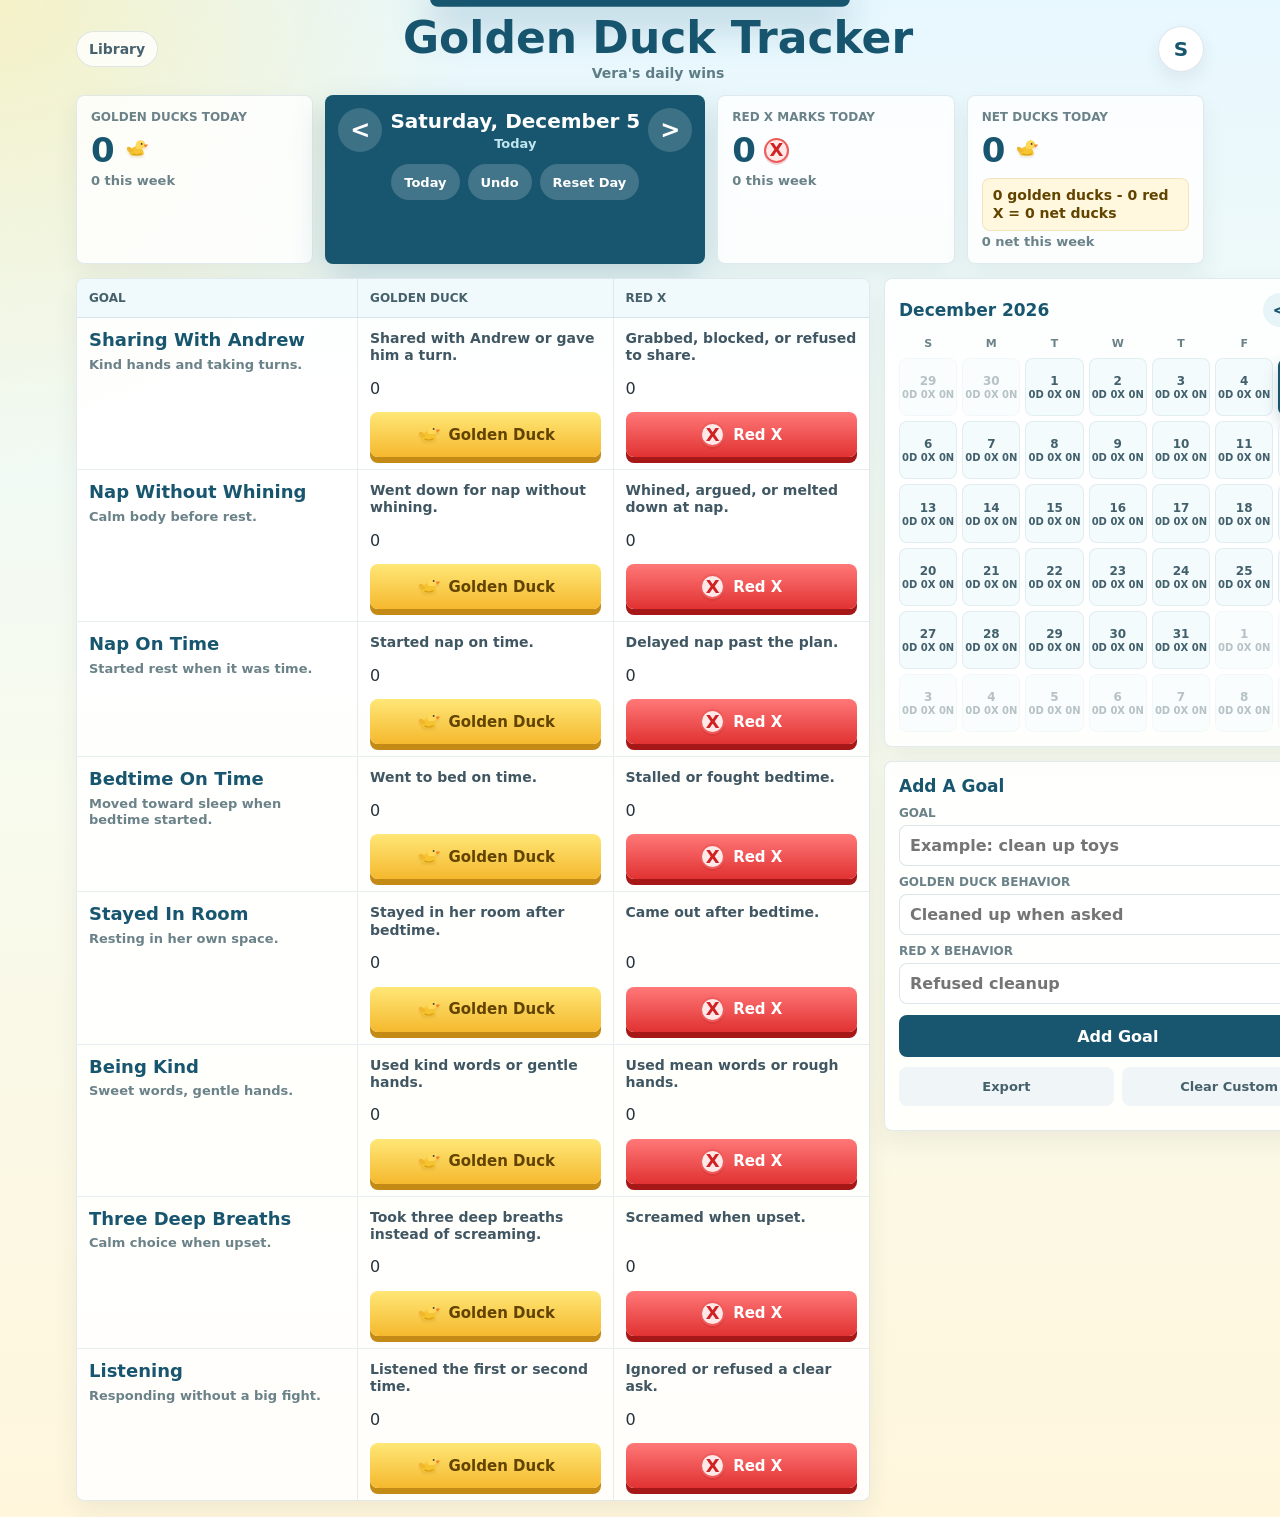
<file: tools/golden-duck-tracker/index.html>
<!DOCTYPE html>
<html lang="en">
<head>
  <meta charset="UTF-8">
  <meta name="viewport" content="width=device-width, initial-scale=1.0, maximum-scale=1.0, user-scalable=no">
  <meta name="robots" content="noindex,nofollow">
  <title>Vera's Golden Duck Tracker</title>
  <style>
    * { box-sizing: border-box; }
    html, body { min-height: 100%; }
    body {
      margin: 0;
      font-family: ui-rounded, "Arial Rounded MT Bold", "Trebuchet MS", system-ui, sans-serif;
      color: #27323a;
      background:
        radial-gradient(circle at top left, rgba(255, 236, 153, 0.55), transparent 30rem),
        linear-gradient(180deg, #e8f8ff 0%, #f7fbef 48%, #fff6dc 100%);
      overflow-x: hidden;
    }
    button, input {
      font: inherit;
    }
    button {
      border: 0;
      cursor: pointer;
      -webkit-tap-highlight-color: transparent;
    }
    .app {
      width: min(1160px, 100%);
      margin: 0 auto;
      padding: 16px;
    }
    .topbar {
      display: flex;
      align-items: center;
      justify-content: space-between;
      gap: 12px;
      margin-bottom: 14px;
    }
    .home-link {
      color: #47626e;
      text-decoration: none;
      font-size: 14px;
      font-weight: 800;
      padding: 9px 12px;
      border-radius: 999px;
      background: rgba(255, 255, 255, 0.78);
      border: 1px solid rgba(79, 126, 148, 0.18);
    }
    .title-block {
      text-align: center;
      flex: 1;
      min-width: 0;
    }
    h1 {
      margin: 0;
      font-size: clamp(25px, 5vw, 44px);
      color: #18566f;
      letter-spacing: 0;
      line-height: 1;
    }
    .subtitle {
      margin: 5px 0 0;
      color: #5f7d86;
      font-size: 14px;
      font-weight: 800;
    }
    .sound-toggle {
      width: 46px;
      height: 46px;
      border-radius: 999px;
      background: #ffffff;
      color: #18566f;
      border: 1px solid rgba(79, 126, 148, 0.18);
      box-shadow: 0 8px 18px rgba(39, 50, 58, 0.08);
      font-size: 20px;
      font-weight: 900;
    }
    .summary-band {
      display: grid;
      grid-template-columns: 1fr auto 1fr 1fr;
      gap: 12px;
      align-items: stretch;
      margin-bottom: 14px;
    }
    .score-panel {
      background: rgba(255, 255, 255, 0.82);
      border: 1px solid rgba(79, 126, 148, 0.16);
      border-radius: 8px;
      padding: 14px;
      box-shadow: 0 10px 24px rgba(39, 50, 58, 0.07);
      min-width: 0;
    }
    .score-label {
      font-size: 12px;
      font-weight: 900;
      text-transform: uppercase;
      color: #6b8289;
    }
    .score-value {
      display: flex;
      align-items: center;
      gap: 8px;
      margin-top: 6px;
      font-size: 34px;
      font-weight: 900;
      color: #18566f;
    }
    .score-value.is-negative {
      color: #c62525;
    }
    .score-detail {
      margin-top: 3px;
      color: #6b8289;
      font-size: 13px;
      font-weight: 800;
    }
    .math-formula {
      margin-top: 8px;
      padding: 8px 10px;
      border-radius: 8px;
      background: #fff8df;
      color: #624400;
      font-size: 14px;
      font-weight: 900;
      line-height: 1.25;
      border: 1px solid rgba(196, 138, 22, 0.18);
      overflow-wrap: anywhere;
    }
    .date-card {
      min-width: min(390px, 100%);
      background: #18566f;
      color: #ffffff;
      border-radius: 8px;
      padding: 13px;
      box-shadow: 0 14px 34px rgba(24, 86, 111, 0.22);
      min-width: 0;
    }
    .date-nav {
      display: grid;
      grid-template-columns: 44px 1fr 44px;
      gap: 8px;
      align-items: center;
    }
    .nav-btn {
      height: 44px;
      border-radius: 999px;
      background: rgba(255, 255, 255, 0.16);
      color: #ffffff;
      font-size: 24px;
      font-weight: 900;
    }
    .date-title {
      text-align: center;
      font-weight: 900;
      font-size: 20px;
      line-height: 1.15;
    }
    .date-subtitle {
      margin-top: 3px;
      text-align: center;
      color: #bfe5ef;
      font-size: 13px;
      font-weight: 800;
    }
    .jump-row {
      display: flex;
      justify-content: center;
      gap: 8px;
      margin-top: 12px;
    }
    .mini-btn {
      min-height: 36px;
      padding: 8px 13px;
      border-radius: 999px;
      background: rgba(255, 255, 255, 0.18);
      color: #ffffff;
      font-size: 13px;
      font-weight: 900;
    }
    .layout {
      display: grid;
      grid-template-columns: minmax(0, 1fr) 320px;
      gap: 14px;
      align-items: start;
    }
    .matrix {
      background: rgba(255, 255, 255, 0.88);
      border: 1px solid rgba(79, 126, 148, 0.16);
      border-radius: 8px;
      overflow: hidden;
      box-shadow: 0 10px 24px rgba(39, 50, 58, 0.07);
    }
    .matrix-head,
    .goal-row {
      display: grid;
      grid-template-columns: minmax(150px, 1.1fr) minmax(170px, 1fr) minmax(170px, 1fr);
      align-items: stretch;
    }
    .matrix-head {
      background: #f0f9fb;
      color: #46616b;
      font-size: 12px;
      font-weight: 900;
      text-transform: uppercase;
      border-bottom: 1px solid rgba(79, 126, 148, 0.16);
    }
    .matrix-head div,
    .goal-cell {
      padding: 12px;
      border-right: 1px solid rgba(79, 126, 148, 0.14);
    }
    .matrix-head div:last-child,
    .goal-cell:last-child {
      border-right: 0;
    }
    .goal-row {
      border-bottom: 1px solid rgba(79, 126, 148, 0.13);
    }
    .goal-row:last-child {
      border-bottom: 0;
    }
    .goal-name {
      font-size: 18px;
      line-height: 1.15;
      font-weight: 900;
      color: #18566f;
    }
    .goal-note {
      margin-top: 6px;
      color: #6b8289;
      font-size: 13px;
      line-height: 1.25;
      font-weight: 700;
    }
    .action-cell {
      display: flex;
      flex-direction: column;
      gap: 10px;
      min-height: 132px;
    }
    .behavior-label {
      flex: 1;
      color: #405763;
      font-size: 14px;
      line-height: 1.22;
      font-weight: 800;
    }
    .count-line {
      display: flex;
      flex-wrap: wrap;
      gap: 4px;
      min-height: 28px;
      align-items: center;
    }
    .duck-icon {
      width: 25px;
      height: 25px;
      display: inline-block;
      filter: drop-shadow(0 2px 1px rgba(147, 100, 0, 0.15));
      animation: duckBob 2.7s ease-in-out infinite;
    }
    .duck-icon svg {
      width: 100%;
      height: 100%;
      display: block;
    }
    @keyframes duckBob {
      0%, 100% { transform: translateY(0) rotate(-3deg); }
      50% { transform: translateY(-2px) rotate(3deg); }
    }
    .x-mark {
      width: 25px;
      height: 25px;
      border-radius: 999px;
      display: inline-grid;
      place-items: center;
      background: #ffe8e8;
      color: #d02222;
      border: 2px solid #ee5b5b;
      font-size: 18px;
      font-weight: 900;
      line-height: 1;
      box-shadow: 0 2px 0 rgba(182, 32, 32, 0.18);
    }
    .add-btn,
    .x-btn {
      min-height: 45px;
      border-radius: 8px;
      font-size: 15px;
      font-weight: 900;
      display: flex;
      align-items: center;
      justify-content: center;
      gap: 8px;
      transition: transform 0.12s ease, box-shadow 0.12s ease;
    }
    .add-btn:active,
    .x-btn:active,
    .nav-btn:active,
    .mini-btn:active {
      transform: scale(0.97);
    }
    .add-btn {
      background: linear-gradient(180deg, #ffe777 0%, #f5b82e 100%);
      color: #624400;
      box-shadow: 0 6px 0 #c48a16;
    }
    .x-btn {
      background: linear-gradient(180deg, #ff7878 0%, #e13232 100%);
      color: #ffffff;
      box-shadow: 0 6px 0 #a61717;
    }
    .side-panel {
      display: grid;
      gap: 14px;
    }
    .calendar-panel,
    .editor-panel {
      background: rgba(255, 255, 255, 0.88);
      border: 1px solid rgba(79, 126, 148, 0.16);
      border-radius: 8px;
      padding: 14px;
      box-shadow: 0 10px 24px rgba(39, 50, 58, 0.07);
    }
    .panel-title {
      display: flex;
      justify-content: space-between;
      align-items: center;
      gap: 8px;
      margin-bottom: 10px;
      color: #18566f;
      font-size: 17px;
      font-weight: 900;
    }
    .month-switch {
      display: flex;
      gap: 6px;
    }
    .small-round {
      width: 34px;
      height: 34px;
      border-radius: 999px;
      background: #e7f5f8;
      color: #18566f;
      font-weight: 900;
    }
    .calendar-grid {
      display: grid;
      grid-template-columns: repeat(7, 1fr);
      gap: 5px;
    }
    .weekday {
      text-align: center;
      font-size: 11px;
      color: #6b8289;
      font-weight: 900;
      padding-bottom: 3px;
    }
    .day-cell {
      aspect-ratio: 1;
      border-radius: 8px;
      background: #f4fbfd;
      color: #42606b;
      border: 1px solid rgba(79, 126, 148, 0.11);
      display: flex;
      flex-direction: column;
      align-items: center;
      justify-content: center;
      gap: 2px;
      font-size: 12px;
      font-weight: 900;
      padding: 2px;
    }
    .day-cell.is-outside {
      opacity: 0.38;
    }
    .day-cell.is-selected {
      background: #18566f;
      color: #ffffff;
      border-color: #18566f;
      box-shadow: 0 7px 16px rgba(24, 86, 111, 0.24);
    }
    .day-cell.is-today:not(.is-selected) {
      outline: 2px solid #f2bd2f;
    }
    .day-stats {
      display: flex;
      gap: 3px;
      align-items: center;
      font-size: 10px;
      line-height: 1;
      white-space: nowrap;
    }
    .field {
      display: grid;
      gap: 5px;
      margin-bottom: 9px;
    }
    .field label {
      font-size: 12px;
      color: #6b8289;
      font-weight: 900;
      text-transform: uppercase;
    }
    .field input {
      min-height: 41px;
      border-radius: 8px;
      border: 1px solid rgba(79, 126, 148, 0.2);
      padding: 9px 10px;
      background: #ffffff;
      color: #27323a;
      font-weight: 800;
    }
    .wide-btn {
      width: 100%;
      min-height: 42px;
      border-radius: 8px;
      background: #18566f;
      color: #ffffff;
      font-weight: 900;
      margin-top: 2px;
    }
    .utility-row {
      display: grid;
      grid-template-columns: 1fr 1fr;
      gap: 8px;
      margin-top: 10px;
    }
    .utility-btn {
      min-height: 39px;
      border-radius: 8px;
      background: #f0f6f8;
      color: #46616b;
      font-size: 13px;
      font-weight: 900;
    }
    .delete-goals {
      margin-top: 10px;
      display: grid;
      gap: 6px;
    }
    .custom-goal-row {
      display: grid;
      grid-template-columns: 1fr auto;
      gap: 6px;
      align-items: center;
      color: #536e77;
      font-size: 13px;
      font-weight: 800;
      padding: 7px 0;
      border-top: 1px solid rgba(79, 126, 148, 0.12);
    }
    .remove-goal {
      width: 31px;
      height: 31px;
      border-radius: 999px;
      background: #ffe8e8;
      color: #c62525;
      font-weight: 900;
    }
    .toast {
      position: fixed;
      left: 50%;
      top: 18px;
      transform: translateX(-50%) translateY(-140%);
      min-width: min(420px, calc(100vw - 28px));
      padding: 14px 16px;
      border-radius: 8px;
      background: #18566f;
      color: #ffffff;
      text-align: center;
      font-size: 20px;
      font-weight: 900;
      box-shadow: 0 18px 40px rgba(24, 86, 111, 0.26);
      z-index: 40;
      transition: transform 0.24s ease;
      pointer-events: none;
    }
    .toast.show {
      transform: translateX(-50%) translateY(0);
    }
    .big-x {
      position: fixed;
      left: 50%;
      top: 50%;
      transform: translate(-50%, -50%) scale(0);
      width: 150px;
      height: 150px;
      border-radius: 999px;
      display: grid;
      place-items: center;
      background: rgba(255, 232, 232, 0.94);
      color: #d02222;
      border: 8px solid #ee5b5b;
      font-size: 112px;
      font-weight: 900;
      line-height: 1;
      z-index: 35;
      opacity: 0;
      pointer-events: none;
    }
    .big-x.show {
      animation: penaltyPop 0.75s ease forwards;
    }
    @keyframes penaltyPop {
      0% { opacity: 0; transform: translate(-50%, -50%) scale(0) rotate(-15deg); }
      25% { opacity: 1; transform: translate(-50%, -50%) scale(1.15) rotate(9deg); }
      45% { transform: translate(-50%, -50%) scale(1) rotate(-7deg); }
      70% { opacity: 1; transform: translate(-50%, -50%) scale(1.06) rotate(0); }
      100% { opacity: 0; transform: translate(-50%, -50%) scale(0.82) rotate(0); }
    }
    .flying-duck,
    .confetti {
      position: fixed;
      pointer-events: none;
      z-index: 38;
    }
    .flying-duck {
      width: 44px;
      height: 44px;
      animation: flyDuck 1.45s ease-out forwards;
    }
    @keyframes flyDuck {
      0% { opacity: 0; transform: translateY(28px) scale(0.55) rotate(-12deg); }
      22% { opacity: 1; }
      100% { opacity: 0; transform: translateY(-170px) scale(1.18) rotate(12deg); }
    }
    .confetti {
      width: 9px;
      height: 14px;
      border-radius: 3px;
      animation: confettiDrop 2.4s ease-in forwards;
    }
    @keyframes confettiDrop {
      0% { opacity: 0; transform: translateY(-20px) rotate(0); }
      15% { opacity: 1; }
      100% { opacity: 0; transform: translateY(105vh) rotate(420deg); }
    }
    @media (max-width: 920px) {
      .summary-band,
      .layout {
        grid-template-columns: 1fr;
      }
      .summary-band .score-panel {
        min-height: 92px;
      }
      .date-card {
        min-width: 0;
        order: -1;
      }
    }
    @media (max-width: 680px) {
      html,
      body {
        width: 100%;
        max-width: 100%;
        overflow-x: hidden;
      }
      .app { padding: 8px; }
      .app,
      .topbar,
      .summary-band,
      .layout,
      .matrix,
      #goalRows,
      .goal-row,
      .goal-cell,
      .side-panel,
      .calendar-panel,
      .editor-panel {
        width: 100%;
        max-width: 100%;
        min-width: 0;
      }
      .topbar {
        display: grid;
        grid-template-columns: 38px minmax(0, 1fr) 38px;
        gap: 8px;
        margin-bottom: 10px;
      }
      h1 {
        font-size: clamp(19px, 5.6vw, 22px);
        line-height: 1.05;
      }
      .subtitle { font-size: 13px; }
      .home-link {
        font-size: 0;
        width: 38px;
        height: 38px;
        display: grid;
        place-items: center;
        padding: 0;
      }
      .home-link::before {
        content: "<";
        font-size: 22px;
      }
      .sound-toggle {
        width: 38px;
        height: 38px;
        font-size: 18px;
      }
      .summary-band {
        grid-template-columns: repeat(2, minmax(0, 1fr));
        gap: 8px;
        align-items: stretch;
      }
      .summary-band .date-card {
        grid-column: 1 / -1;
      }
      .summary-band .score-panel:last-child {
        grid-column: 1 / -1;
      }
      .summary-band .score-panel {
        min-height: 0;
        padding: 10px;
      }
      .score-label {
        min-height: 0;
        font-size: 9px;
        line-height: 1.18;
      }
      .score-value {
        gap: 5px;
        margin-top: 3px;
        font-size: 25px;
      }
      .score-value .duck-icon,
      .score-value .x-mark {
        width: 20px;
        height: 20px;
      }
      .score-value .x-mark {
        font-size: 14px;
        border-width: 2px;
      }
      .score-detail {
        margin-top: 2px;
        font-size: 11px;
        line-height: 1.15;
      }
      .math-formula {
        margin-top: 6px;
        padding: 7px;
        font-size: 12px;
        line-height: 1.2;
      }
      .date-card {
        padding: 11px;
      }
      .date-nav {
        grid-template-columns: 42px 1fr 42px;
      }
      .nav-btn {
        height: 42px;
        font-size: 23px;
      }
      .date-title { font-size: 19px; }
      .jump-row {
        gap: 7px;
        margin-top: 10px;
      }
      .mini-btn {
        min-height: 34px;
        padding: 8px 12px;
        font-size: 13px;
      }
      .matrix {
        background: transparent;
        border: 0;
        box-shadow: none;
        overflow: hidden;
      }
      .matrix-head { display: none; }
      .goal-row {
        display: grid;
        grid-template-columns: 1fr;
        gap: 9px;
        background: rgba(255, 255, 255, 0.9);
        border: 1px solid rgba(79, 126, 148, 0.16);
        border-radius: 8px;
        padding: 12px;
        margin-bottom: 10px;
        box-shadow: 0 8px 20px rgba(39, 50, 58, 0.06);
        overflow: hidden;
      }
      .goal-cell {
        padding: 0;
        border-right: 0;
      }
      .action-cell {
        min-height: 0;
        width: 100%;
        max-width: 100%;
        min-width: 0;
      }
      .action-cell + .action-cell {
        padding-top: 9px;
        border-top: 1px solid rgba(79, 126, 148, 0.12);
      }
      .add-btn,
      .x-btn {
        width: 100%;
        max-width: 100%;
        min-width: 0;
        min-height: 48px;
      }
      .behavior-label {
        min-width: 0;
        overflow-wrap: anywhere;
      }
      .add-btn {
        margin-bottom: 4px;
      }
    }
  </style>
</head>
<body>
  <main class="app">
    <div class="topbar">
      <a class="home-link" href="../../">Library</a>
      <div class="title-block">
        <h1>Golden Duck Tracker</h1>
        <p class="subtitle">Vera's daily wins</p>
      </div>
      <button class="sound-toggle" id="soundToggle" type="button" aria-label="Toggle sound">S</button>
    </div>

    <section class="summary-band" aria-label="Daily summary">
      <div class="score-panel">
        <div class="score-label">Golden ducks today</div>
        <div class="score-value"><span id="duckTotal">0</span><span id="duckTotalIcon"></span></div>
        <div class="score-detail" id="weekDuckTotal">0 this week</div>
      </div>
      <div class="date-card">
        <div class="date-nav">
          <button class="nav-btn" id="prevDay" type="button" aria-label="Previous day">&lt;</button>
          <div>
            <div class="date-title" id="dateTitle"></div>
            <div class="date-subtitle" id="dateSubtitle"></div>
          </div>
          <button class="nav-btn" id="nextDay" type="button" aria-label="Next day">&gt;</button>
        </div>
        <div class="jump-row">
          <button class="mini-btn" id="todayBtn" type="button">Today</button>
          <button class="mini-btn" id="undoBtn" type="button">Undo</button>
          <button class="mini-btn" id="resetDayBtn" type="button">Reset Day</button>
        </div>
      </div>
      <div class="score-panel">
        <div class="score-label">Red X marks today</div>
        <div class="score-value"><span id="xTotal">0</span><span class="x-mark">X</span></div>
        <div class="score-detail" id="weekXTotal">0 this week</div>
      </div>
      <div class="score-panel">
        <div class="score-label">Net ducks today</div>
        <div class="score-value" id="netTotalWrap"><span id="netTotal">0</span><span id="netDuckIcon"></span></div>
        <div class="math-formula" id="netFormula">0 ducks - 0 red X = 0 net ducks</div>
        <div class="score-detail" id="weekNetTotal">0 net this week</div>
      </div>
    </section>

    <section class="layout">
      <div class="matrix" aria-label="Daily behavior tracker">
        <div class="matrix-head">
          <div>Goal</div>
          <div>Golden duck</div>
          <div>Red X</div>
        </div>
        <div id="goalRows"></div>
      </div>

      <aside class="side-panel">
        <section class="calendar-panel" aria-label="Calendar">
          <div class="panel-title">
            <span id="monthTitle"></span>
            <span class="month-switch">
              <button class="small-round" id="prevMonth" type="button" aria-label="Previous month">&lt;</button>
              <button class="small-round" id="nextMonth" type="button" aria-label="Next month">&gt;</button>
            </span>
          </div>
          <div class="calendar-grid" id="calendarGrid"></div>
        </section>

        <section class="editor-panel" aria-label="Add goal">
          <div class="panel-title">Add A Goal</div>
          <div class="field">
            <label for="newGoalName">Goal</label>
            <input id="newGoalName" type="text" maxlength="42" placeholder="Example: clean up toys">
          </div>
          <div class="field">
            <label for="newGoalPositive">Golden duck behavior</label>
            <input id="newGoalPositive" type="text" maxlength="80" placeholder="Cleaned up when asked">
          </div>
          <div class="field">
            <label for="newGoalNegative">Red X behavior</label>
            <input id="newGoalNegative" type="text" maxlength="80" placeholder="Refused cleanup">
          </div>
          <button class="wide-btn" id="addGoalBtn" type="button">Add Goal</button>
          <div class="utility-row">
            <button class="utility-btn" id="exportBtn" type="button">Export</button>
            <button class="utility-btn" id="clearCustomBtn" type="button">Clear Custom</button>
          </div>
          <div class="delete-goals" id="customGoalList"></div>
        </section>
      </aside>
    </section>
  </main>

  <div class="toast" id="toast" aria-live="polite"></div>
  <div class="big-x" id="bigX">X</div>

  <script>
    (function () {
      var STORAGE_KEY = "veraGoldenDuckTracker.v1";
      var SOUND_KEY = "veraGoldenDuckTracker.sound";
      var defaultGoals = [
        {
          id: "share-andrew",
          name: "Sharing With Andrew",
          note: "Kind hands and taking turns.",
          positive: "Shared with Andrew or gave him a turn.",
          negative: "Grabbed, blocked, or refused to share."
        },
        {
          id: "nap-calm",
          name: "Nap Without Whining",
          note: "Calm body before rest.",
          positive: "Went down for nap without whining.",
          negative: "Whined, argued, or melted down at nap."
        },
        {
          id: "nap-time",
          name: "Nap On Time",
          note: "Started rest when it was time.",
          positive: "Started nap on time.",
          negative: "Delayed nap past the plan."
        },
        {
          id: "bedtime-time",
          name: "Bedtime On Time",
          note: "Moved toward sleep when bedtime started.",
          positive: "Went to bed on time.",
          negative: "Stalled or fought bedtime."
        },
        {
          id: "stay-room",
          name: "Stayed In Room",
          note: "Resting in her own space.",
          positive: "Stayed in her room after bedtime.",
          negative: "Came out after bedtime."
        },
        {
          id: "kind",
          name: "Being Kind",
          note: "Sweet words, gentle hands.",
          positive: "Used kind words or gentle hands.",
          negative: "Used mean words or rough hands."
        },
        {
          id: "deep-breaths",
          name: "Three Deep Breaths",
          note: "Calm choice when upset.",
          positive: "Took three deep breaths instead of screaming.",
          negative: "Screamed when upset."
        },
        {
          id: "listen",
          name: "Listening",
          note: "Responding without a big fight.",
          positive: "Listened the first or second time.",
          negative: "Ignored or refused a clear ask."
        }
      ];
      var affirmations = [
        "Golden duck!",
        "Great choice, Vera!",
        "That was kind!",
        "Big girl choice!",
        "You did it!",
        "Dada is proud!",
        "Excellent calm body!",
        "Sweet work, Vera!"
      ];

      var state = loadState();
      var selected = startOfDay(new Date());
      var calendarMonth = new Date(selected.getFullYear(), selected.getMonth(), 1);
      var audioCtx = null;
      var soundOn = localStorage.getItem(SOUND_KEY) !== "off";
      var lastAction = null;

      var els = {
        goalRows: document.getElementById("goalRows"),
        dateTitle: document.getElementById("dateTitle"),
        dateSubtitle: document.getElementById("dateSubtitle"),
        duckTotal: document.getElementById("duckTotal"),
        duckTotalIcon: document.getElementById("duckTotalIcon"),
        xTotal: document.getElementById("xTotal"),
        netTotal: document.getElementById("netTotal"),
        netTotalWrap: document.getElementById("netTotalWrap"),
        netDuckIcon: document.getElementById("netDuckIcon"),
        netFormula: document.getElementById("netFormula"),
        weekDuckTotal: document.getElementById("weekDuckTotal"),
        weekXTotal: document.getElementById("weekXTotal"),
        weekNetTotal: document.getElementById("weekNetTotal"),
        monthTitle: document.getElementById("monthTitle"),
        calendarGrid: document.getElementById("calendarGrid"),
        toast: document.getElementById("toast"),
        bigX: document.getElementById("bigX"),
        soundToggle: document.getElementById("soundToggle"),
        newGoalName: document.getElementById("newGoalName"),
        newGoalPositive: document.getElementById("newGoalPositive"),
        newGoalNegative: document.getElementById("newGoalNegative"),
        customGoalList: document.getElementById("customGoalList")
      };

      function duckSvg() {
        return '<span class="duck-icon" aria-hidden="true"><svg viewBox="0 0 64 64" role="img">' +
          '<path d="M17 39c1.8-9.8 11.3-17 22-14.2 7.3 1.9 12.9 7.9 14.1 15.4.6 3.8-2.3 7.3-6.1 7.3H23.2c-4 0-7-3.8-6.2-8.5Z" fill="#f6c431"/>' +
          '<path d="M12.3 35.2c-2.6-2.7-3.2-6.5-1.3-8.8 2.1-2.5 6.5-1.8 9.4 1.4l7.4 8.1-10.1 5-5.4-5.7Z" fill="#f0b62d"/>' +
          '<path d="M32.8 21.2c0-7.2 5.2-12.7 12.2-12.7 6.7 0 11.8 4.9 11.8 11.4 0 6.1-4.8 10.8-11.1 10.8h-8.5c-2.5 0-4.4-1.9-4.4-4.3v-5.2Z" fill="#ffd85a"/>' +
          '<path d="M55.4 19.1h7.1c1.1 0 1.7 1.4.9 2.2l-5 4.9c-.8.8-2.2.5-2.7-.5l-2.1-4.4c-.5-1.1.3-2.2 1.8-2.2Z" fill="#f58528"/>' +
          '<circle cx="47.7" cy="17.7" r="2.3" fill="#25323a"/>' +
          '<path d="M25 43.6c5 3.1 15.3 3.2 22-.6" fill="none" stroke="#d99b12" stroke-width="2.8" stroke-linecap="round"/>' +
          '</svg></span>';
      }

      function loadState() {
        try {
          var parsed = JSON.parse(localStorage.getItem(STORAGE_KEY) || "{}");
          return {
            days: parsed.days || {},
            customGoals: Array.isArray(parsed.customGoals) ? parsed.customGoals : []
          };
        } catch (e) {
          return { days: {}, customGoals: [] };
        }
      }

      function saveState() {
        localStorage.setItem(STORAGE_KEY, JSON.stringify(state));
      }

      function startOfDay(date) {
        return new Date(date.getFullYear(), date.getMonth(), date.getDate());
      }

      function dateKey(date) {
        var y = date.getFullYear();
        var m = String(date.getMonth() + 1).padStart(2, "0");
        var d = String(date.getDate()).padStart(2, "0");
        return y + "-" + m + "-" + d;
      }

      function allGoals() {
        return defaultGoals.concat(state.customGoals);
      }

      function dayData(date) {
        var key = dateKey(date);
        if (!state.days[key]) state.days[key] = {};
        return state.days[key];
      }

      function goalData(date, goalId) {
        var day = dayData(date);
        if (!day[goalId]) day[goalId] = { ducks: 0, x: 0 };
        return day[goalId];
      }

      function readGoalData(date, goalId) {
        var day = state.days[dateKey(date)] || {};
        return day[goalId] || { ducks: 0, x: 0 };
      }

      function totalsForDate(date) {
        var day = state.days[dateKey(date)] || {};
        var totals = Object.keys(day).reduce(function (acc, id) {
          acc.ducks += day[id].ducks || 0;
          acc.x += day[id].x || 0;
          return acc;
        }, { ducks: 0, x: 0 });
        totals.net = totals.ducks - totals.x;
        return totals;
      }

      function totalsForRange(start, days) {
        var totals = { ducks: 0, x: 0, net: 0 };
        for (var i = 0; i < days; i++) {
          var d = new Date(start);
          d.setDate(start.getDate() + i);
          var t = totalsForDate(d);
          totals.ducks += t.ducks;
          totals.x += t.x;
          totals.net += t.net;
        }
        return totals;
      }

      function weekStart(date) {
        var d = startOfDay(date);
        d.setDate(d.getDate() - d.getDay());
        return d;
      }

      function formatDateTitle(date) {
        return date.toLocaleDateString(undefined, { weekday: "long", month: "long", day: "numeric" });
      }

      function isSameDay(a, b) {
        return dateKey(a) === dateKey(b);
      }

      function render() {
        renderHeader();
        renderRows();
        renderCalendar();
        renderCustomGoals();
        saveState();
      }

      function renderHeader() {
        var today = startOfDay(new Date());
        var totals = totalsForDate(selected);
        var weekTotals = totalsForRange(weekStart(selected), 7);
        els.dateTitle.textContent = formatDateTitle(selected);
        els.dateSubtitle.textContent = isSameDay(selected, today) ? "Today" : selected.toLocaleDateString();
        els.duckTotal.textContent = totals.ducks;
        els.xTotal.textContent = totals.x;
        els.netTotal.textContent = totals.net;
        els.duckTotalIcon.innerHTML = duckSvg();
        els.netDuckIcon.innerHTML = duckSvg();
        els.weekDuckTotal.textContent = weekTotals.ducks + " this week";
        els.weekXTotal.textContent = weekTotals.x + " this week";
        els.weekNetTotal.textContent = weekTotals.net + " net this week";
        els.netFormula.textContent = totals.ducks + " golden ducks - " + totals.x + " red X = " + totals.net + " net ducks";
        els.netTotalWrap.classList.toggle("is-negative", totals.net < 0);
        els.soundToggle.textContent = soundOn ? "S" : "M";
        els.soundToggle.setAttribute("aria-label", soundOn ? "Sound on" : "Sound muted");
      }

      function renderRows() {
        els.goalRows.innerHTML = "";
        allGoals().forEach(function (goal) {
          var counts = readGoalData(selected, goal.id);
          var row = document.createElement("div");
          row.className = "goal-row";
          row.innerHTML =
            '<div class="goal-cell">' +
              '<div class="goal-name"></div>' +
              '<div class="goal-note"></div>' +
            '</div>' +
            '<div class="goal-cell action-cell">' +
              '<div class="behavior-label"></div>' +
              '<div class="count-line duck-count"></div>' +
              '<button class="add-btn" type="button">' + duckSvg() + '<span>Golden Duck</span></button>' +
            '</div>' +
            '<div class="goal-cell action-cell">' +
              '<div class="behavior-label"></div>' +
              '<div class="count-line x-count"></div>' +
              '<button class="x-btn" type="button"><span class="x-mark">X</span><span>Red X</span></button>' +
            '</div>';
          row.querySelector(".goal-name").textContent = goal.name;
          row.querySelector(".goal-note").textContent = goal.note || "";
          row.querySelectorAll(".behavior-label")[0].textContent = goal.positive;
          row.querySelectorAll(".behavior-label")[1].textContent = goal.negative;
          renderDuckCount(row.querySelector(".duck-count"), counts.ducks);
          renderXCount(row.querySelector(".x-count"), counts.x);
          row.querySelector(".add-btn").addEventListener("click", function () { addDuck(goal.id); });
          row.querySelector(".x-btn").addEventListener("click", function () { addX(goal.id); });
          els.goalRows.appendChild(row);
        });
      }

      function renderDuckCount(node, count) {
        node.innerHTML = "";
        if (!count) {
          node.textContent = "0";
          return;
        }
        for (var i = 0; i < Math.min(count, 8); i++) {
          node.insertAdjacentHTML("beforeend", duckSvg());
        }
        if (count > 8) {
          var more = document.createElement("strong");
          more.textContent = "+" + (count - 8);
          node.appendChild(more);
        }
      }

      function renderXCount(node, count) {
        node.innerHTML = "";
        if (!count) {
          node.textContent = "0";
          return;
        }
        for (var i = 0; i < Math.min(count, 8); i++) {
          var x = document.createElement("span");
          x.className = "x-mark";
          x.textContent = "X";
          node.appendChild(x);
        }
        if (count > 8) {
          var more = document.createElement("strong");
          more.textContent = "+" + (count - 8);
          node.appendChild(more);
        }
      }

      function renderCalendar() {
        els.monthTitle.textContent = calendarMonth.toLocaleDateString(undefined, { month: "long", year: "numeric" });
        els.calendarGrid.innerHTML = "";
        ["S", "M", "T", "W", "T", "F", "S"].forEach(function (label) {
          var cell = document.createElement("div");
          cell.className = "weekday";
          cell.textContent = label;
          els.calendarGrid.appendChild(cell);
        });
        var first = new Date(calendarMonth.getFullYear(), calendarMonth.getMonth(), 1);
        var start = new Date(first);
        start.setDate(1 - first.getDay());
        var today = startOfDay(new Date());
        for (var i = 0; i < 42; i++) {
          var date = new Date(start);
          date.setDate(start.getDate() + i);
          var totals = totalsForDate(date);
          var cell = document.createElement("button");
          cell.type = "button";
          cell.className = "day-cell";
          if (date.getMonth() !== calendarMonth.getMonth()) cell.classList.add("is-outside");
          if (isSameDay(date, selected)) cell.classList.add("is-selected");
          if (isSameDay(date, today)) cell.classList.add("is-today");
          cell.innerHTML = '<span>' + date.getDate() + '</span><span class="day-stats">' +
            totals.ducks + 'D ' + totals.x + 'X ' + totals.net + 'N</span>';
          cell.addEventListener("click", (function (d) {
            return function () {
              selected = startOfDay(d);
              calendarMonth = new Date(selected.getFullYear(), selected.getMonth(), 1);
              render();
            };
          })(date));
          els.calendarGrid.appendChild(cell);
        }
      }

      function renderCustomGoals() {
        els.customGoalList.innerHTML = "";
        state.customGoals.forEach(function (goal) {
          var row = document.createElement("div");
          row.className = "custom-goal-row";
          row.innerHTML = '<span></span><button class="remove-goal" type="button" aria-label="Remove goal">X</button>';
          row.querySelector("span").textContent = goal.name;
          row.querySelector("button").addEventListener("click", function () {
            if (!confirm("Remove this custom goal? Existing history stays saved.")) return;
            state.customGoals = state.customGoals.filter(function (candidate) { return candidate.id !== goal.id; });
            render();
          });
          els.customGoalList.appendChild(row);
        });
      }

      function addDuck(goalId) {
        initAudio();
        goalData(selected, goalId).ducks += 1;
        lastAction = { date: dateKey(selected), goalId: goalId, type: "ducks" };
        playDuckReward();
        showToast(affirmations[Math.floor(Math.random() * affirmations.length)]);
        burstDucks();
        burstConfetti(24);
        render();
      }

      function addX(goalId) {
        initAudio();
        goalData(selected, goalId).x += 1;
        lastAction = { date: dateKey(selected), goalId: goalId, type: "x" };
        playBuzzer();
        showBigX();
        showToast("Try again next time.");
        render();
      }

      function undo() {
        if (!lastAction) {
          showToast("Nothing to undo.");
          return;
        }
        var day = state.days[lastAction.date];
        if (day && day[lastAction.goalId] && day[lastAction.goalId][lastAction.type] > 0) {
          day[lastAction.goalId][lastAction.type] -= 1;
          showToast("Undone.");
          playTap();
        }
        lastAction = null;
        render();
      }

      function addCustomGoal() {
        var name = els.newGoalName.value.trim();
        var positive = els.newGoalPositive.value.trim();
        var negative = els.newGoalNegative.value.trim();
        if (!name || !positive || !negative) {
          showToast("Fill in all three fields.");
          return;
        }
        state.customGoals.push({
          id: "custom-" + Date.now(),
          name: name,
          note: "Custom tracker.",
          positive: positive,
          negative: negative
        });
        els.newGoalName.value = "";
        els.newGoalPositive.value = "";
        els.newGoalNegative.value = "";
        showToast("Goal added.");
        playTap();
        render();
      }

      function resetDay() {
        if (!confirm("Reset this day?")) return;
        delete state.days[dateKey(selected)];
        lastAction = null;
        showToast("Day reset.");
        playTap();
        render();
      }

      function exportData() {
        var rows = [["date", "goal", "golden_ducks", "red_x", "net_ducks"]];
        var goalsById = {};
        allGoals().forEach(function (goal) { goalsById[goal.id] = goal.name; });
        Object.keys(state.days).sort().forEach(function (key) {
          Object.keys(state.days[key]).forEach(function (goalId) {
            var item = state.days[key][goalId];
            var ducks = item.ducks || 0;
            var x = item.x || 0;
            rows.push([key, goalsById[goalId] || goalId, ducks, x, ducks - x]);
          });
        });
        var csv = rows.map(function (row) {
          return row.map(function (cell) {
            return '"' + String(cell).replace(/"/g, '""') + '"';
          }).join(",");
        }).join("\n");
        var blob = new Blob([csv], { type: "text/csv" });
        var url = URL.createObjectURL(blob);
        var a = document.createElement("a");
        a.href = url;
        a.download = "vera-golden-duck-tracker.csv";
        document.body.appendChild(a);
        a.click();
        a.remove();
        setTimeout(function () { URL.revokeObjectURL(url); }, 500);
      }

      function clearCustomGoals() {
        if (!state.customGoals.length) {
          showToast("No custom goals.");
          return;
        }
        if (!confirm("Clear all custom goals? Existing history stays saved.")) return;
        state.customGoals = [];
        showToast("Custom goals cleared.");
        render();
      }

      function showToast(message) {
        els.toast.textContent = message;
        els.toast.classList.add("show");
        clearTimeout(showToast.timer);
        showToast.timer = setTimeout(function () {
          els.toast.classList.remove("show");
        }, 1100);
      }

      function showBigX() {
        els.bigX.classList.remove("show");
        void els.bigX.offsetWidth;
        els.bigX.classList.add("show");
      }

      function burstDucks() {
        for (var i = 0; i < 6; i++) {
          setTimeout(function () {
            var duck = document.createElement("div");
            duck.className = "flying-duck";
            duck.style.left = (18 + Math.random() * 64) + "vw";
            duck.style.top = (60 + Math.random() * 22) + "vh";
            duck.innerHTML = duckSvg();
            document.body.appendChild(duck);
            setTimeout(function () { duck.remove(); }, 1600);
          }, i * 80);
        }
      }

      function burstConfetti(count) {
        var colors = ["#f6c431", "#ffef88", "#4bb4c8", "#7bd389", "#ff7b7b", "#ffffff"];
        for (var i = 0; i < count; i++) {
          setTimeout(function () {
            var piece = document.createElement("div");
            piece.className = "confetti";
            piece.style.left = Math.random() * 100 + "vw";
            piece.style.background = colors[Math.floor(Math.random() * colors.length)];
            piece.style.animationDuration = (1.6 + Math.random() * 1.2) + "s";
            document.body.appendChild(piece);
            setTimeout(function () { piece.remove(); }, 3000);
          }, i * 18);
        }
      }

      function initAudio() {
        if (!soundOn) return;
        try {
          if (!audioCtx || audioCtx.state === "closed") {
            audioCtx = new (window.AudioContext || window.webkitAudioContext)();
          }
          if (audioCtx.state === "suspended") audioCtx.resume();
        } catch (e) {}
      }

      function tone(freq, start, duration, type, volume) {
        if (!soundOn || !audioCtx) return;
        var osc = audioCtx.createOscillator();
        var gain = audioCtx.createGain();
        osc.connect(gain);
        gain.connect(audioCtx.destination);
        osc.type = type || "sine";
        osc.frequency.setValueAtTime(freq, audioCtx.currentTime + start);
        gain.gain.setValueAtTime(0.01, audioCtx.currentTime + start);
        gain.gain.linearRampToValueAtTime(volume || 0.12, audioCtx.currentTime + start + 0.025);
        gain.gain.linearRampToValueAtTime(0.01, audioCtx.currentTime + start + duration);
        osc.start(audioCtx.currentTime + start);
        osc.stop(audioCtx.currentTime + start + duration + 0.04);
      }

      function playDuckReward() {
        if (!soundOn) return;
        initAudio();
        [523, 659, 784, 1047].forEach(function (freq, i) {
          tone(freq, i * 0.09, 0.32, "sine", 0.14);
        });
        setTimeout(function () {
          [659, 784, 988].forEach(function (freq, i) {
            tone(freq, i * 0.055, 0.2, "triangle", 0.08);
          });
        }, 450);
      }

      function playBuzzer() {
        if (!soundOn) return;
        initAudio();
        tone(104, 0, 0.34, "square", 0.2);
        tone(117, 0, 0.34, "sawtooth", 0.14);
      }

      function playTap() {
        if (!soundOn) return;
        initAudio();
        tone(440, 0, 0.12, "sine", 0.08);
      }

      document.getElementById("prevDay").addEventListener("click", function () {
        selected.setDate(selected.getDate() - 1);
        calendarMonth = new Date(selected.getFullYear(), selected.getMonth(), 1);
        render();
      });
      document.getElementById("nextDay").addEventListener("click", function () {
        selected.setDate(selected.getDate() + 1);
        calendarMonth = new Date(selected.getFullYear(), selected.getMonth(), 1);
        render();
      });
      document.getElementById("todayBtn").addEventListener("click", function () {
        selected = startOfDay(new Date());
        calendarMonth = new Date(selected.getFullYear(), selected.getMonth(), 1);
        render();
      });
      document.getElementById("undoBtn").addEventListener("click", undo);
      document.getElementById("resetDayBtn").addEventListener("click", resetDay);
      document.getElementById("prevMonth").addEventListener("click", function () {
        calendarMonth.setMonth(calendarMonth.getMonth() - 1);
        render();
      });
      document.getElementById("nextMonth").addEventListener("click", function () {
        calendarMonth.setMonth(calendarMonth.getMonth() + 1);
        render();
      });
      document.getElementById("addGoalBtn").addEventListener("click", addCustomGoal);
      document.getElementById("exportBtn").addEventListener("click", exportData);
      document.getElementById("clearCustomBtn").addEventListener("click", clearCustomGoals);
      els.soundToggle.addEventListener("click", function () {
        soundOn = !soundOn;
        localStorage.setItem(SOUND_KEY, soundOn ? "on" : "off");
        if (soundOn) {
          initAudio();
          playTap();
        }
        renderHeader();
      });
      document.addEventListener("click", initAudio, { once: true });
      document.addEventListener("touchstart", initAudio, { once: true });

      render();
    })();
  </script>
</body>
</html>
</file>
<file: styles.css>
:root {
  color-scheme: light;
  --ink: #18343f;
  --muted: #5d737b;
  --paper: #eef9fb;
  --surface: #ffffff;
  --surface-warm: #fff8df;
  --line: #c9e1e4;
  --duck: #f6c431;
  --duck-dark: #c98712;
  --reed: #467f67;
  --pond: #1b7893;
  --sky: #bfe9f4;
  --coral: #d66c55;
  --shadow: 0 14px 38px rgba(24, 52, 63, 0.14);
}

* {
  box-sizing: border-box;
}

html {
  scroll-behavior: smooth;
}

body {
  margin: 0;
  font-family: "Aptos", "Segoe UI", Arial, sans-serif;
  color: var(--ink);
  background:
    radial-gradient(circle at 18% 8%, rgba(246, 196, 49, 0.26), transparent 18rem),
    linear-gradient(180deg, #e9f8fb 0%, #f8fcf0 46%, #fff6dc 100%);
}

a {
  color: inherit;
}

.site-header {
  position: sticky;
  top: 0;
  z-index: 10;
  display: flex;
  align-items: center;
  justify-content: space-between;
  gap: 24px;
  min-height: 64px;
  padding: 12px clamp(18px, 4vw, 48px);
  border-bottom: 1px solid rgba(24, 52, 63, 0.12);
  background: rgba(239, 250, 252, 0.92);
  backdrop-filter: blur(14px);
}

.brand {
  display: inline-flex;
  align-items: center;
  gap: 10px;
  text-decoration: none;
  font-weight: 750;
}

.brand-mark {
  position: relative;
  display: grid;
  place-items: center;
  width: 34px;
  height: 34px;
  border-radius: 999px;
  background: linear-gradient(180deg, #ffe477, var(--duck));
  color: transparent;
  box-shadow: inset 0 -3px 0 rgba(201, 135, 18, 0.32), 0 6px 12px rgba(201, 135, 18, 0.18);
  overflow: hidden;
}

.brand-mark::before {
  content: "";
  width: 25px;
  height: 18px;
  background: var(--duck-dark);
  clip-path: polygon(7% 60%, 21% 28%, 48% 25%, 56% 8%, 78% 8%, 84% 22%, 100% 28%, 85% 39%, 74% 36%, 67% 48%, 74% 66%, 45% 78%, 16% 74%);
}

.brand-mark::after {
  content: "";
  position: absolute;
  right: 7px;
  top: 9px;
  width: 3px;
  height: 3px;
  border-radius: 50%;
  background: #17333d;
}

.top-nav {
  display: flex;
  flex-wrap: wrap;
  justify-content: flex-end;
  gap: 6px;
}

.top-nav a,
.filter-button {
  min-height: 36px;
  padding: 8px 12px;
  border: 1px solid transparent;
  border-radius: 8px;
  color: var(--muted);
  background: transparent;
  font: inherit;
  text-decoration: none;
  cursor: pointer;
}

.top-nav a:hover,
.filter-button:hover,
.filter-button.is-active {
  border-color: rgba(27, 120, 147, 0.25);
  color: var(--ink);
  background: rgba(27, 120, 147, 0.1);
}

.hero {
  min-height: min(560px, calc(100vh - 96px));
  display: grid;
  grid-template-columns: minmax(0, 1fr) minmax(220px, 360px);
  align-items: end;
  gap: clamp(20px, 5vw, 56px);
  padding: clamp(40px, 7vw, 92px) clamp(20px, 5vw, 72px);
  background:
    linear-gradient(90deg, rgba(14, 49, 61, 0.78), rgba(14, 49, 61, 0.33) 48%, rgba(255, 250, 222, 0.1)),
    url("assets/ducky-library-hero.webp") center / cover no-repeat;
  position: relative;
  overflow: hidden;
}

.hero::after {
  content: "";
  position: absolute;
  left: 0;
  right: 0;
  bottom: 0;
  height: 92px;
  background:
    radial-gradient(80px 24px at 12% 70%, rgba(255, 255, 255, 0.28), transparent 70%),
    radial-gradient(110px 28px at 46% 78%, rgba(255, 255, 255, 0.2), transparent 70%),
    linear-gradient(180deg, transparent, rgba(14, 88, 109, 0.68));
  pointer-events: none;
}

.hero-copy {
  position: relative;
  z-index: 1;
  max-width: 740px;
  color: white;
  text-shadow: 0 2px 18px rgba(0, 0, 0, 0.34);
}

.hero-portrait {
  position: relative;
  z-index: 1;
  justify-self: end;
  width: min(320px, 34vw);
  min-width: 220px;
  padding: 9px;
  border-radius: 50%;
  background: linear-gradient(180deg, #fff8d8, #f5c644);
  box-shadow: 0 18px 42px rgba(12, 42, 53, 0.28);
}

.hero-portrait img {
  display: block;
  width: 100%;
  aspect-ratio: 1;
  object-fit: cover;
  border: 6px solid #ffffff;
  border-radius: 50%;
}

.portrait-caption {
  position: absolute;
  left: 50%;
  bottom: 4px;
  transform: translateX(-50%);
  min-width: 72%;
  padding: 8px 12px;
  border-radius: 999px;
  background: #ffffff;
  color: var(--pond);
  text-align: center;
  font-size: 13px;
  font-weight: 850;
  box-shadow: 0 8px 18px rgba(24, 52, 63, 0.13);
}

.eyebrow {
  margin: 0 0 12px;
  font-size: clamp(13px, 2vw, 15px);
  font-weight: 800;
  letter-spacing: 0;
  text-transform: uppercase;
}

h1,
h2 {
  margin: 0;
  font-family: Georgia, "Times New Roman", serif;
  font-weight: 700;
  letter-spacing: 0;
}

h1 {
  max-width: 12ch;
  font-size: clamp(52px, 9vw, 104px);
  line-height: 0.92;
}

h2 {
  font-size: clamp(26px, 4vw, 40px);
}

.summary {
  max-width: 42rem;
  margin: 18px 0 0;
  font-size: clamp(18px, 3vw, 24px);
  line-height: 1.35;
}

.dashboard {
  width: min(1180px, calc(100% - 36px));
  margin: 0 auto;
  padding: clamp(34px, 6vw, 66px) 0 24px;
}

.section-heading {
  display: flex;
  align-items: end;
  justify-content: space-between;
  gap: 20px;
  margin-bottom: 20px;
}

.filter-controls {
  display: flex;
  flex-wrap: wrap;
  justify-content: flex-end;
  gap: 8px;
}

.library-grid,
.module-list {
  display: grid;
  grid-template-columns: repeat(auto-fit, minmax(240px, 1fr));
  gap: 14px;
}

.library-card,
.module-card {
  position: relative;
  min-height: 178px;
  display: flex;
  flex-direction: column;
  justify-content: space-between;
  gap: 18px;
  padding: 18px;
  border: 1px solid var(--line);
  border-radius: 8px;
  background:
    linear-gradient(180deg, rgba(255, 255, 255, 0.94), rgba(255, 248, 223, 0.72)),
    var(--surface);
  box-shadow: 0 2px 10px rgba(24, 52, 63, 0.05);
  overflow: hidden;
}

.library-card::before,
.module-card::before {
  content: "";
  position: absolute;
  right: 14px;
  top: 14px;
  width: 38px;
  height: 27px;
  background: linear-gradient(180deg, #ffe27a, var(--duck));
  clip-path: polygon(4% 63%, 20% 31%, 48% 29%, 57% 8%, 80% 8%, 87% 25%, 100% 31%, 84% 44%, 74% 40%, 67% 54%, 77% 73%, 45% 86%, 13% 79%);
  filter: drop-shadow(0 3px 0 rgba(201, 135, 18, 0.22));
  opacity: 0.9;
}

.library-card:hover,
.module-card:hover {
  transform: translateY(-1px);
  box-shadow: var(--shadow);
}

.card-kicker {
  color: var(--pond);
  font-size: 12px;
  font-weight: 800;
  letter-spacing: 0;
  text-transform: uppercase;
}

.library-card > div:first-child,
.module-card > div:first-child {
  padding-right: 48px;
}

.card-title {
  margin: 6px 0 8px;
  font-size: 21px;
  line-height: 1.2;
  font-weight: 760;
}

.card-description {
  margin: 0;
  color: var(--muted);
  line-height: 1.45;
}

.open-link {
  align-self: flex-start;
  min-height: 38px;
  display: inline-flex;
  align-items: center;
  gap: 8px;
  padding: 8px 12px;
  border-radius: 8px;
  background: var(--pond);
  color: white;
  font-weight: 700;
  text-decoration: none;
  box-shadow: 0 5px 0 rgba(18, 89, 110, 0.18);
}

.open-link::after {
  content: ">";
}

.module-band {
  padding: 30px 0;
  border-top: 1px solid var(--line);
}

.module-band:nth-of-type(odd) {
  background:
    radial-gradient(circle at 10% 0%, rgba(246, 196, 49, 0.16), transparent 16rem),
    rgba(27, 120, 147, 0.08);
}

.module-band:nth-of-type(even) {
  background: rgba(255, 248, 223, 0.48);
}

.module-inner {
  width: min(1180px, calc(100% - 36px));
  margin: 0 auto;
}

.module-inner h2 {
  margin-bottom: 16px;
}

.empty-state {
  min-height: 116px;
  display: grid;
  align-content: center;
  padding: 18px;
  border: 1px dashed rgba(98, 103, 94, 0.45);
  border-radius: 8px;
  color: var(--muted);
  background: rgba(255, 255, 255, 0.54);
}

.site-footer {
  display: flex;
  flex-wrap: wrap;
  justify-content: space-between;
  gap: 12px;
  padding: 22px clamp(18px, 4vw, 48px);
  border-top: 1px solid var(--line);
  color: var(--muted);
  font-size: 14px;
}

@media (max-width: 720px) {
  .site-header,
  .section-heading {
    align-items: stretch;
    flex-direction: column;
  }

  .top-nav,
  .filter-controls {
    justify-content: flex-start;
  }

  .hero {
    min-height: 520px;
    grid-template-columns: 1fr;
    align-items: end;
    background-position: 62% center;
  }

  .hero-portrait {
    justify-self: start;
    width: min(235px, 70vw);
    min-width: 0;
  }
}
</file>
